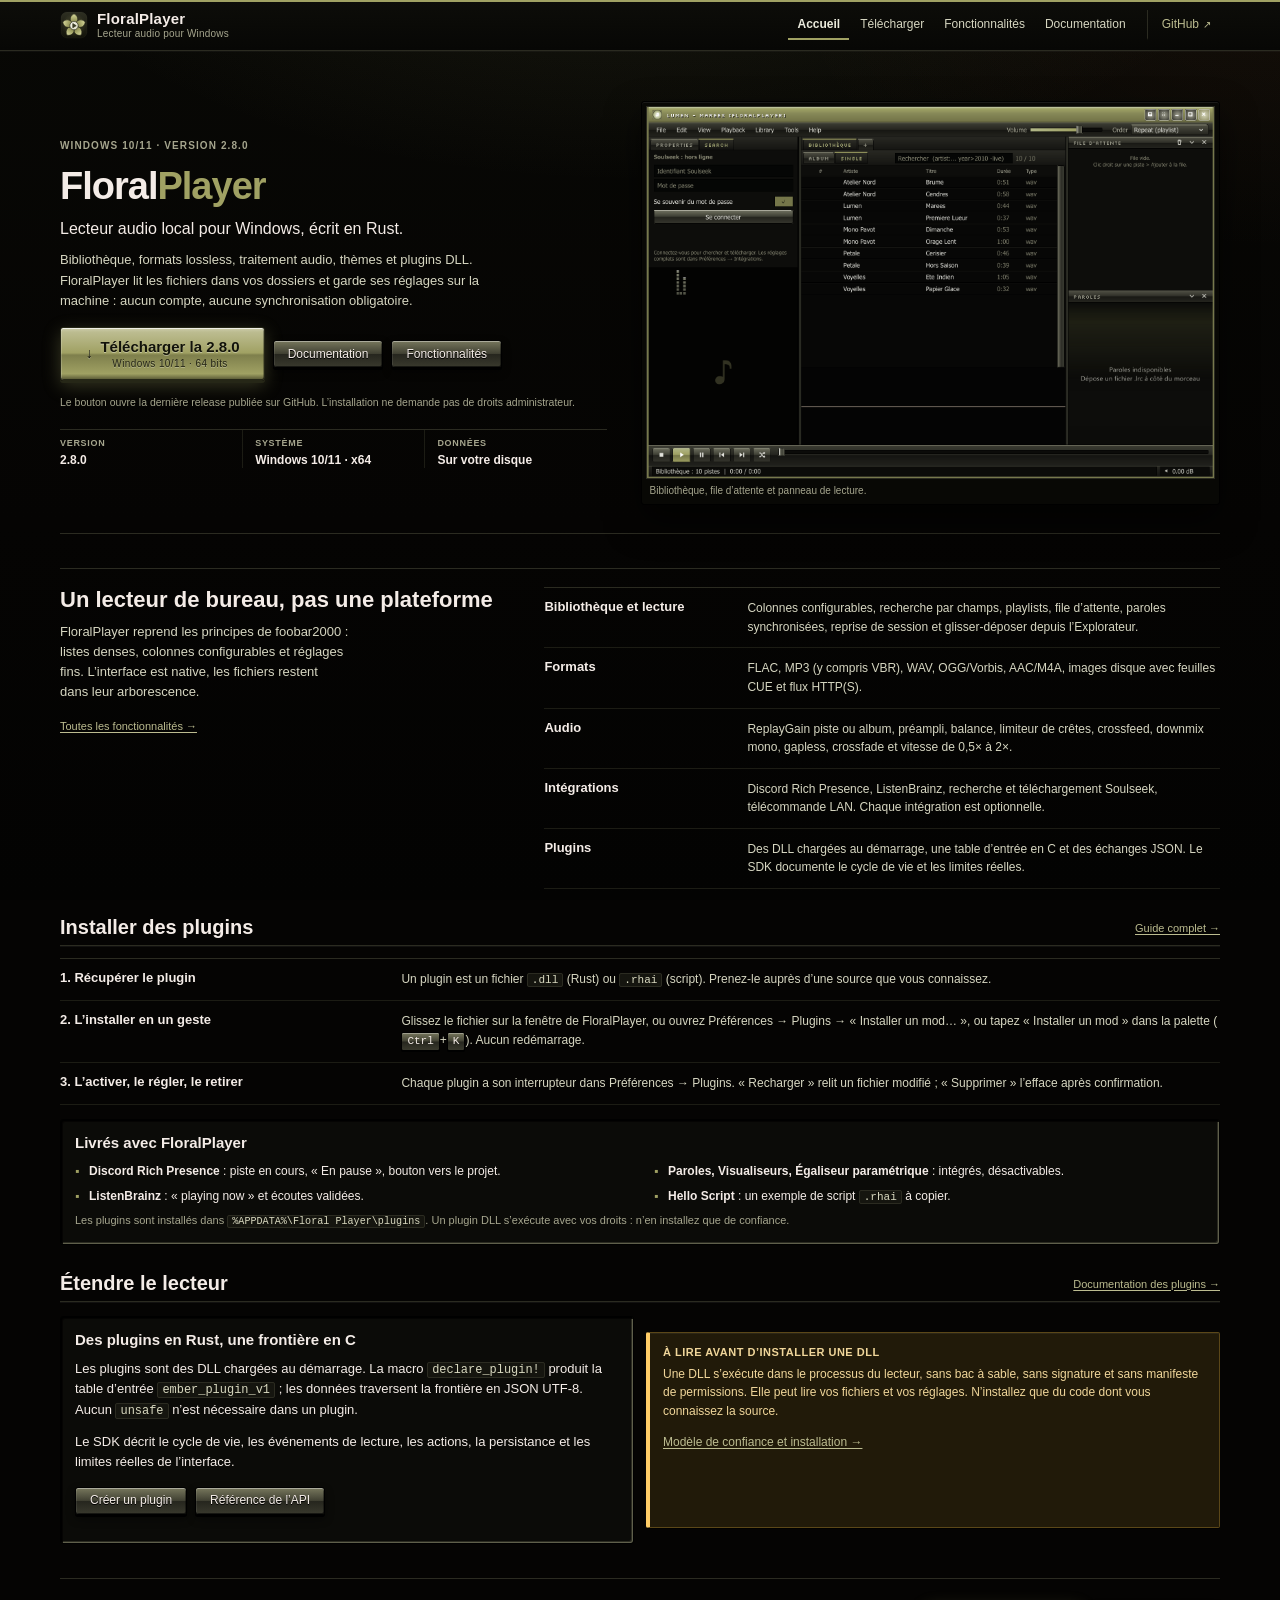
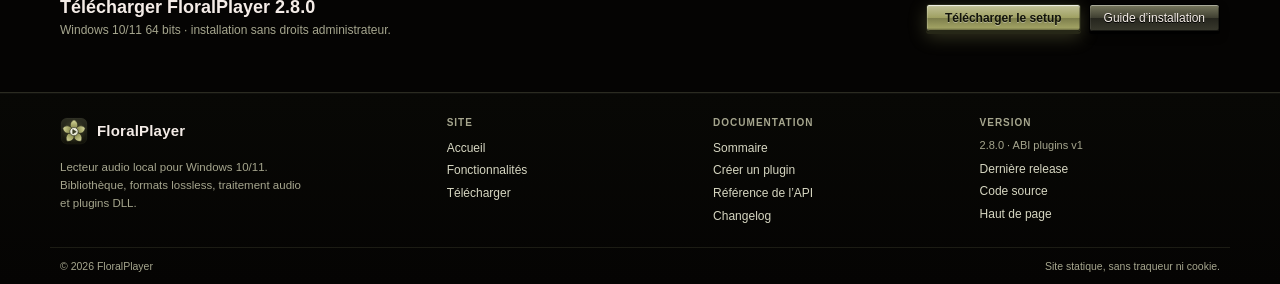
<file: index.html>
<!doctype html>
<html lang="fr">
<head>
  <meta charset="utf-8">
  <meta name="viewport" content="width=device-width, initial-scale=1">
  <title>FloralPlayer — lecteur audio local pour Windows</title>
  <meta name="description" content="FloralPlayer est un lecteur audio local pour Windows : bibliothèque, formats lossless, DSP, playlists, thèmes et plugins DLL. Aucun compte, aucun nuage.">
  <link rel="icon" href="assets/favicon.svg" type="image/svg+xml">
  <link rel="stylesheet" href="css/style.css">
  <script src="js/config.js" defer></script>
  <script src="js/layout.js" defer></script>
</head>
<body data-page="home">
  <a class="skip-link" href="#main">Aller au contenu</a>
  <div id="site-header"></div>

  <main id="main" class="wrap">
    <section class="hero" aria-labelledby="hero-title">
      <div class="hero__text">
        <p class="hero__kicker">Windows 10/11 · version <span data-version>2.8.0</span></p>
        <h1 id="hero-title">Floral<span class="accent">Player</span></h1>
        <p class="hero__tagline">Lecteur audio local pour Windows, écrit en Rust.</p>
        <p class="hero__desc">
          Bibliothèque, formats lossless, traitement audio, thèmes et plugins DLL.
          FloralPlayer lit les fichiers dans vos dossiers et garde ses réglages sur la machine :
          aucun compte, aucune synchronisation obligatoire.
        </p>

        <div class="button-row">
          <a class="button button--primary button--large" data-download-link href="https://github.com/melyrobaz/melyrobaz.github.io/releases/download/v2.8.0/FloralPlayer-2.8.0-Setup.exe">
            <span class="button__icon" aria-hidden="true">↓</span>
            <span>
              Télécharger la <span data-version>2.8.0</span>
              <span class="button__sub">Windows 10/11 · 64 bits</span>
            </span>
          </a>
          <a class="button" href="docs/index.html">Documentation</a>
          <a class="button" href="features.html">Fonctionnalités</a>
        </div>

        <p class="hero__note">
          Le bouton ouvre la dernière release publiée sur GitHub. L’installation ne demande
          pas de droits administrateur.
        </p>

        <dl class="facts">
          <div>
            <dt>Version</dt>
            <dd><span data-version>2.8.0</span></dd>
          </div>
          <div>
            <dt>Système</dt>
            <dd>Windows 10/11 · x64</dd>
          </div>
          <div>
            <dt>Données</dt>
            <dd>Sur votre disque</dd>
          </div>
        </dl>
      </div>

      <div class="hero__media">
        <figure class="shot">
          <div class="shot__canvas">
            <img src="assets/capture-sombre.png" width="1650" height="1080" alt="Capture de FloralPlayer : bibliothèque en liste, file d’attente, paroles et contrôles de lecture, thème sombre vert olive." decoding="async">
          </div>
          <figcaption>Bibliothèque, file d’attente et panneau de lecture.</figcaption>
        </figure>
      </div>
    </section>

    <section class="section section--split" aria-labelledby="why-title">
      <div class="section-intro">
        <h2 id="why-title">Un lecteur de bureau, pas une plateforme</h2>
        <p>
          FloralPlayer reprend les principes de foobar2000 : listes denses, colonnes
          configurables et réglages fins. L’interface est native, les fichiers restent
          dans leur arborescence.
        </p>
        <a class="section-head__link" href="features.html">Toutes les fonctionnalités →</a>
      </div>

      <ul class="ledger">
        <li>
          <h3>Bibliothèque et lecture</h3>
          <p>Colonnes configurables, recherche par champs, playlists, file d’attente, paroles synchronisées, reprise de session et glisser-déposer depuis l’Explorateur.</p>
        </li>
        <li>
          <h3>Formats</h3>
          <p>FLAC, MP3 (y compris VBR), WAV, OGG/Vorbis, AAC/M4A, images disque avec feuilles CUE et flux HTTP(S).</p>
        </li>
        <li>
          <h3>Audio</h3>
          <p>ReplayGain piste ou album, préampli, balance, limiteur de crêtes, crossfeed, downmix mono, gapless, crossfade et vitesse de 0,5× à 2×.</p>
        </li>
        <li>
          <h3>Intégrations</h3>
          <p>Discord Rich Presence, ListenBrainz, recherche et téléchargement Soulseek, télécommande LAN. Chaque intégration est optionnelle.</p>
        </li>
        <li>
          <h3>Plugins</h3>
          <p>Des DLL chargées au démarrage, une table d’entrée en C et des échanges JSON. Le SDK documente le cycle de vie et les limites réelles.</p>
        </li>
      </ul>
    </section>

    <section class="section" aria-labelledby="plugins-title" id="plugins">
      <div class="section-head">
        <h2 id="plugins-title">Installer des plugins</h2>
        <a class="section-head__link" href="docs/mods.html">Guide complet →</a>
      </div>

      <ul class="ledger">
        <li>
          <h3>1. Récupérer le plugin</h3>
          <p>Un plugin est un fichier <code>.dll</code> (Rust) ou <code>.rhai</code> (script). Prenez-le auprès d’une source que vous connaissez.</p>
        </li>
        <li>
          <h3>2. L’installer en un geste</h3>
          <p>Glissez le fichier sur la fenêtre de FloralPlayer, ou ouvrez Préférences → Plugins → « Installer un mod… », ou tapez « Installer un mod » dans la palette (<kbd>Ctrl</kbd>+<kbd>K</kbd>). Aucun redémarrage.</p>
        </li>
        <li>
          <h3>3. L’activer, le régler, le retirer</h3>
          <p>Chaque plugin a son interrupteur dans Préférences → Plugins. « Recharger » relit un fichier modifié ; « Supprimer » l’efface après confirmation.</p>
        </li>
      </ul>

      <div class="panel panel--paper" style="margin-top:14px">
        <h3>Livrés avec FloralPlayer</h3>
        <ul class="feature-list">
          <li><strong>Discord Rich Presence</strong> : piste en cours, « En pause », bouton vers le projet.</li>
          <li><strong>ListenBrainz</strong> : « playing now » et écoutes validées.</li>
          <li><strong>Paroles, Visualiseurs, Égaliseur paramétrique</strong> : intégrés, désactivables.</li>
          <li><strong>Hello Script</strong> : un exemple de script <code>.rhai</code> à copier.</li>
        </ul>
        <p class="small muted">
          Les plugins sont installés dans <code>%APPDATA%\Floral Player\plugins</code>. Un plugin DLL
          s’exécute avec vos droits : n’en installez que de confiance.
        </p>
      </div>
    </section>

    <section class="section" aria-labelledby="dev-title">
      <div class="section-head">
        <h2 id="dev-title">Étendre le lecteur</h2>
        <a class="section-head__link" href="docs/index.html">Documentation des plugins →</a>
      </div>

      <div class="split">
        <div class="panel panel--paper">
          <h3>Des plugins en Rust, une frontière en C</h3>
          <p>
            Les plugins sont des DLL chargées au démarrage. La macro <code>declare_plugin!</code>
            produit la table d’entrée <code>ember_plugin_v1</code> ; les données traversent la
            frontière en JSON UTF-8. Aucun <code>unsafe</code> n’est nécessaire dans un plugin.
          </p>
          <p>
            Le SDK décrit le cycle de vie, les événements de lecture, les actions, la persistance
            et les limites réelles de l’interface.
          </p>
          <div class="button-row">
            <a class="button" href="docs/getting-started.html">Créer un plugin</a>
            <a class="button" href="docs/plugin-api.html">Référence de l’API</a>
          </div>
        </div>

        <div class="callout callout--warn">
          <p class="callout__title">À lire avant d’installer une DLL</p>
          <p>
            Une DLL s’exécute dans le processus du lecteur, sans bac à sable, sans signature et
            sans manifeste de permissions. Elle peut lire vos fichiers et vos réglages. N’installez
            que du code dont vous connaissez la source.
          </p>
          <p><a href="docs/plugin-structure.html#confiance">Modèle de confiance et installation →</a></p>
        </div>
      </div>
    </section>

    <div class="cta-band">
      <div>
        <h2>Télécharger FloralPlayer <span data-version>2.8.0</span></h2>
        <p>Windows 10/11 64 bits · installation sans droits administrateur.</p>
      </div>
      <div class="button-row m-0">
        <a class="button button--primary" data-download-link href="https://github.com/melyrobaz/melyrobaz.github.io/releases/download/v2.8.0/FloralPlayer-2.8.0-Setup.exe">Télécharger le setup</a>
        <a class="button" href="download.html">Guide d’installation</a>
      </div>
    </div>
  </main>

  <div id="site-footer"></div>
</body>
</html>
</file>
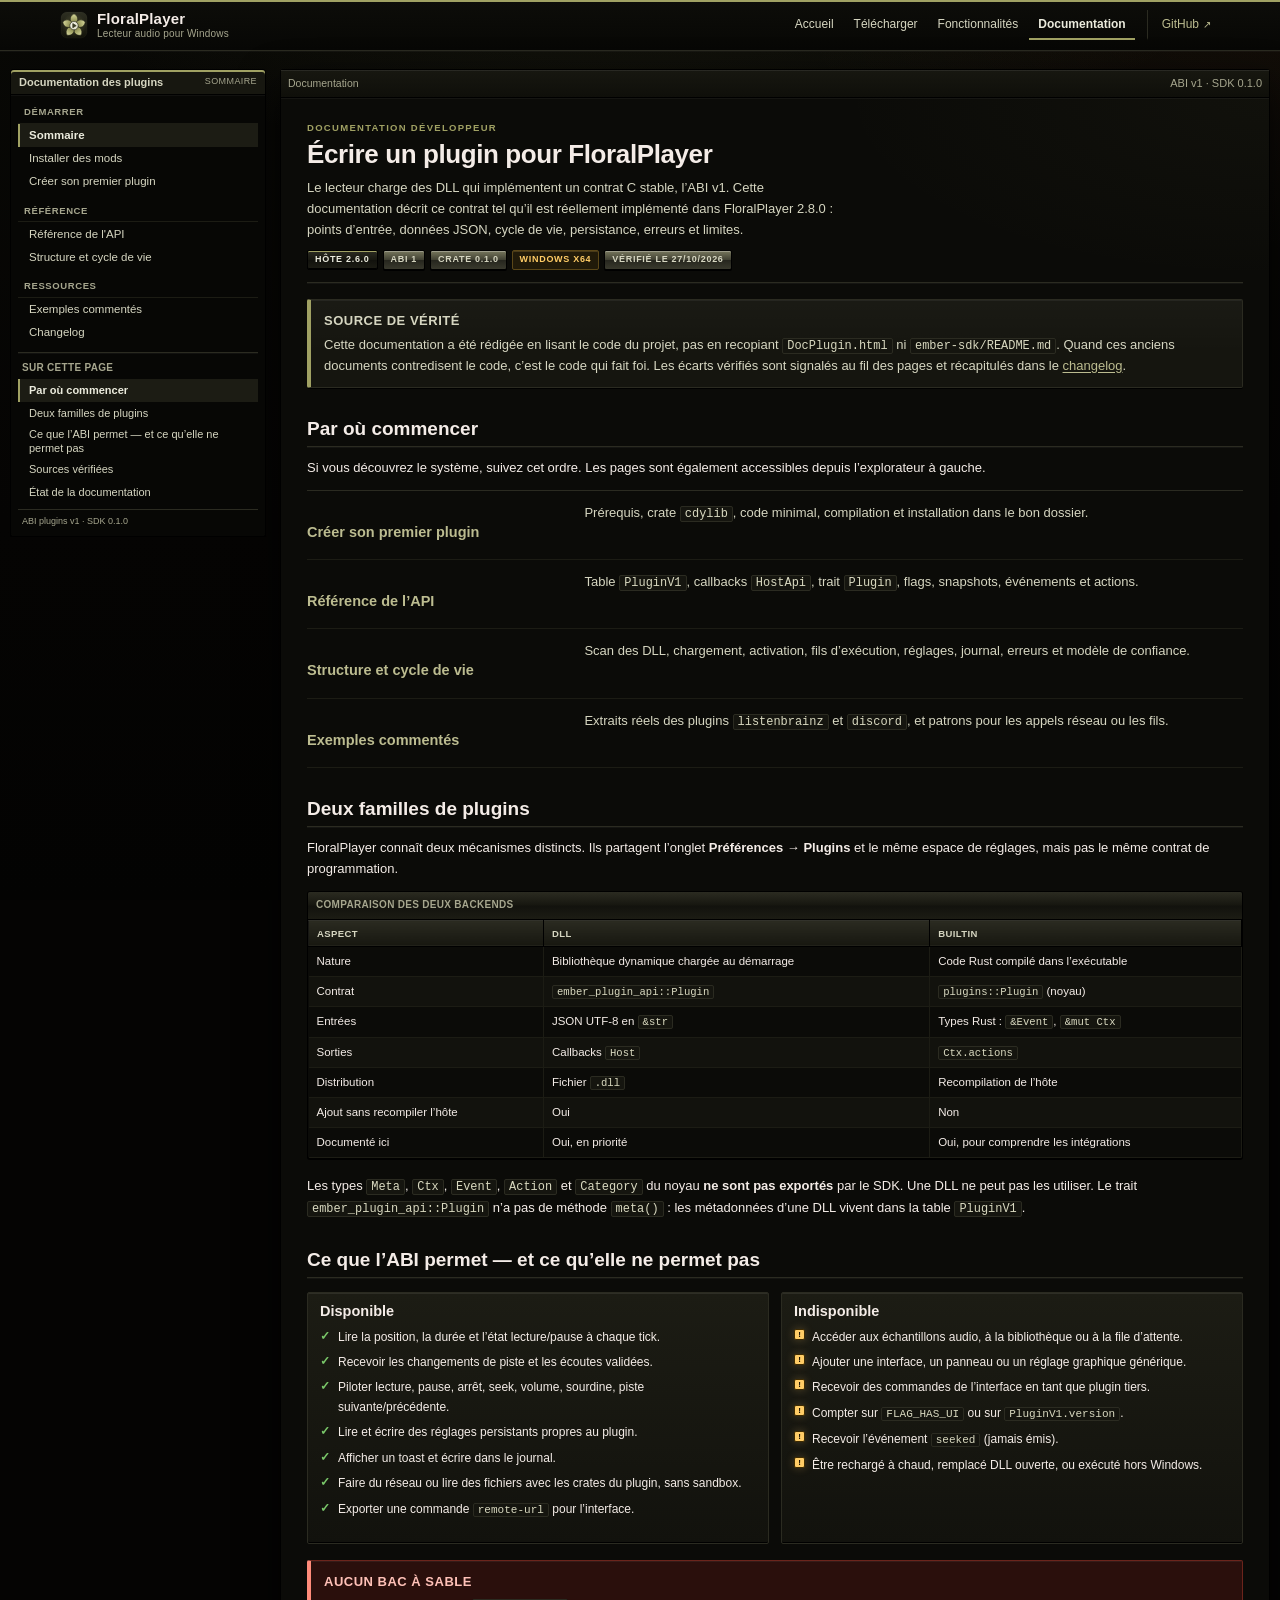
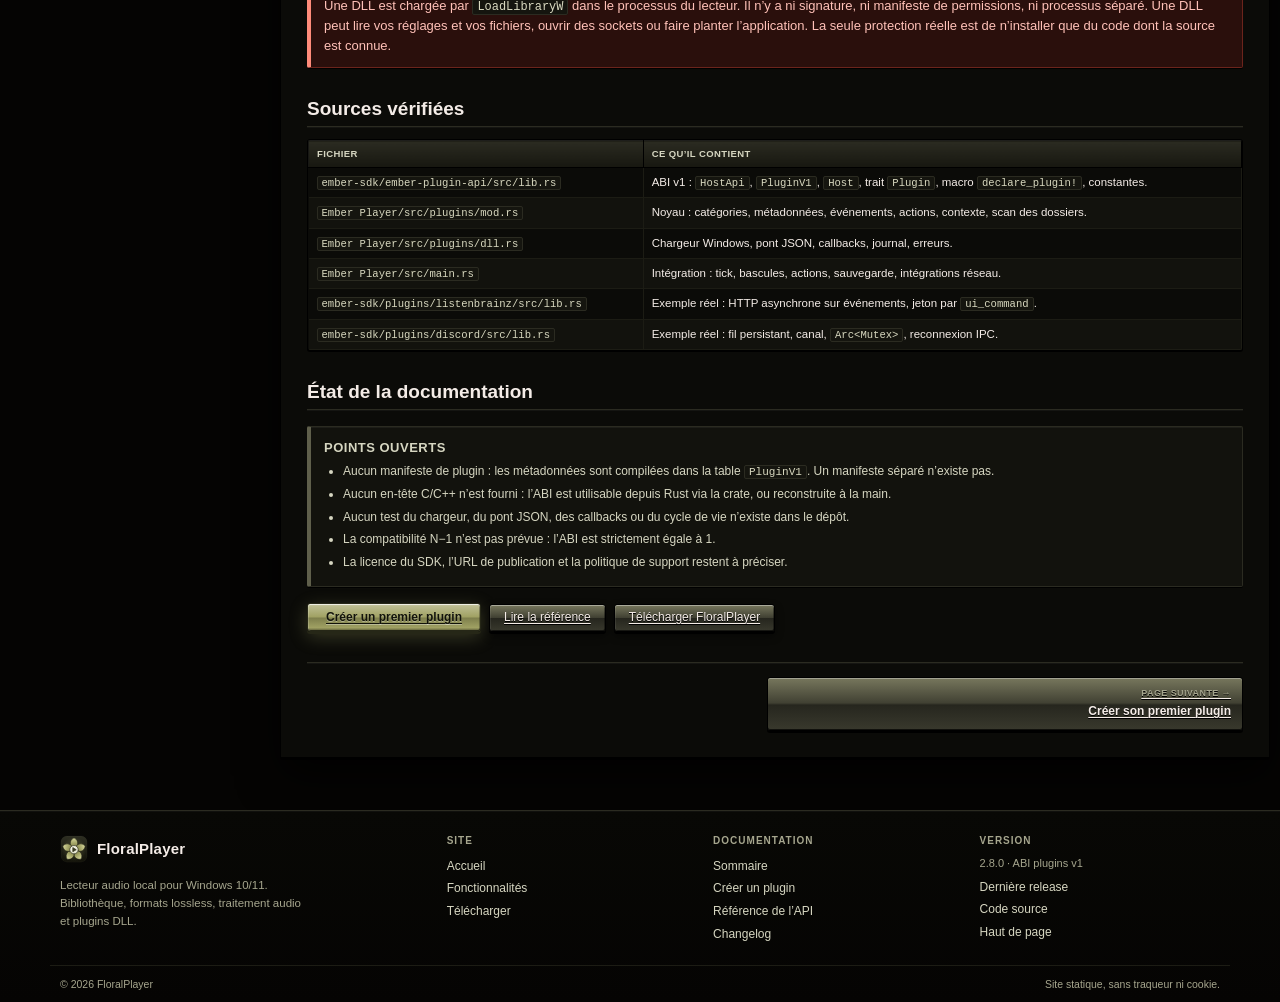
<file: docs/index.html>
<!doctype html>
<html lang="fr">
<head>
  <meta charset="utf-8">
  <meta name="viewport" content="width=device-width, initial-scale=1">
  <title>Documentation des plugins — FloralPlayer</title>
  <meta name="description" content="Documentation du système de plugins DLL de FloralPlayer 2.6.0 : ABI v1, cycle de vie, API, installation et limites réelles.">
  <link rel="icon" href="../assets/favicon.svg" type="image/svg+xml">
  <link rel="stylesheet" href="../css/style.css">
  <script src="../js/config.js" defer></script>
  <script src="../js/layout.js" defer></script>
  <script src="../js/docs.js" defer></script>
</head>
<body data-page="docs" data-doc="index">
  <a class="skip-link" href="#main">Aller au contenu</a>
  <div id="site-header"></div>

  <main id="main" class="wrap wrap--docs">
    <div class="docs-layout">
      <aside class="docs-sidebar" data-docs-sidebar>
        <noscript>
          <div class="panel">
            <h3>Sommaire</h3>
            <ul>
              <li><a href="index.html">Sommaire</a></li>
              <li><a href="getting-started.html">Créer son premier plugin</a></li>
              <li><a href="plugin-api.html">Référence de l’API</a></li>
              <li><a href="plugin-structure.html">Structure et cycle de vie</a></li>
              <li><a href="examples.html">Exemples commentés</a></li>
              <li><a href="changelog.html">Changelog</a></li>
            </ul>
          </div>
        </noscript>
      </aside>

      <article class="doc-window">
        <div class="doc-toolbar">
          <nav class="breadcrumb" data-doc-breadcrumb aria-label="Fil d’Ariane"></nav>
          <span class="small muted doc-toolbar__note">ABI v1 · SDK 0.1.0</span>
        </div>

        <div class="doc-content">
          <span class="doc-kicker">Documentation développeur</span>
          <h1 class="doc-title">Écrire un plugin pour FloralPlayer</h1>
          <p class="doc-lede">
            Le lecteur charge des DLL qui implémentent un contrat C stable, l’ABI v1.
            Cette documentation décrit ce contrat tel qu’il est réellement implémenté dans
            FloralPlayer <span data-version>2.8.0</span> : points d’entrée, données JSON,
            cycle de vie, persistance, erreurs et limites.
          </p>

          <div class="doc-meta">
            <span class="badge badge--blue">Hôte 2.6.0</span>
            <span class="badge">ABI 1</span>
            <span class="badge">Crate 0.1.0</span>
            <span class="badge badge--warn">Windows x64</span>
            <span class="badge">Vérifié le 27/10/2026</span>
          </div>

          <div class="callout">
            <p class="callout__title">Source de vérité</p>
            <p>
              Cette documentation a été rédigée en lisant le code du projet, pas en recopiant
              <code>DocPlugin.html</code> ni <code>ember-sdk/README.md</code>. Quand ces anciens
              documents contredisent le code, c’est le code qui fait foi.
              Les écarts vérifiés sont signalés au fil des pages et récapitulés dans le
              <a href="changelog.html">changelog</a>.
            </p>
          </div>

          <h2 id="parcours">Par où commencer</h2>
          <p>
            Si vous découvrez le système, suivez cet ordre. Les pages sont également accessibles
            depuis l’explorateur à gauche.
          </p>

          <ul class="ledger ledger--docs">
            <li>
              <h3><a href="getting-started.html">Créer son premier plugin</a></h3>
              <p>Prérequis, crate <code>cdylib</code>, code minimal, compilation et installation dans le bon dossier.</p>
            </li>
            <li>
              <h3><a href="plugin-api.html">Référence de l’API</a></h3>
              <p>Table <code>PluginV1</code>, callbacks <code>HostApi</code>, trait <code>Plugin</code>, flags, snapshots, événements et actions.</p>
            </li>
            <li>
              <h3><a href="plugin-structure.html">Structure et cycle de vie</a></h3>
              <p>Scan des DLL, chargement, activation, fils d’exécution, réglages, journal, erreurs et modèle de confiance.</p>
            </li>
            <li>
              <h3><a href="examples.html">Exemples commentés</a></h3>
              <p>Extraits réels des plugins <code>listenbrainz</code> et <code>discord</code>, et patrons pour les appels réseau ou les fils.</p>
            </li>
          </ul>

          <h2 id="familles">Deux familles de plugins</h2>
          <p>
            FloralPlayer connaît deux mécanismes distincts. Ils partagent l’onglet
            <strong>Préférences → Plugins</strong> et le même espace de réglages, mais pas le même
            contrat de programmation.
          </p>

          <div class="table-wrap">
            <table>
              <caption>Comparaison des deux backends</caption>
              <thead>
                <tr><th scope="col">Aspect</th><th scope="col">DLL</th><th scope="col">Builtin</th></tr>
              </thead>
              <tbody>
                <tr><td>Nature</td><td>Bibliothèque dynamique chargée au démarrage</td><td>Code Rust compilé dans l’exécutable</td></tr>
                <tr><td>Contrat</td><td><code>ember_plugin_api::Plugin</code></td><td><code>plugins::Plugin</code> (noyau)</td></tr>
                <tr><td>Entrées</td><td>JSON UTF-8 en <code>&amp;str</code></td><td>Types Rust : <code>&amp;Event</code>, <code>&amp;mut Ctx</code></td></tr>
                <tr><td>Sorties</td><td>Callbacks <code>Host</code></td><td><code>Ctx.actions</code></td></tr>
                <tr><td>Distribution</td><td>Fichier <code>.dll</code></td><td>Recompilation de l’hôte</td></tr>
                <tr><td>Ajout sans recompiler l’hôte</td><td>Oui</td><td>Non</td></tr>
                <tr><td>Documenté ici</td><td>Oui, en priorité</td><td>Oui, pour comprendre les intégrations</td></tr>
              </tbody>
            </table>
          </div>

          <p>
            Les types <code>Meta</code>, <code>Ctx</code>, <code>Event</code>, <code>Action</code> et
            <code>Category</code> du noyau <strong>ne sont pas exportés</strong> par le SDK. Une DLL
            ne peut pas les utiliser. Le trait <code>ember_plugin_api::Plugin</code> n’a pas de
            méthode <code>meta()</code> : les métadonnées d’une DLL vivent dans la table
            <code>PluginV1</code>.
          </p>

          <h2 id="capacites">Ce que l’ABI permet — et ce qu’elle ne permet pas</h2>
          <div class="split">
            <div class="note-box">
              <h3>Disponible</h3>
              <ul class="tick-list">
                <li>Lire la position, la durée et l’état lecture/pause à chaque tick.</li>
                <li>Recevoir les changements de piste et les écoutes validées.</li>
                <li>Piloter lecture, pause, arrêt, seek, volume, sourdine, piste suivante/précédente.</li>
                <li>Lire et écrire des réglages persistants propres au plugin.</li>
                <li>Afficher un toast et écrire dans le journal.</li>
                <li>Faire du réseau ou lire des fichiers avec les crates du plugin, sans sandbox.</li>
                <li>Exporter une commande <code>remote-url</code> pour l’interface.</li>
              </ul>
            </div>
            <div class="note-box">
              <h3>Indisponible</h3>
              <ul class="warn-list">
                <li>Accéder aux échantillons audio, à la bibliothèque ou à la file d’attente.</li>
                <li>Ajouter une interface, un panneau ou un réglage graphique générique.</li>
                <li>Recevoir des commandes de l’interface en tant que plugin tiers.</li>
                <li>Compter sur <code>FLAG_HAS_UI</code> ou sur <code>PluginV1.version</code>.</li>
                <li>Recevoir l’événement <code>seeked</code> (jamais émis).</li>
                <li>Être rechargé à chaud, remplacé DLL ouverte, ou exécuté hors Windows.</li>
              </ul>
            </div>
          </div>

          <div class="callout callout--danger">
            <p class="callout__title">Aucun bac à sable</p>
            <p>
              Une DLL est chargée par <code>LoadLibraryW</code> dans le processus du lecteur.
              Il n’y a ni signature, ni manifeste de permissions, ni processus séparé. Une DLL
              peut lire vos réglages et vos fichiers, ouvrir des sockets ou faire planter
              l’application. La seule protection réelle est de n’installer que du code dont la
              source est connue.
            </p>
          </div>

          <h2 id="sources">Sources vérifiées</h2>
          <div class="table-wrap">
            <table>
              <thead>
                <tr><th scope="col">Fichier</th><th scope="col">Ce qu’il contient</th></tr>
              </thead>
              <tbody>
                <tr><td><code>ember-sdk/ember-plugin-api/src/lib.rs</code></td><td>ABI v1 : <code>HostApi</code>, <code>PluginV1</code>, <code>Host</code>, trait <code>Plugin</code>, macro <code>declare_plugin!</code>, constantes.</td></tr>
                <tr><td><code>Ember Player/src/plugins/mod.rs</code></td><td>Noyau : catégories, métadonnées, événements, actions, contexte, scan des dossiers.</td></tr>
                <tr><td><code>Ember Player/src/plugins/dll.rs</code></td><td>Chargeur Windows, pont JSON, callbacks, journal, erreurs.</td></tr>
                <tr><td><code>Ember Player/src/main.rs</code></td><td>Intégration : tick, bascules, actions, sauvegarde, intégrations réseau.</td></tr>
                <tr><td><code>ember-sdk/plugins/listenbrainz/src/lib.rs</code></td><td>Exemple réel : HTTP asynchrone sur événements, jeton par <code>ui_command</code>.</td></tr>
                <tr><td><code>ember-sdk/plugins/discord/src/lib.rs</code></td><td>Exemple réel : fil persistant, canal, <code>Arc&lt;Mutex&gt;</code>, reconnexion IPC.</td></tr>
              </tbody>
            </table>
          </div>

          <h2 id="etat">État de la documentation</h2>
          <div class="callout callout--flat">
            <p class="callout__title">Points ouverts</p>
            <ul>
              <li>Aucun manifeste de plugin : les métadonnées sont compilées dans la table <code>PluginV1</code>. Un manifeste séparé n’existe pas.</li>
              <li>Aucun en-tête C/C++ n’est fourni : l’ABI est utilisable depuis Rust via la crate, ou reconstruite à la main.</li>
              <li>Aucun test du chargeur, du pont JSON, des callbacks ou du cycle de vie n’existe dans le dépôt.</li>
              <li>La compatibilité N−1 n’est pas prévue : l’ABI est strictement égale à 1.</li>
              <li>La licence du SDK, l’URL de publication et la politique de support restent à préciser.</li>
            </ul>
          </div>

          <div class="button-row">
            <a class="button button--primary" href="getting-started.html">Créer un premier plugin</a>
            <a class="button" href="plugin-api.html">Lire la référence</a>
            <a class="button" href="../download.html">Télécharger FloralPlayer</a>
          </div>

          <nav class="doc-pager" data-doc-pager aria-label="Pages de documentation"></nav>
        </div>
      </article>
    </div>
  </main>

  <div id="site-footer"></div>
</body>
</html>
</file>
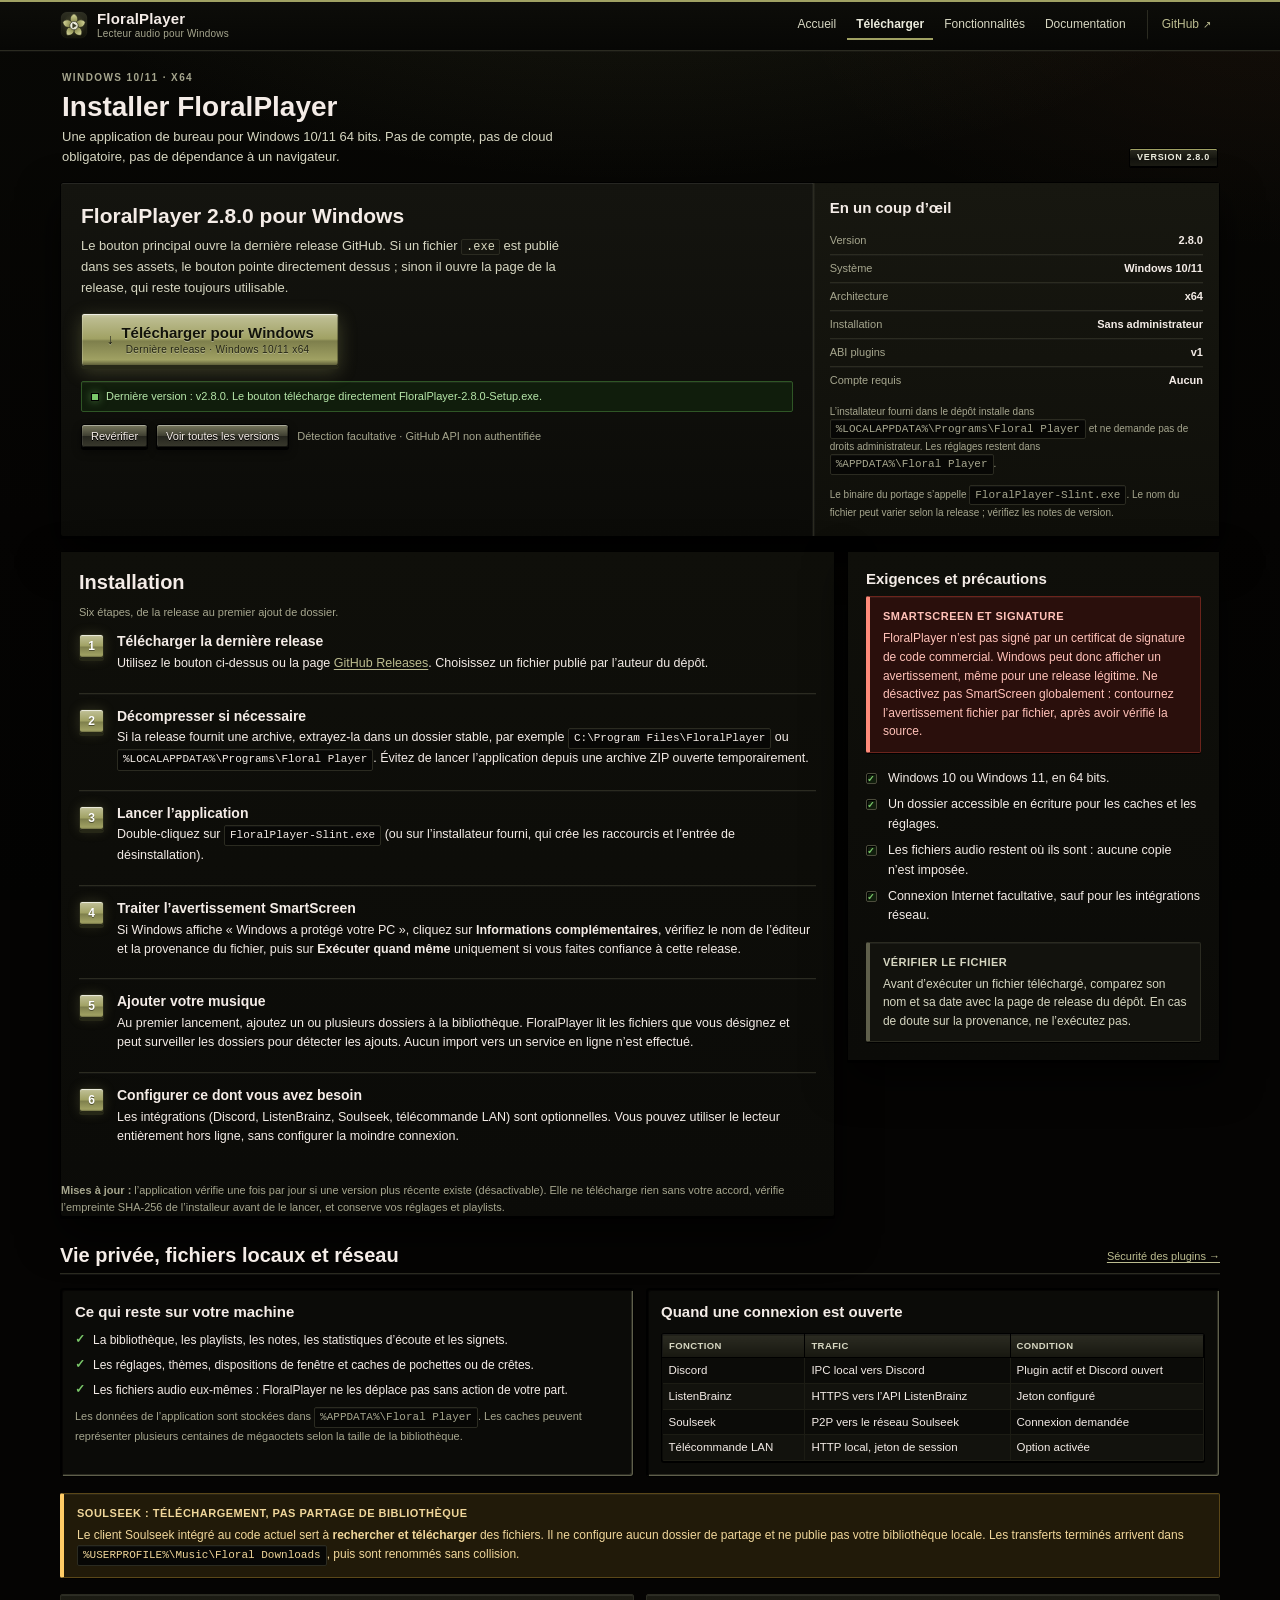
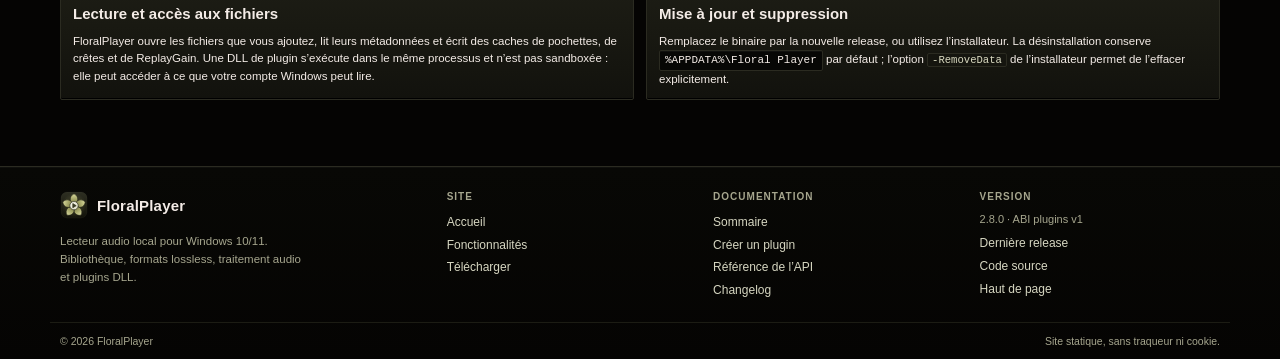
<file: download.html>
<!doctype html>
<html lang="fr">
<head>
  <meta charset="utf-8">
  <meta name="viewport" content="width=device-width, initial-scale=1">
  <title>Télécharger FloralPlayer — Windows 10/11 x64</title>
  <meta name="description" content="Télécharger FloralPlayer pour Windows 10/11 64 bits : installation, avertissement SmartScreen, exigences système, vie privée et intégration Soulseek.">
  <link rel="icon" href="assets/favicon.svg" type="image/svg+xml">
  <link rel="stylesheet" href="css/style.css">
  <script src="js/config.js" defer></script>
  <script src="js/layout.js" defer></script>
  <script src="js/download.js" defer></script>
</head>
<body data-page="download">
  <a class="skip-link" href="#main">Aller au contenu</a>
  <div id="site-header"></div>

  <main id="main" class="wrap">
    <div class="page-head">
      <div>
        <span class="eyebrow">Windows 10/11 · x64</span>
        <h1>Installer FloralPlayer</h1>
        <p>Une application de bureau pour Windows 10/11 64 bits. Pas de compte, pas de cloud obligatoire, pas de dépendance à un navigateur.</p>
      </div>
      <span class="badge badge--blue">Version <span data-version>2.8.0</span></span>
    </div>

    <section class="window" aria-labelledby="download-title">
      <div class="download-top">
        <div class="download-main">
          <h2 id="download-title">FloralPlayer <span data-version>2.8.0</span> pour Windows</h2>
          <p class="lede">
            Le bouton principal ouvre la dernière release GitHub. Si un fichier <code>.exe</code>
            est publié dans ses assets, le bouton pointe directement dessus ; sinon il ouvre la
            page de la release, qui reste toujours utilisable.
          </p>

          <div class="button-row">
            <a class="button button--primary button--large" data-download-link href="https://github.com/melyrobaz/melyrobaz.github.io/releases/download/v2.8.0/FloralPlayer-2.8.0-Setup.exe">
              <span class="button__icon" aria-hidden="true">↓</span>
              <span>
                Télécharger pour Windows
                <span class="button__sub">Dernière release · Windows 10/11 x64</span>
              </span>
            </a>
          </div>

          <p class="release-status" data-release-status role="status" aria-live="polite" aria-busy="true">
            Recherche de la dernière version sur GitHub…
          </p>

          <div class="release-actions">
            <button class="button button--small" type="button" data-release-retry>Revérifier</button>
            <a class="button button--small" data-release-link href="https://github.com/melyrobaz/melyrobaz.github.io/releases/latest">Voir toutes les versions</a>
            <span class="small muted">Détection facultative · GitHub API non authentifiée</span>
          </div>

          <noscript>
            <div class="callout callout--warn mt-sm">
              <p class="callout__title">JavaScript désactivé</p>
              <p>
                La détection automatique de version ne fonctionne pas. Utilisez directement
                <a href="https://github.com/melyrobaz/melyrobaz.github.io/releases/latest">la page des releases GitHub</a>.
              </p>
            </div>
          </noscript>
        </div>

        <aside class="download-side" aria-labelledby="side-title">
          <h3 id="side-title">En un coup d’œil</h3>
          <ul class="download-facts">
            <li><span class="term">Version</span><span class="value"><span data-version>2.8.0</span></span></li>
            <li><span class="term">Système</span><span class="value">Windows 10/11</span></li>
            <li><span class="term">Architecture</span><span class="value">x64</span></li>
            <li><span class="term">Installation</span><span class="value">Sans administrateur</span></li>
            <li><span class="term">ABI plugins</span><span class="value">v<span data-abi-version>1</span></span></li>
            <li><span class="term">Compte requis</span><span class="value">Aucun</span></li>
          </ul>
          <p class="side-note">
            L’installateur fourni dans le dépôt installe dans <span class="path">%LOCALAPPDATA%\Programs\Floral Player</span>
            et ne demande pas de droits administrateur. Les réglages restent dans
            <span class="path">%APPDATA%\Floral Player</span>.
          </p>
          <p class="side-note">
            Le binaire du portage s’appelle <span class="path">FloralPlayer-Slint.exe</span>.
            Le nom du fichier peut varier selon la release ; vérifiez les notes de version.
          </p>
        </aside>
      </div>
    </section>

    <div class="download-grid">
      <section class="window" aria-labelledby="install-title">
        <div class="window__body">
          <h2 id="install-title">Installation</h2>
          <p class="small muted">Six étapes, de la release au premier ajout de dossier.</p>
          <ol class="steps">
            <li>
              <h3>Télécharger la dernière release</h3>
              <p>
                Utilisez le bouton ci-dessus ou la page
                <a data-release-link href="https://github.com/melyrobaz/melyrobaz.github.io/releases/latest">GitHub Releases</a>.
                Choisissez un fichier publié par l’auteur du dépôt.
              </p>
            </li>
            <li>
              <h3>Décompresser si nécessaire</h3>
              <p>
                Si la release fournit une archive, extrayez-la dans un dossier stable, par exemple
                <span class="path">C:\Program Files\FloralPlayer</span> ou
                <span class="path">%LOCALAPPDATA%\Programs\Floral Player</span>.
                Évitez de lancer l’application depuis une archive ZIP ouverte temporairement.
              </p>
            </li>
            <li>
              <h3>Lancer l’application</h3>
              <p>
                Double-cliquez sur <span class="path">FloralPlayer-Slint.exe</span> (ou sur
                l’installateur fourni, qui crée les raccourcis et l’entrée de désinstallation).
              </p>
            </li>
            <li>
              <h3>Traiter l’avertissement SmartScreen</h3>
              <p>
                Si Windows affiche « Windows a protégé votre PC », cliquez sur
                <strong>Informations complémentaires</strong>, vérifiez le nom de l’éditeur et la
                provenance du fichier, puis sur <strong>Exécuter quand même</strong> uniquement si
                vous faites confiance à cette release.
              </p>
            </li>
            <li>
              <h3>Ajouter votre musique</h3>
              <p>
                Au premier lancement, ajoutez un ou plusieurs dossiers à la bibliothèque.
                FloralPlayer lit les fichiers que vous désignez et peut surveiller les dossiers
                pour détecter les ajouts. Aucun import vers un service en ligne n’est effectué.
              </p>
            </li>
            <li>
              <h3>Configurer ce dont vous avez besoin</h3>
              <p>
                Les intégrations (Discord, ListenBrainz, Soulseek, télécommande LAN) sont
                optionnelles. Vous pouvez utiliser le lecteur entièrement hors ligne, sans
                configurer la moindre connexion.
              </p>
            </li>
          </ol>
        </div>
          <p class="small muted" style="margin-top:12px">
            <strong>Mises à jour :</strong> l’application vérifie une fois par jour si une version plus récente existe
            (désactivable). Elle ne télécharge rien sans votre accord, vérifie l’empreinte SHA-256 de l’installeur
            avant de le lancer, et conserve vos réglages et playlists.
          </p>
      </section>

      <aside class="window" aria-labelledby="before-title">
        <div class="window__body">
          <h2 id="before-title" class="h2-compact">Exigences et précautions</h2>

          <div class="callout callout--danger mt-0">
            <p class="callout__title">SmartScreen et signature</p>
            <p>
              FloralPlayer n’est pas signé par un certificat de signature de code commercial.
              Windows peut donc afficher un avertissement, même pour une release légitime.
              Ne désactivez pas SmartScreen globalement : contournez l’avertissement fichier
              par fichier, après avoir vérifié la source.
            </p>
          </div>

          <ul class="checklist checklist--done">
            <li>Windows 10 ou Windows 11, en 64 bits.</li>
            <li>Un dossier accessible en écriture pour les caches et les réglages.</li>
            <li>Les fichiers audio restent où ils sont : aucune copie n’est imposée.</li>
            <li>Connexion Internet facultative, sauf pour les intégrations réseau.</li>
          </ul>

          <div class="callout callout--flat mb-0">
            <p class="callout__title">Vérifier le fichier</p>
            <p>
              Avant d’exécuter un fichier téléchargé, comparez son nom et sa date avec la page
              de release du dépôt. En cas de doute sur la provenance, ne l’exécutez pas.
            </p>
          </div>
        </div>
      </aside>
    </div>

    <section class="section" id="vie-privee" aria-labelledby="privacy-title">
      <div class="section-head">
        <h2 id="privacy-title">Vie privée, fichiers locaux et réseau</h2>
        <a class="section-head__link" href="docs/plugin-structure.html#confiance">Sécurité des plugins →</a>
      </div>

      <div class="split">
        <div class="panel panel--paper">
          <h3>Ce qui reste sur votre machine</h3>
          <ul class="tick-list">
            <li>La bibliothèque, les playlists, les notes, les statistiques d’écoute et les signets.</li>
            <li>Les réglages, thèmes, dispositions de fenêtre et caches de pochettes ou de crêtes.</li>
            <li>Les fichiers audio eux-mêmes : FloralPlayer ne les déplace pas sans action de votre part.</li>
          </ul>
          <p class="small muted mt-xs">
            Les données de l’application sont stockées dans
            <span class="path">%APPDATA%\Floral Player</span>. Les caches peuvent représenter
            plusieurs centaines de mégaoctets selon la taille de la bibliothèque.
          </p>
        </div>

        <div class="panel panel--paper">
          <h3>Quand une connexion est ouverte</h3>
          <div class="table-wrap mb-0">
            <table class="table--compact">
              <thead>
                <tr><th scope="col">Fonction</th><th scope="col">Trafic</th><th scope="col">Condition</th></tr>
              </thead>
              <tbody>
                <tr><td>Discord</td><td>IPC local vers Discord</td><td>Plugin actif et Discord ouvert</td></tr>
                <tr><td>ListenBrainz</td><td>HTTPS vers l’API ListenBrainz</td><td>Jeton configuré</td></tr>
                <tr><td>Soulseek</td><td>P2P vers le réseau Soulseek</td><td>Connexion demandée</td></tr>
                <tr><td>Télécommande LAN</td><td>HTTP local, jeton de session</td><td>Option activée</td></tr>
              </tbody>
            </table>
          </div>
        </div>
      </div>

      <div class="callout callout--warn">
        <p class="callout__title">Soulseek : téléchargement, pas partage de bibliothèque</p>
        <p>
          Le client Soulseek intégré au code actuel sert à <strong>rechercher et télécharger</strong>
          des fichiers. Il ne configure aucun dossier de partage et ne publie pas votre
          bibliothèque locale. Les transferts terminés arrivent dans
          <span class="path">%USERPROFILE%\Music\Floral Downloads</span>, puis sont renommés sans
          collision.
        </p>
      </div>

      <div class="split">
        <div class="note-box">
          <h3>Lecture et accès aux fichiers</h3>
          <p>
            FloralPlayer ouvre les fichiers que vous ajoutez, lit leurs métadonnées et écrit des
            caches de pochettes, de crêtes et de ReplayGain. Une DLL de plugin s’exécute dans le
            même processus et n’est pas sandboxée : elle peut accéder à ce que votre compte
            Windows peut lire.
          </p>
        </div>
        <div class="note-box">
          <h3>Mise à jour et suppression</h3>
          <p>
            Remplacez le binaire par la nouvelle release, ou utilisez l’installateur. La
            désinstallation conserve <span class="path">%APPDATA%\Floral Player</span> par défaut ;
            l’option <code>-RemoveData</code> de l’installateur permet de l’effacer explicitement.
          </p>
        </div>
      </div>
    </section>
  </main>

  <div id="site-footer"></div>
</body>
</html>
</file>
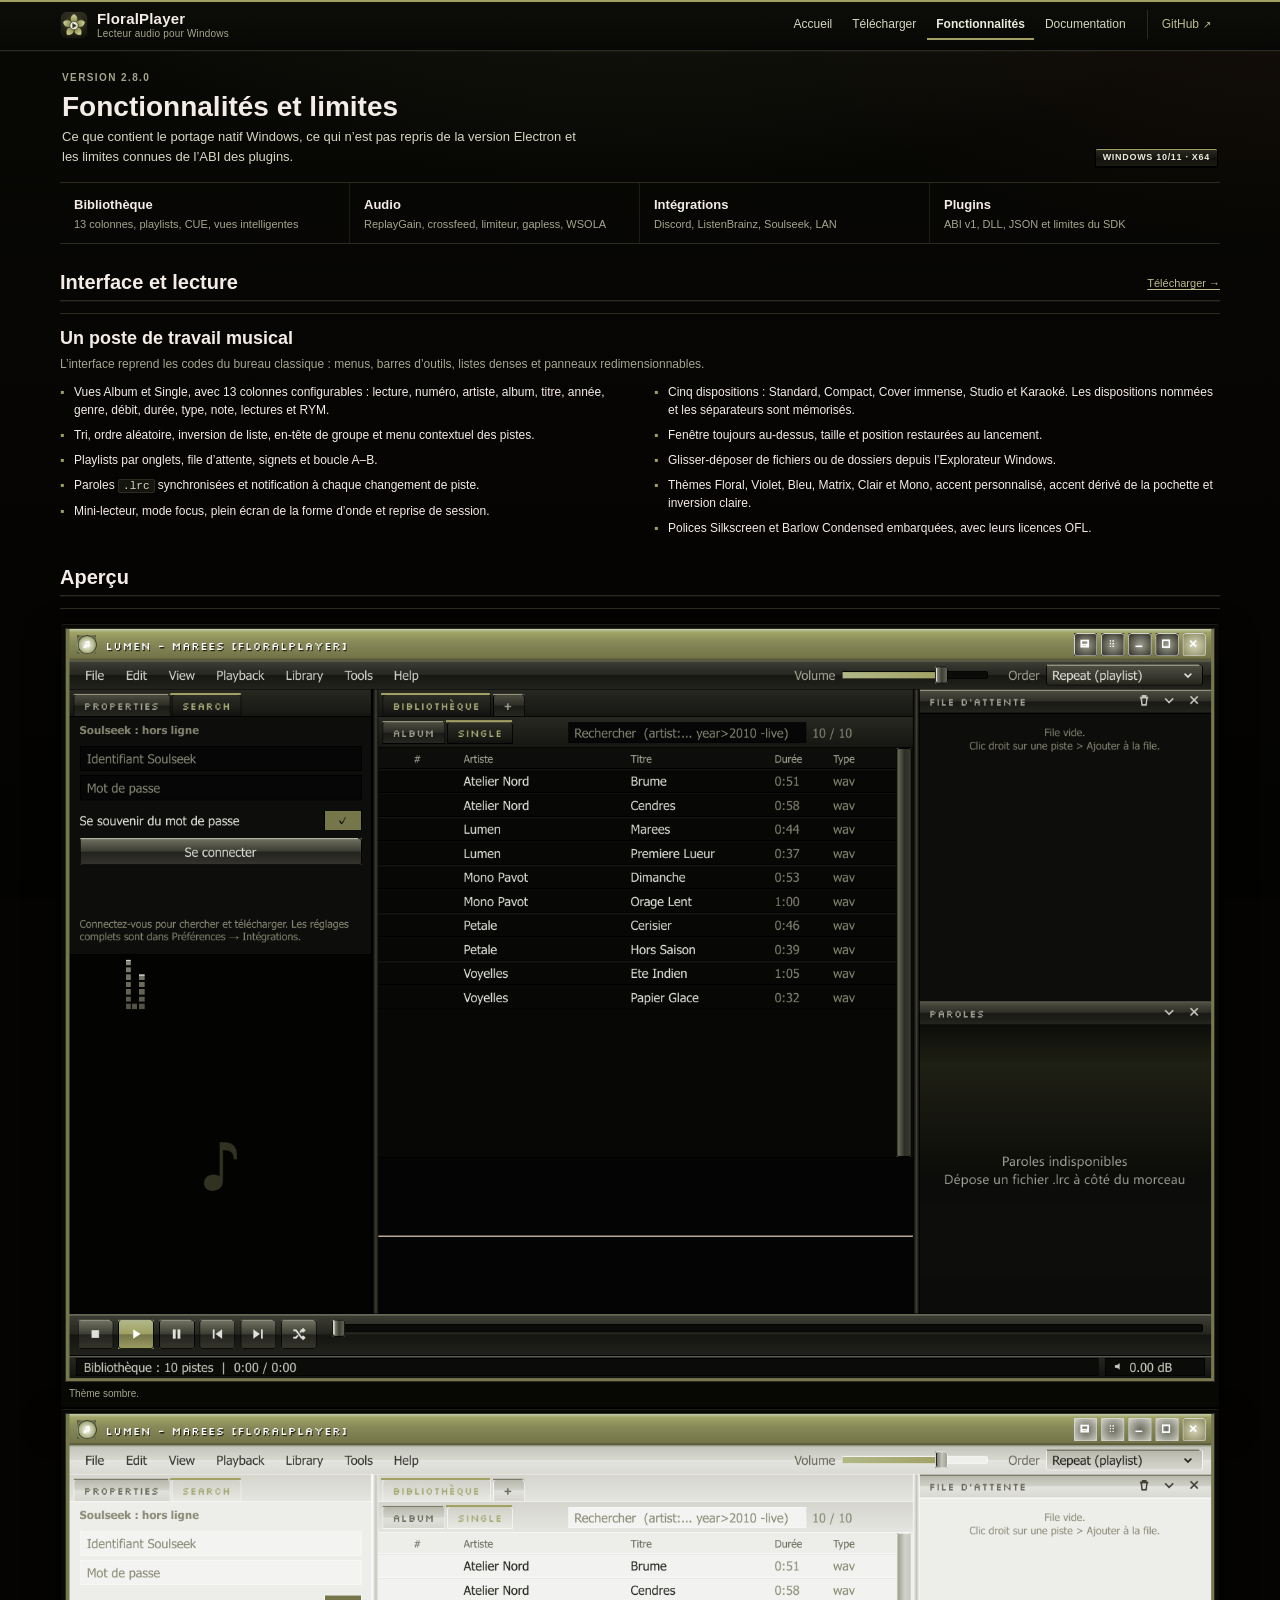
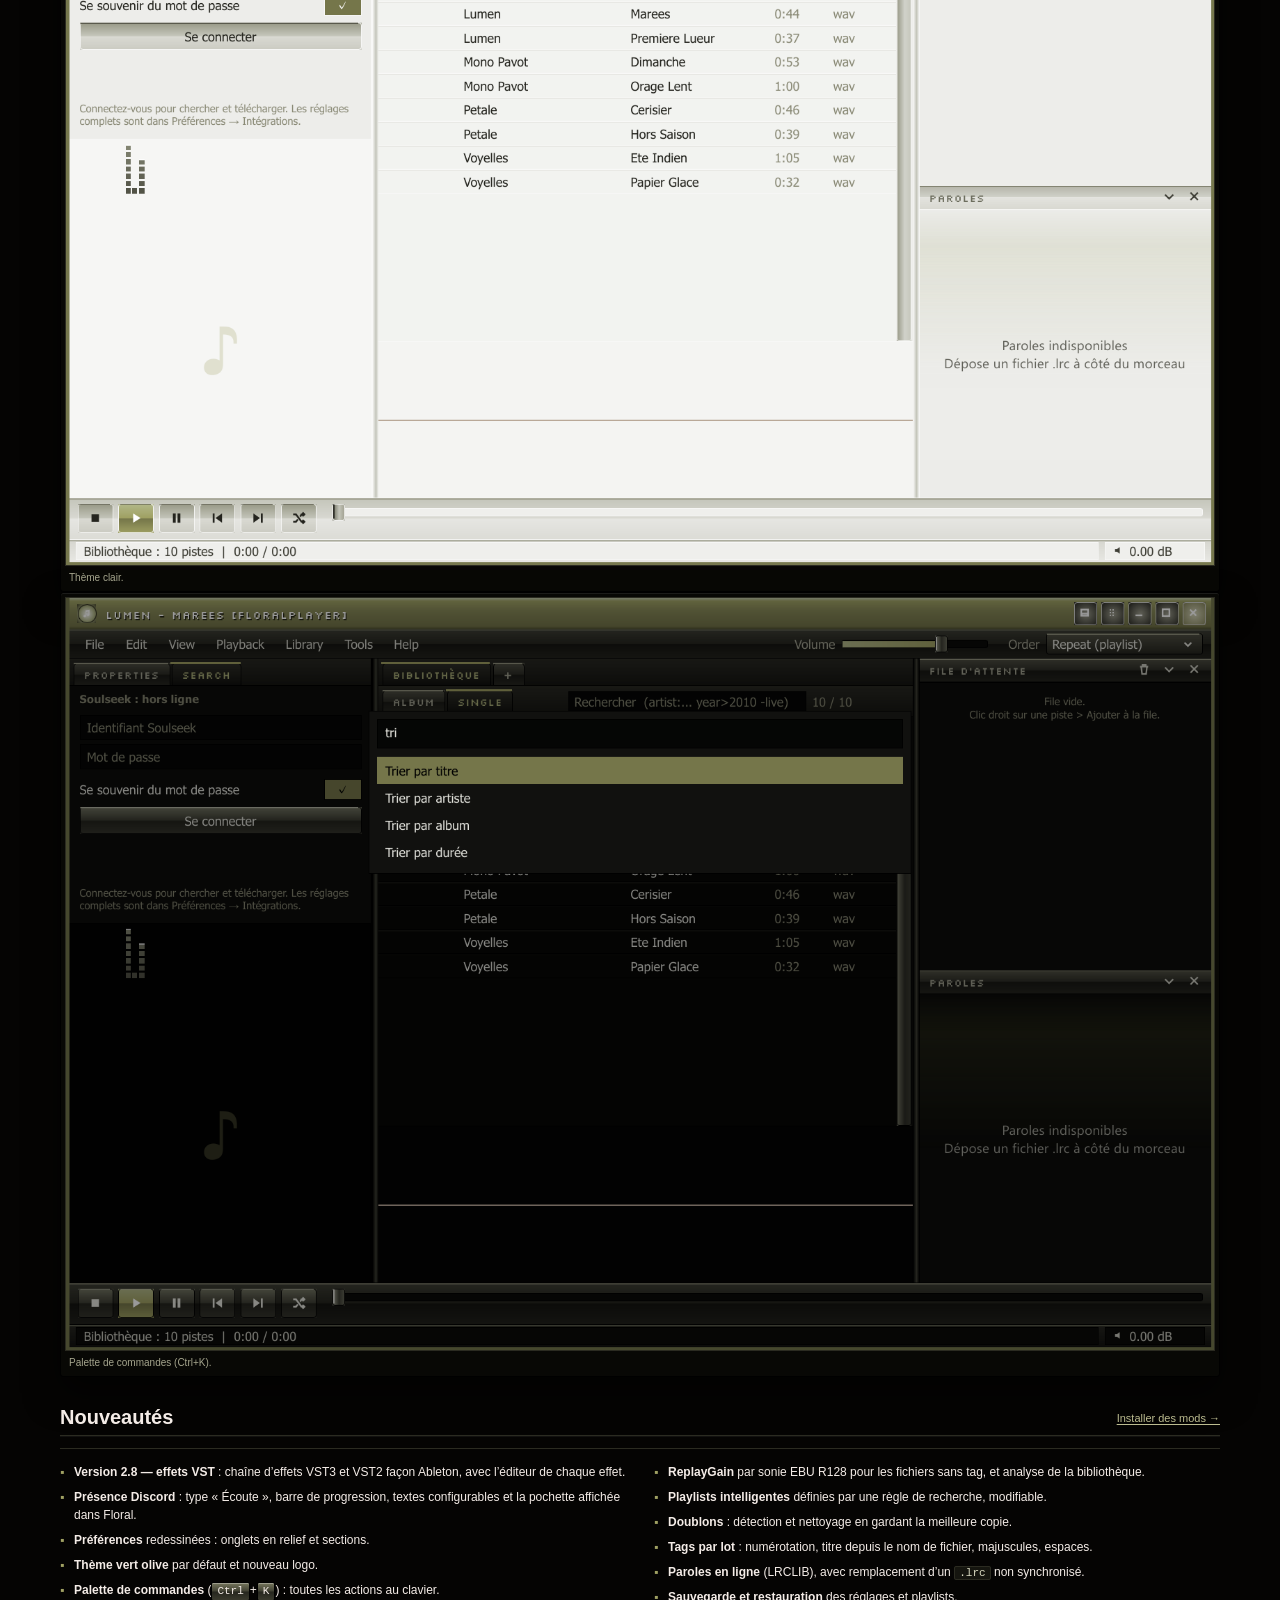
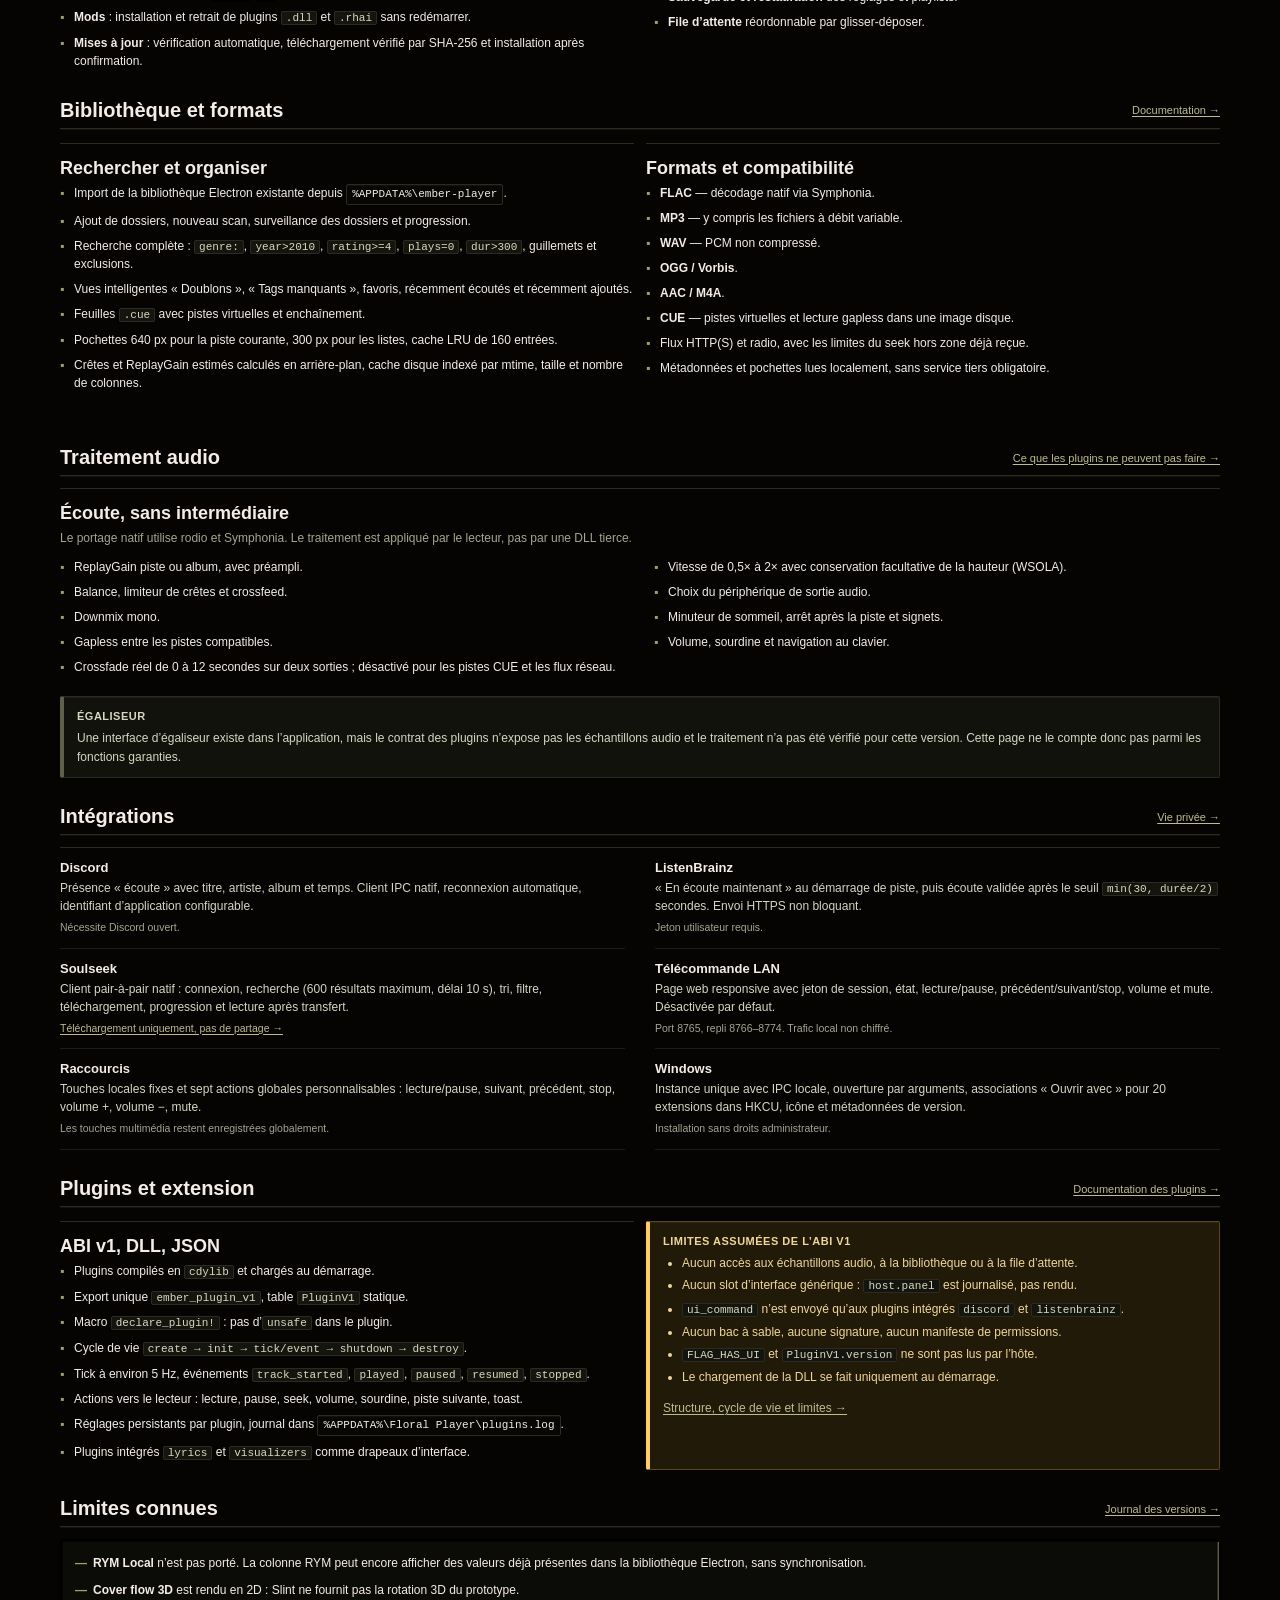
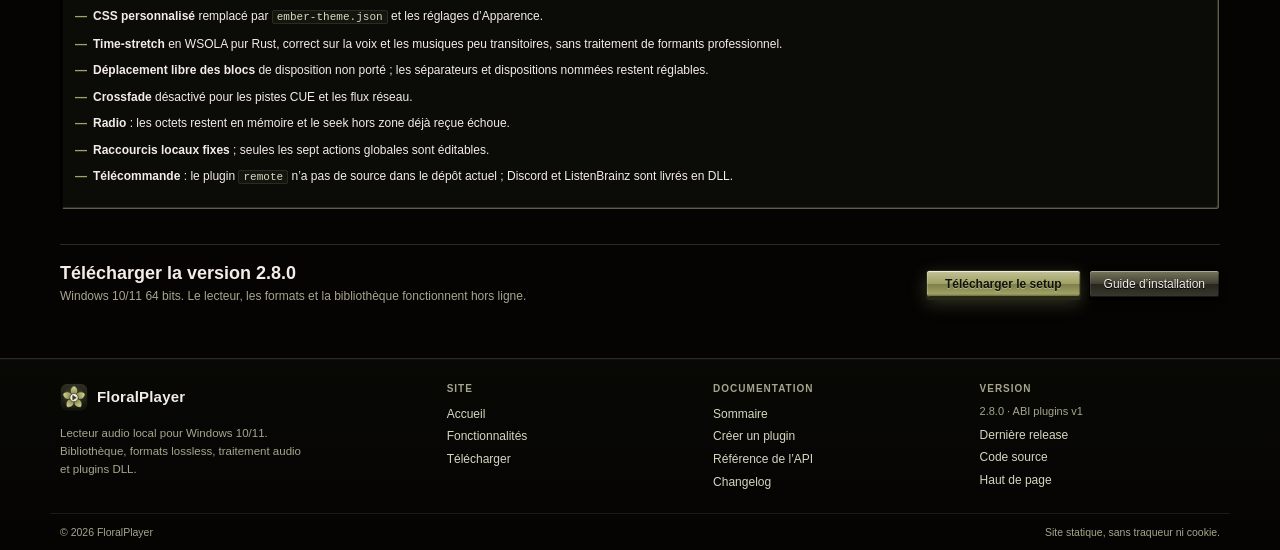
<file: features.html>
<!doctype html>
<html lang="fr">
<head>
  <meta charset="utf-8">
  <meta name="viewport" content="width=device-width, initial-scale=1">
  <title>Fonctionnalités — FloralPlayer</title>
  <meta name="description" content="Bibliothèque, formats lossless, traitement audio, thèmes, intégrations Discord, ListenBrainz et Soulseek, télécommande LAN et plugins DLL de FloralPlayer.">
  <link rel="icon" href="assets/favicon.svg" type="image/svg+xml">
  <link rel="stylesheet" href="css/style.css">
  <script src="js/config.js" defer></script>
  <script src="js/layout.js" defer></script>
</head>
<body data-page="features">
  <a class="skip-link" href="#main">Aller au contenu</a>
  <div id="site-header"></div>

  <main id="main" class="wrap">
    <div class="page-head">
      <div>
        <span class="eyebrow">Version <span data-version>2.8.0</span></span>
        <h1>Fonctionnalités et limites</h1>
        <p>Ce que contient le portage natif Windows, ce qui n’est pas repris de la version Electron et les limites connues de l’ABI des plugins.</p>
      </div>
      <span class="badge badge--blue">Windows 10/11 · x64</span>
    </div>

    <nav class="summary-row" aria-label="Sections de la page">
      <a href="#bibliotheque">
        <strong>Bibliothèque</strong>
        <span>13 colonnes, playlists, CUE, vues intelligentes</span>
      </a>
      <a href="#audio">
        <strong>Audio</strong>
        <span>ReplayGain, crossfeed, limiteur, gapless, WSOLA</span>
      </a>
      <a href="#integrations">
        <strong>Intégrations</strong>
        <span>Discord, ListenBrainz, Soulseek, LAN</span>
      </a>
      <a href="#plugins">
        <strong>Plugins</strong>
        <span>ABI v1, DLL, JSON et limites du SDK</span>
      </a>
    </nav>

    <section class="section" aria-labelledby="interface-title">
      <div class="section-head">
        <h2 id="interface-title">Interface et lecture</h2>
        <a class="section-head__link" href="download.html">Télécharger →</a>
      </div>

      <div class="feature-block">
        <h2>Un poste de travail musical</h2>
        <p class="feature-block__intro">L’interface reprend les codes du bureau classique : menus, barres d’outils, listes denses et panneaux redimensionnables.</p>
        <ul class="feature-list">
          <li>Vues Album et Single, avec 13 colonnes configurables : lecture, numéro, artiste, album, titre, année, genre, débit, durée, type, note, lectures et RYM.</li>
          <li>Tri, ordre aléatoire, inversion de liste, en-tête de groupe et menu contextuel des pistes.</li>
          <li>Playlists par onglets, file d’attente, signets et boucle A–B.</li>
          <li>Paroles <code>.lrc</code> synchronisées et notification à chaque changement de piste.</li>
          <li>Mini-lecteur, mode focus, plein écran de la forme d’onde et reprise de session.</li>
          <li>Cinq dispositions : Standard, Compact, Cover immense, Studio et Karaoké. Les dispositions nommées et les séparateurs sont mémorisés.</li>
          <li>Fenêtre toujours au-dessus, taille et position restaurées au lancement.</li>
          <li>Glisser-déposer de fichiers ou de dossiers depuis l’Explorateur Windows.</li>
          <li>Thèmes Floral, Violet, Bleu, Matrix, Clair et Mono, accent personnalisé, accent dérivé de la pochette et inversion claire.</li>
          <li>Polices Silkscreen et Barlow Condensed embarquées, avec leurs licences OFL.</li>
        </ul>
      </div>
    </section>

    <section class="section" aria-labelledby="apercu-title" id="apercu">
      <div class="section-head">
        <h2 id="apercu-title">Aperçu</h2>
      </div>
      <div class="feature-block">
        <figure class="shot"><div class="shot__canvas"><img src="assets/capture-sombre.png" width="1650" height="1080" alt="Thème sombre : liste des pistes, file d’attente et paroles." loading="lazy" decoding="async"></div><figcaption>Thème sombre.</figcaption></figure>
        <figure class="shot"><div class="shot__canvas"><img src="assets/capture-clair.png" width="1650" height="1080" alt="Thème clair avec l’accent vert olive." loading="lazy" decoding="async"></div><figcaption>Thème clair.</figcaption></figure>
        <figure class="shot"><div class="shot__canvas"><img src="assets/capture-palette.png" width="1650" height="1080" alt="Palette de commandes ouverte avec Ctrl+K." loading="lazy" decoding="async"></div><figcaption>Palette de commandes (Ctrl+K).</figcaption></figure>
      </div>
    </section>

    <section class="section" aria-labelledby="nouveautes-title" id="nouveautes">
      <div class="section-head">
        <h2 id="nouveautes-title">Nouveautés</h2>
        <a class="section-head__link" href="docs/mods.html">Installer des mods →</a>
      </div>
      <div class="feature-block">
        <ul class="feature-list">
          <li><strong>Version 2.8 — effets VST</strong> : chaîne d’effets VST3 et VST2 façon Ableton, avec l’éditeur de chaque effet.</li>
          <li><strong>Présence Discord</strong> : type « Écoute », barre de progression, textes configurables et la pochette affichée dans Floral.</li>
          <li><strong>Préférences</strong> redessinées : onglets en relief et sections.</li>
          <li><strong>Thème vert olive</strong> par défaut et nouveau logo.</li>
          <li><strong>Palette de commandes</strong> (<kbd>Ctrl</kbd>+<kbd>K</kbd>) : toutes les actions au clavier.</li>
          <li><strong>Mods</strong> : installation et retrait de plugins <code>.dll</code> et <code>.rhai</code> sans redémarrer.</li>
          <li><strong>Mises à jour</strong> : vérification automatique, téléchargement vérifié par SHA-256 et installation après confirmation.</li>
          <li><strong>ReplayGain</strong> par sonie EBU R128 pour les fichiers sans tag, et analyse de la bibliothèque.</li>
          <li><strong>Playlists intelligentes</strong> définies par une règle de recherche, modifiable.</li>
          <li><strong>Doublons</strong> : détection et nettoyage en gardant la meilleure copie.</li>
          <li><strong>Tags par lot</strong> : numérotation, titre depuis le nom de fichier, majuscules, espaces.</li>
          <li><strong>Paroles en ligne</strong> (LRCLIB), avec remplacement d’un <code>.lrc</code> non synchronisé.</li>
          <li><strong>Sauvegarde et restauration</strong> des réglages et playlists.</li>
          <li><strong>File d’attente</strong> réordonnable par glisser-déposer.</li>
        </ul>
      </div>
    </section>

<section class="section" aria-labelledby="bibliotheque-title" id="bibliotheque">
      <div class="section-head">
        <h2 id="bibliotheque-title">Bibliothèque et formats</h2>
        <a class="section-head__link" href="docs/index.html">Documentation →</a>
      </div>

      <div class="split">
        <div class="feature-block">
          <h2>Rechercher et organiser</h2>
          <ul class="feature-list feature-list--single">
            <li>Import de la bibliothèque Electron existante depuis <span class="path">%APPDATA%\ember-player</span>.</li>
            <li>Ajout de dossiers, nouveau scan, surveillance des dossiers et progression.</li>
            <li>Recherche complète : <code>genre:</code>, <code>year&gt;2010</code>, <code>rating&gt;=4</code>, <code>plays=0</code>, <code>dur&gt;300</code>, guillemets et exclusions.</li>
            <li>Vues intelligentes « Doublons », « Tags manquants », favoris, récemment écoutés et récemment ajoutés.</li>
            <li>Feuilles <code>.cue</code> avec pistes virtuelles et enchaînement.</li>
            <li>Pochettes 640 px pour la piste courante, 300 px pour les listes, cache LRU de 160 entrées.</li>
            <li>Crêtes et ReplayGain estimés calculés en arrière-plan, cache disque indexé par mtime, taille et nombre de colonnes.</li>
          </ul>
        </div>

        <div class="feature-block">
          <h2>Formats et compatibilité</h2>
          <ul class="feature-list feature-list--single">
            <li><strong>FLAC</strong> — décodage natif via Symphonia.</li>
            <li><strong>MP3</strong> — y compris les fichiers à débit variable.</li>
            <li><strong>WAV</strong> — PCM non compressé.</li>
            <li><strong>OGG / Vorbis</strong>.</li>
            <li><strong>AAC / M4A</strong>.</li>
            <li><strong>CUE</strong> — pistes virtuelles et lecture gapless dans une image disque.</li>
            <li>Flux HTTP(S) et radio, avec les limites du seek hors zone déjà reçue.</li>
            <li>Métadonnées et pochettes lues localement, sans service tiers obligatoire.</li>
          </ul>
        </div>
      </div>
    </section>

    <section class="section" aria-labelledby="audio-title" id="audio">
      <div class="section-head">
        <h2 id="audio-title">Traitement audio</h2>
        <a class="section-head__link" href="docs/plugin-api.html#limites">Ce que les plugins ne peuvent pas faire →</a>
      </div>

      <div class="feature-block">
        <h2>Écoute, sans intermédiaire</h2>
        <p class="feature-block__intro">Le portage natif utilise rodio et Symphonia. Le traitement est appliqué par le lecteur, pas par une DLL tierce.</p>
        <ul class="feature-list">
          <li>ReplayGain piste ou album, avec préampli.</li>
          <li>Balance, limiteur de crêtes et crossfeed.</li>
          <li>Downmix mono.</li>
          <li>Gapless entre les pistes compatibles.</li>
          <li>Crossfade réel de 0 à 12 secondes sur deux sorties ; désactivé pour les pistes CUE et les flux réseau.</li>
          <li>Vitesse de 0,5× à 2× avec conservation facultative de la hauteur (WSOLA).</li>
          <li>Choix du périphérique de sortie audio.</li>
          <li>Minuteur de sommeil, arrêt après la piste et signets.</li>
          <li>Volume, sourdine et navigation au clavier.</li>
        </ul>
      </div>

      <div class="callout callout--flat">
        <p class="callout__title">Égaliseur</p>
        <p>
          Une interface d’égaliseur existe dans l’application, mais le contrat des plugins
          n’expose pas les échantillons audio et le traitement n’a pas été vérifié pour cette
          version. Cette page ne le compte donc pas parmi les fonctions garanties.
        </p>
      </div>
    </section>

    <section class="section" aria-labelledby="integrations-title" id="integrations">
      <div class="section-head">
        <h2 id="integrations-title">Intégrations</h2>
        <a class="section-head__link" href="download.html#vie-privee">Vie privée →</a>
      </div>

      <div class="entry-grid">
        <article class="entry">
          <h3>Discord</h3>
          <p>Présence « écoute » avec titre, artiste, album et temps. Client IPC natif, reconnexion automatique, identifiant d’application configurable.</p>
          <p class="entry__foot">Nécessite Discord ouvert.</p>
        </article>
        <article class="entry">
          <h3>ListenBrainz</h3>
          <p>« En écoute maintenant » au démarrage de piste, puis écoute validée après le seuil <code>min(30, durée/2)</code> secondes. Envoi HTTPS non bloquant.</p>
          <p class="entry__foot">Jeton utilisateur requis.</p>
        </article>
        <article class="entry">
          <h3>Soulseek</h3>
          <p>Client pair-à-pair natif : connexion, recherche (600 résultats maximum, délai 10 s), tri, filtre, téléchargement, progression et lecture après transfert.</p>
          <p class="entry__foot"><a href="download.html#vie-privee">Téléchargement uniquement, pas de partage →</a></p>
        </article>
        <article class="entry">
          <h3>Télécommande LAN</h3>
          <p>Page web responsive avec jeton de session, état, lecture/pause, précédent/suivant/stop, volume et mute. Désactivée par défaut.</p>
          <p class="entry__foot">Port 8765, repli 8766–8774. Trafic local non chiffré.</p>
        </article>
        <article class="entry">
          <h3>Raccourcis</h3>
          <p>Touches locales fixes et sept actions globales personnalisables : lecture/pause, suivant, précédent, stop, volume +, volume −, mute.</p>
          <p class="entry__foot">Les touches multimédia restent enregistrées globalement.</p>
        </article>
        <article class="entry">
          <h3>Windows</h3>
          <p>Instance unique avec IPC locale, ouverture par arguments, associations « Ouvrir avec » pour 20 extensions dans HKCU, icône et métadonnées de version.</p>
          <p class="entry__foot">Installation sans droits administrateur.</p>
        </article>
      </div>
    </section>

    <section class="section" aria-labelledby="plugins-title" id="plugins">
      <div class="section-head">
        <h2 id="plugins-title">Plugins et extension</h2>
        <a class="section-head__link" href="docs/index.html">Documentation des plugins →</a>
      </div>

      <div class="split">
        <div class="feature-block mb-0">
          <h2>ABI v1, DLL, JSON</h2>
          <ul class="feature-list feature-list--single">
            <li>Plugins compilés en <code>cdylib</code> et chargés au démarrage.</li>
            <li>Export unique <code>ember_plugin_v1</code>, table <code>PluginV1</code> statique.</li>
            <li>Macro <code>declare_plugin!</code> : pas d’<code>unsafe</code> dans le plugin.</li>
            <li>Cycle de vie <code>create → init → tick/event → shutdown → destroy</code>.</li>
            <li>Tick à environ 5 Hz, événements <code>track_started</code>, <code>played</code>, <code>paused</code>, <code>resumed</code>, <code>stopped</code>.</li>
            <li>Actions vers le lecteur : lecture, pause, seek, volume, sourdine, piste suivante, toast.</li>
            <li>Réglages persistants par plugin, journal dans <span class="path">%APPDATA%\Floral Player\plugins.log</span>.</li>
            <li>Plugins intégrés <code>lyrics</code> et <code>visualizers</code> comme drapeaux d’interface.</li>
          </ul>
        </div>

        <div class="callout callout--warn m-0">
          <p class="callout__title">Limites assumées de l’ABI v1</p>
          <ul>
            <li>Aucun accès aux échantillons audio, à la bibliothèque ou à la file d’attente.</li>
            <li>Aucun slot d’interface générique : <code>host.panel</code> est journalisé, pas rendu.</li>
            <li><code>ui_command</code> n’est envoyé qu’aux plugins intégrés <code>discord</code> et <code>listenbrainz</code>.</li>
            <li>Aucun bac à sable, aucune signature, aucun manifeste de permissions.</li>
            <li><code>FLAG_HAS_UI</code> et <code>PluginV1.version</code> ne sont pas lus par l’hôte.</li>
            <li>Le chargement de la DLL se fait uniquement au démarrage.</li>
          </ul>
          <p><a href="docs/plugin-structure.html">Structure, cycle de vie et limites →</a></p>
        </div>
      </div>
    </section>

    <section class="section" aria-labelledby="limites-title" id="limites">
      <div class="section-head">
        <h2 id="limites-title">Limites connues</h2>
        <a class="section-head__link" href="docs/changelog.html">Journal des versions →</a>
      </div>

      <div class="panel panel--paper">
        <ul class="limit-list">
          <li><strong>RYM Local</strong> n’est pas porté. La colonne RYM peut encore afficher des valeurs déjà présentes dans la bibliothèque Electron, sans synchronisation.</li>
          <li><strong>Cover flow 3D</strong> est rendu en 2D : Slint ne fournit pas la rotation 3D du prototype.</li>
          <li><strong>CSS personnalisé</strong> remplacé par <code>ember-theme.json</code> et les réglages d’Apparence.</li>
          <li><strong>Time-stretch</strong> en WSOLA pur Rust, correct sur la voix et les musiques peu transitoires, sans traitement de formants professionnel.</li>
          <li><strong>Déplacement libre des blocs</strong> de disposition non porté ; les séparateurs et dispositions nommées restent réglables.</li>
                    <li><strong>Crossfade</strong> désactivé pour les pistes CUE et les flux réseau.</li>
          <li><strong>Radio</strong> : les octets restent en mémoire et le seek hors zone déjà reçue échoue.</li>
          <li><strong>Raccourcis locaux fixes</strong> ; seules les sept actions globales sont éditables.</li>
          <li><strong>Télécommande</strong> : le plugin <code>remote</code> n’a pas de source dans le dépôt actuel ; Discord et ListenBrainz sont livrés en DLL.</li>
        </ul>
      </div>
    </section>

    <div class="cta-band">
      <div>
        <h2>Télécharger la version <span data-version>2.8.0</span></h2>
        <p>Windows 10/11 64 bits. Le lecteur, les formats et la bibliothèque fonctionnent hors ligne.</p>
      </div>
      <div class="button-row m-0">
        <a class="button button--primary" data-download-link href="https://github.com/melyrobaz/melyrobaz.github.io/releases/download/v2.8.0/FloralPlayer-2.8.0-Setup.exe">Télécharger le setup</a>
        <a class="button" href="download.html">Guide d’installation</a>
      </div>
    </div>
  </main>

  <div id="site-footer"></div>
</body>
</html>
</file>
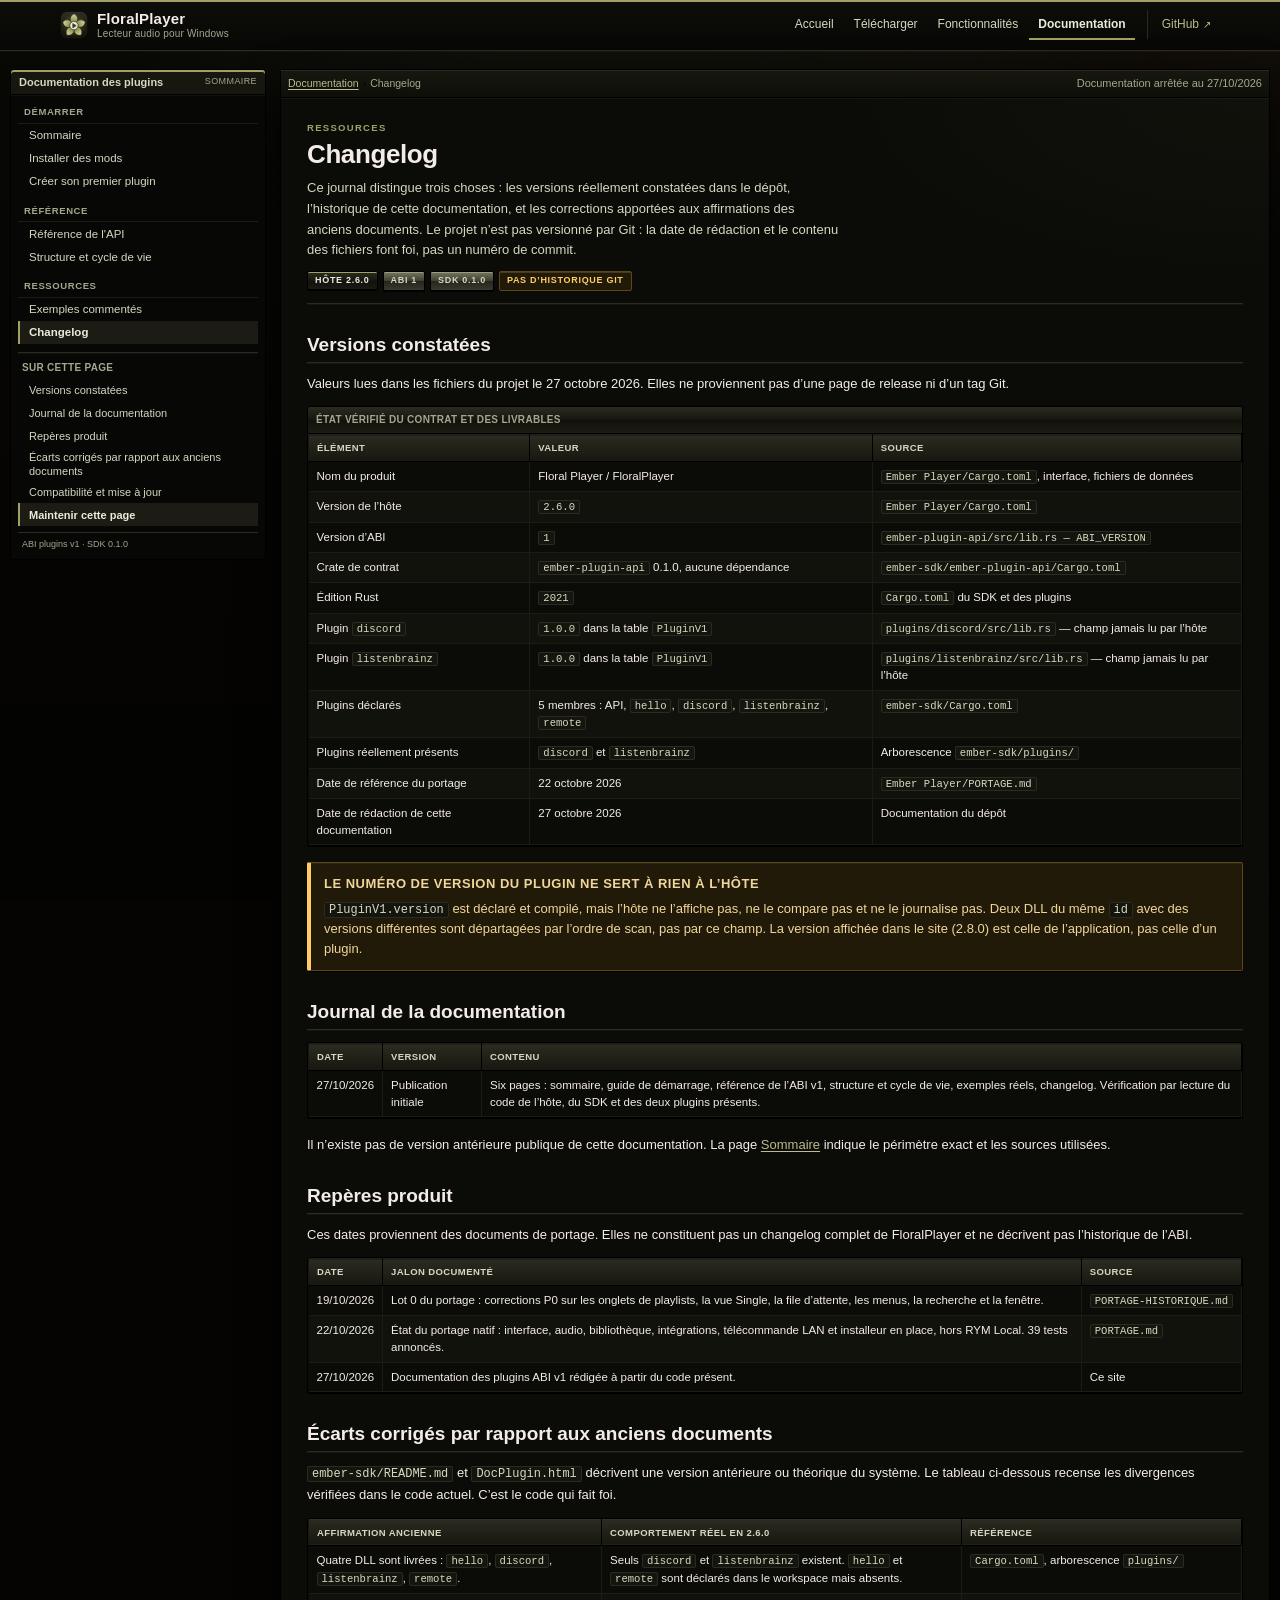
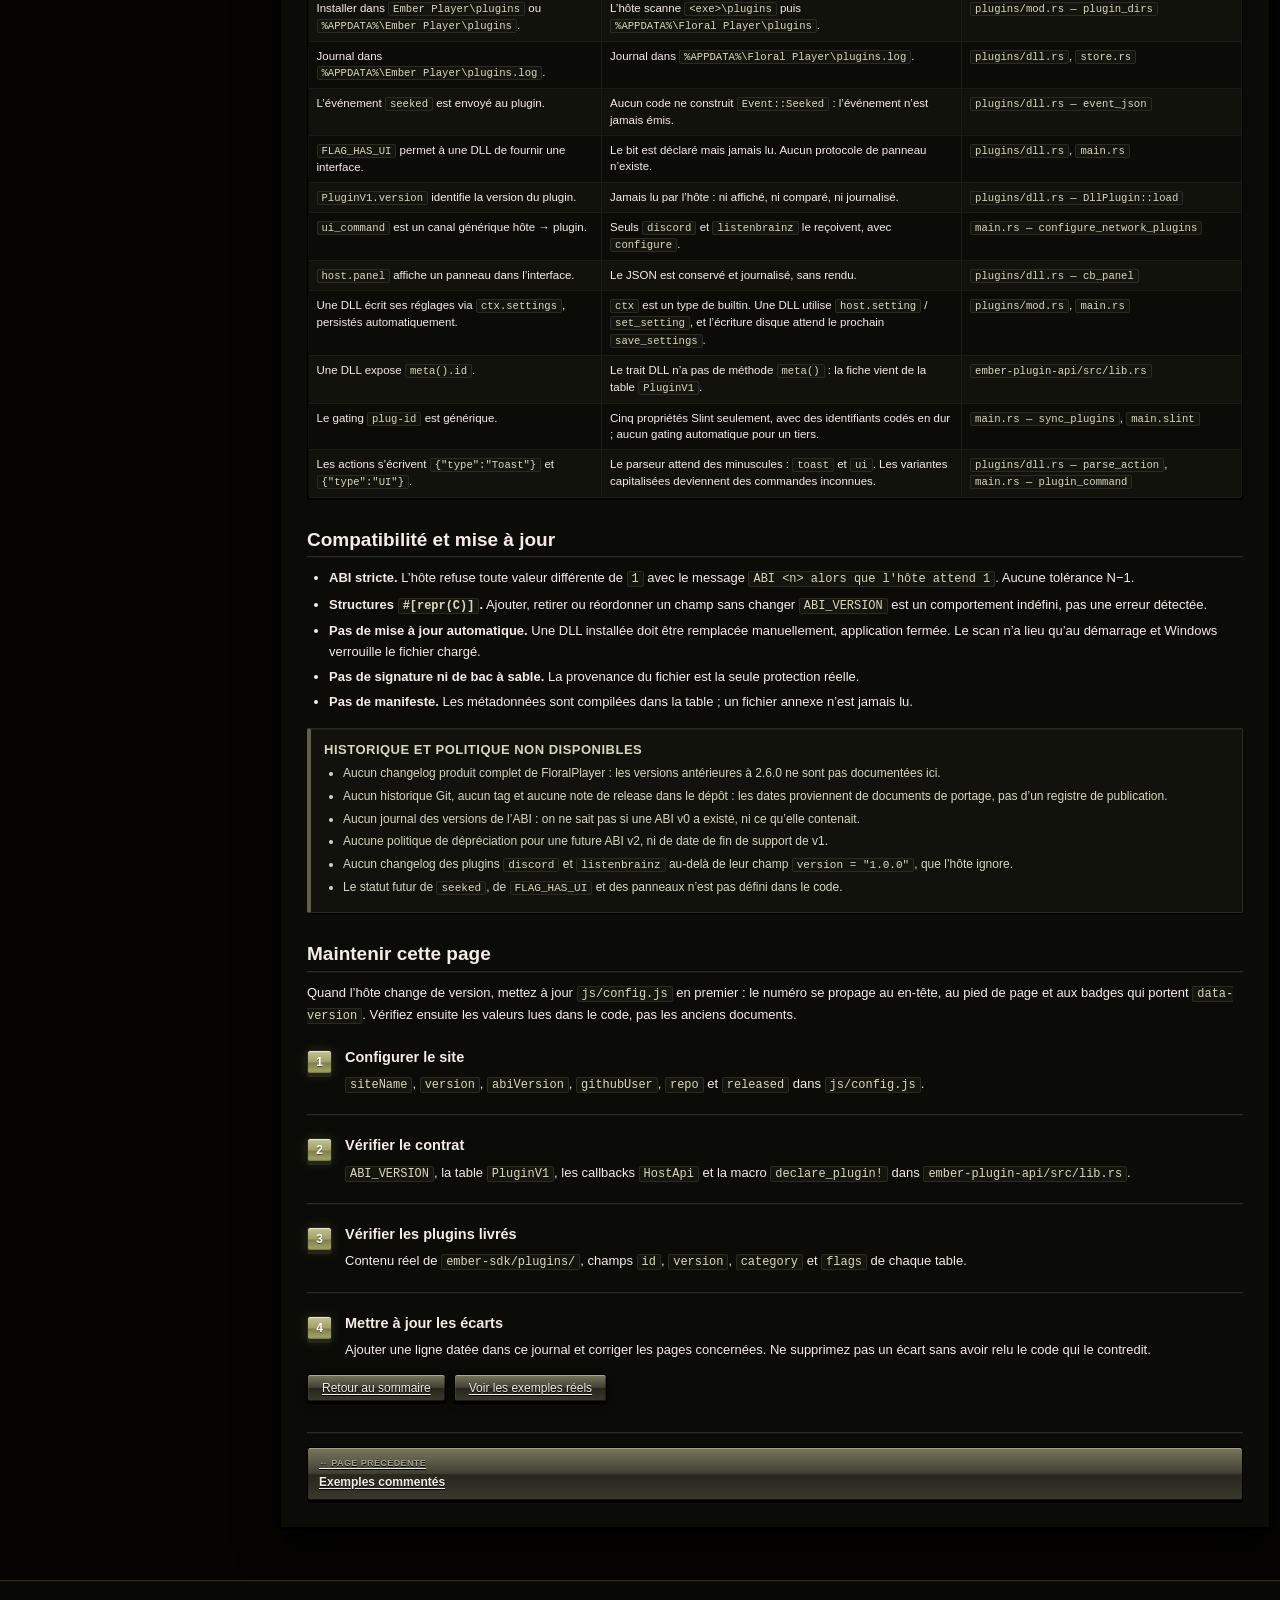
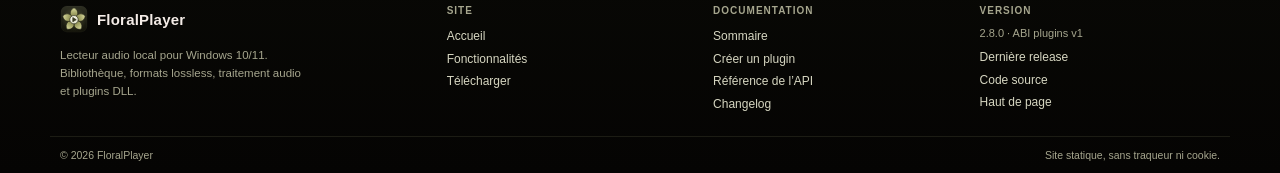
<file: docs/changelog.html>
<!doctype html>
<html lang="fr">
<head>
  <meta charset="utf-8">
  <meta name="viewport" content="width=device-width, initial-scale=1">
  <title>Changelog — plugins FloralPlayer</title>
  <meta name="description" content="Versions constatées de FloralPlayer, de l’ABI v1 et du SDK, journal de la documentation et écarts corrigés par rapport aux anciens documents.">
  <link rel="icon" href="../assets/favicon.svg" type="image/svg+xml">
  <link rel="stylesheet" href="../css/style.css">
  <script src="../js/config.js" defer></script>
  <script src="../js/layout.js" defer></script>
  <script src="../js/docs.js" defer></script>
</head>
<body data-page="docs" data-doc="changelog">
  <a class="skip-link" href="#main">Aller au contenu</a>
  <div id="site-header"></div>

  <main id="main" class="wrap wrap--docs">
    <div class="docs-layout">
      <aside class="docs-sidebar" data-docs-sidebar>
        <noscript>
          <div class="panel">
            <h3>Sommaire</h3>
            <ul>
              <li><a href="index.html">Sommaire</a></li>
              <li><a href="getting-started.html">Créer son premier plugin</a></li>
              <li><a href="plugin-api.html">Référence de l’API</a></li>
              <li><a href="plugin-structure.html">Structure et cycle de vie</a></li>
              <li><a href="examples.html">Exemples commentés</a></li>
              <li><a href="changelog.html">Changelog</a></li>
            </ul>
          </div>
        </noscript>
      </aside>

      <article class="doc-window">
        <div class="doc-toolbar">
          <nav class="breadcrumb" data-doc-breadcrumb aria-label="Fil d’Ariane"></nav>
          <span class="small muted doc-toolbar__note">Documentation arrêtée au 27/10/2026</span>
        </div>

        <div class="doc-content">
          <span class="doc-kicker">Ressources</span>
          <h1 class="doc-title">Changelog</h1>
          <p class="doc-lede">
            Ce journal distingue trois choses : les versions réellement constatées dans le dépôt,
            l’historique de cette documentation, et les corrections apportées aux affirmations des
            anciens documents. Le projet n’est pas versionné par Git : la date de rédaction et le
            contenu des fichiers font foi, pas un numéro de commit.
          </p>

          <div class="doc-meta">
            <span class="badge badge--blue">Hôte 2.6.0</span>
            <span class="badge">ABI 1</span>
            <span class="badge">SDK 0.1.0</span>
            <span class="badge badge--warn">Pas d’historique Git</span>
          </div>

          <h2 id="versions">Versions constatées</h2>
          <p>
            Valeurs lues dans les fichiers du projet le 27 octobre 2026. Elles ne proviennent pas
            d’une page de release ni d’un tag Git.
          </p>

          <div class="table-wrap">
            <table>
              <caption>État vérifié du contrat et des livrables</caption>
              <thead>
                <tr><th scope="col">Élément</th><th scope="col">Valeur</th><th scope="col">Source</th></tr>
              </thead>
              <tbody>
                <tr>
                  <td>Nom du produit</td>
                  <td>Floral Player / FloralPlayer</td>
                  <td><code>Ember Player/Cargo.toml</code>, interface, fichiers de données</td>
                </tr>
                <tr>
                  <td>Version de l’hôte</td>
                  <td><code>2.6.0</code></td>
                  <td><code>Ember Player/Cargo.toml</code></td>
                </tr>
                <tr>
                  <td>Version d’ABI</td>
                  <td><code>1</code></td>
                  <td><code>ember-plugin-api/src/lib.rs — ABI_VERSION</code></td>
                </tr>
                <tr>
                  <td>Crate de contrat</td>
                  <td><code>ember-plugin-api</code> 0.1.0, aucune dépendance</td>
                  <td><code>ember-sdk/ember-plugin-api/Cargo.toml</code></td>
                </tr>
                <tr>
                  <td>Édition Rust</td>
                  <td><code>2021</code></td>
                  <td><code>Cargo.toml</code> du SDK et des plugins</td>
                </tr>
                <tr>
                  <td>Plugin <code>discord</code></td>
                  <td><code>1.0.0</code> dans la table <code>PluginV1</code></td>
                  <td><code>plugins/discord/src/lib.rs</code> — champ jamais lu par l’hôte</td>
                </tr>
                <tr>
                  <td>Plugin <code>listenbrainz</code></td>
                  <td><code>1.0.0</code> dans la table <code>PluginV1</code></td>
                  <td><code>plugins/listenbrainz/src/lib.rs</code> — champ jamais lu par l’hôte</td>
                </tr>
                <tr>
                  <td>Plugins déclarés</td>
                  <td>5 membres : API, <code>hello</code>, <code>discord</code>, <code>listenbrainz</code>, <code>remote</code></td>
                  <td><code>ember-sdk/Cargo.toml</code></td>
                </tr>
                <tr>
                  <td>Plugins réellement présents</td>
                  <td><code>discord</code> et <code>listenbrainz</code></td>
                  <td>Arborescence <code>ember-sdk/plugins/</code></td>
                </tr>
                <tr>
                  <td>Date de référence du portage</td>
                  <td>22 octobre 2026</td>
                  <td><code>Ember Player/PORTAGE.md</code></td>
                </tr>
                <tr>
                  <td>Date de rédaction de cette documentation</td>
                  <td>27 octobre 2026</td>
                  <td>Documentation du dépôt</td>
                </tr>
              </tbody>
            </table>
          </div>

          <div class="callout callout--warn">
            <p class="callout__title">Le numéro de version du plugin ne sert à rien à l’hôte</p>
            <p>
              <code>PluginV1.version</code> est déclaré et compilé, mais l’hôte ne l’affiche pas, ne
              le compare pas et ne le journalise pas. Deux DLL du même <code>id</code> avec des
              versions différentes sont départagées par l’ordre de scan, pas par ce champ. La
              version affichée dans le site (<span data-version>2.8.0</span>) est celle de
              l’application, pas celle d’un plugin.
            </p>
          </div>

          <h2 id="journal-documentation">Journal de la documentation</h2>
          <div class="table-wrap">
            <table>
              <thead>
                <tr><th scope="col">Date</th><th scope="col">Version</th><th scope="col">Contenu</th></tr>
              </thead>
              <tbody>
                <tr>
                  <td>27/10/2026</td>
                  <td>Publication initiale</td>
                  <td>
                    Six pages : sommaire, guide de démarrage, référence de l’ABI v1, structure et
                    cycle de vie, exemples réels, changelog. Vérification par lecture du code de
                    l’hôte, du SDK et des deux plugins présents.
                  </td>
                </tr>
              </tbody>
            </table>
          </div>

          <p>
            Il n’existe pas de version antérieure publique de cette documentation. La page
            <a href="index.html">Sommaire</a> indique le périmètre exact et les sources utilisées.
          </p>

          <h2 id="reperes">Repères produit</h2>
          <p>
            Ces dates proviennent des documents de portage. Elles ne constituent pas un changelog
            complet de FloralPlayer et ne décrivent pas l’historique de l’ABI.
          </p>

          <div class="table-wrap">
            <table>
              <thead>
                <tr><th scope="col">Date</th><th scope="col">Jalon documenté</th><th scope="col">Source</th></tr>
              </thead>
              <tbody>
                <tr>
                  <td>19/10/2026</td>
                  <td>Lot 0 du portage : corrections P0 sur les onglets de playlists, la vue Single, la file d’attente, les menus, la recherche et la fenêtre.</td>
                  <td><code>PORTAGE-HISTORIQUE.md</code></td>
                </tr>
                <tr>
                  <td>22/10/2026</td>
                  <td>État du portage natif : interface, audio, bibliothèque, intégrations, télécommande LAN et installeur en place, hors RYM Local. 39 tests annoncés.</td>
                  <td><code>PORTAGE.md</code></td>
                </tr>
                <tr>
                  <td>27/10/2026</td>
                  <td>Documentation des plugins ABI v1 rédigée à partir du code présent.</td>
                  <td>Ce site</td>
                </tr>
              </tbody>
            </table>
          </div>

          <h2 id="ecarts">Écarts corrigés par rapport aux anciens documents</h2>
          <p>
            <code>ember-sdk/README.md</code> et <code>DocPlugin.html</code> décrivent une version
            antérieure ou théorique du système. Le tableau ci-dessous recense les divergences
            vérifiées dans le code actuel. C’est le code qui fait foi.
          </p>

          <div class="table-wrap">
            <table>
              <thead>
                <tr><th scope="col">Affirmation ancienne</th><th scope="col">Comportement réel en 2.6.0</th><th scope="col">Référence</th></tr>
              </thead>
              <tbody>
                <tr>
                  <td>Quatre DLL sont livrées : <code>hello</code>, <code>discord</code>, <code>listenbrainz</code>, <code>remote</code>.</td>
                  <td>Seuls <code>discord</code> et <code>listenbrainz</code> existent. <code>hello</code> et <code>remote</code> sont déclarés dans le workspace mais absents.</td>
                  <td><code>Cargo.toml</code>, arborescence <code>plugins/</code></td>
                </tr>
                <tr>
                  <td>Installer dans <code>Ember Player\plugins</code> ou <code>%APPDATA%\Ember Player\plugins</code>.</td>
                  <td>L’hôte scanne <code>&lt;exe&gt;\plugins</code> puis <code>%APPDATA%\Floral Player\plugins</code>.</td>
                  <td><code>plugins/mod.rs — plugin_dirs</code></td>
                </tr>
                <tr>
                  <td>Journal dans <code>%APPDATA%\Ember Player\plugins.log</code>.</td>
                  <td>Journal dans <code>%APPDATA%\Floral Player\plugins.log</code>.</td>
                  <td><code>plugins/dll.rs</code>, <code>store.rs</code></td>
                </tr>
                <tr>
                  <td>L’événement <code>seeked</code> est envoyé au plugin.</td>
                  <td>Aucun code ne construit <code>Event::Seeked</code> : l’événement n’est jamais émis.</td>
                  <td><code>plugins/dll.rs — event_json</code></td>
                </tr>
                <tr>
                  <td><code>FLAG_HAS_UI</code> permet à une DLL de fournir une interface.</td>
                  <td>Le bit est déclaré mais jamais lu. Aucun protocole de panneau n’existe.</td>
                  <td><code>plugins/dll.rs</code>, <code>main.rs</code></td>
                </tr>
                <tr>
                  <td><code>PluginV1.version</code> identifie la version du plugin.</td>
                  <td>Jamais lu par l’hôte : ni affiché, ni comparé, ni journalisé.</td>
                  <td><code>plugins/dll.rs — DllPlugin::load</code></td>
                </tr>
                <tr>
                  <td><code>ui_command</code> est un canal générique hôte → plugin.</td>
                  <td>Seuls <code>discord</code> et <code>listenbrainz</code> le reçoivent, avec <code>configure</code>.</td>
                  <td><code>main.rs — configure_network_plugins</code></td>
                </tr>
                <tr>
                  <td><code>host.panel</code> affiche un panneau dans l’interface.</td>
                  <td>Le JSON est conservé et journalisé, sans rendu.</td>
                  <td><code>plugins/dll.rs — cb_panel</code></td>
                </tr>
                <tr>
                  <td>Une DLL écrit ses réglages via <code>ctx.settings</code>, persistés automatiquement.</td>
                  <td><code>ctx</code> est un type de builtin. Une DLL utilise <code>host.setting</code> / <code>set_setting</code>, et l’écriture disque attend le prochain <code>save_settings</code>.</td>
                  <td><code>plugins/mod.rs</code>, <code>main.rs</code></td>
                </tr>
                <tr>
                  <td>Une DLL expose <code>meta().id</code>.</td>
                  <td>Le trait DLL n’a pas de méthode <code>meta()</code> : la fiche vient de la table <code>PluginV1</code>.</td>
                  <td><code>ember-plugin-api/src/lib.rs</code></td>
                </tr>
                <tr>
                  <td>Le gating <code>plug-id</code> est générique.</td>
                  <td>Cinq propriétés Slint seulement, avec des identifiants codés en dur ; aucun gating automatique pour un tiers.</td>
                  <td><code>main.rs — sync_plugins</code>, <code>main.slint</code></td>
                </tr>
                <tr>
                  <td>Les actions s’écrivent <code>{"type":"Toast"}</code> et <code>{"type":"UI"}</code>.</td>
                  <td>Le parseur attend des minuscules : <code>toast</code> et <code>ui</code>. Les variantes capitalisées deviennent des commandes inconnues.</td>
                  <td><code>plugins/dll.rs — parse_action</code>, <code>main.rs — plugin_command</code></td>
                </tr>
              </tbody>
            </table>
          </div>

          <h2 id="compatibilite">Compatibilité et mise à jour</h2>
          <ul>
            <li><strong>ABI stricte.</strong> L’hôte refuse toute valeur différente de <code>1</code> avec le message <code>ABI &lt;n&gt; alors que l'hôte attend 1</code>. Aucune tolérance N−1.</li>
            <li><strong>Structures <code>#[repr(C)]</code>.</strong> Ajouter, retirer ou réordonner un champ sans changer <code>ABI_VERSION</code> est un comportement indéfini, pas une erreur détectée.</li>
            <li><strong>Pas de mise à jour automatique.</strong> Une DLL installée doit être remplacée manuellement, application fermée. Le scan n’a lieu qu’au démarrage et Windows verrouille le fichier chargé.</li>
            <li><strong>Pas de signature ni de bac à sable.</strong> La provenance du fichier est la seule protection réelle.</li>
            <li><strong>Pas de manifeste.</strong> Les métadonnées sont compilées dans la table ; un fichier annexe n’est jamais lu.</li>
          </ul>

          <div class="callout callout--flat">
            <p class="callout__title">Historique et politique non disponibles</p>
            <ul>
              <li>Aucun changelog produit complet de FloralPlayer : les versions antérieures à 2.6.0 ne sont pas documentées ici.</li>
              <li>Aucun historique Git, aucun tag et aucune note de release dans le dépôt : les dates proviennent de documents de portage, pas d’un registre de publication.</li>
              <li>Aucun journal des versions de l’ABI : on ne sait pas si une ABI v0 a existé, ni ce qu’elle contenait.</li>
              <li>Aucune politique de dépréciation pour une future ABI v2, ni de date de fin de support de v1.</li>
              <li>Aucun changelog des plugins <code>discord</code> et <code>listenbrainz</code> au-delà de leur champ <code>version = "1.0.0"</code>, que l’hôte ignore.</li>
              <li>Le statut futur de <code>seeked</code>, de <code>FLAG_HAS_UI</code> et des panneaux n’est pas défini dans le code.</li>
            </ul>
          </div>

          <h2 id="maintenir">Maintenir cette page</h2>
          <p>
            Quand l’hôte change de version, mettez à jour <code>js/config.js</code> en premier : le
            numéro se propage au en-tête, au pied de page et aux badges qui portent
            <code>data-version</code>. Vérifiez ensuite les valeurs lues dans le code, pas les
            anciens documents.
          </p>

          <ol class="steps">
            <li>
              <h3>Configurer le site</h3>
              <p>
                <code>siteName</code>, <code>version</code>, <code>abiVersion</code>,
                <code>githubUser</code>, <code>repo</code> et <code>released</code> dans
                <code>js/config.js</code>.
              </p>
            </li>
            <li>
              <h3>Vérifier le contrat</h3>
              <p>
                <code>ABI_VERSION</code>, la table <code>PluginV1</code>, les callbacks
                <code>HostApi</code> et la macro <code>declare_plugin!</code> dans
                <code>ember-plugin-api/src/lib.rs</code>.
              </p>
            </li>
            <li>
              <h3>Vérifier les plugins livrés</h3>
              <p>
                Contenu réel de <code>ember-sdk/plugins/</code>, champs <code>id</code>,
                <code>version</code>, <code>category</code> et <code>flags</code> de chaque table.
              </p>
            </li>
            <li>
              <h3>Mettre à jour les écarts</h3>
              <p>
                Ajouter une ligne datée dans ce journal et corriger les pages concernées. Ne
                supprimez pas un écart sans avoir relu le code qui le contredit.
              </p>
            </li>
          </ol>

          <div class="button-row">
            <a class="button" href="index.html">Retour au sommaire</a>
            <a class="button" href="examples.html">Voir les exemples réels</a>
          </div>

          <nav class="doc-pager" data-doc-pager aria-label="Pages de documentation"></nav>
        </div>
      </article>
    </div>
  </main>

  <div id="site-footer"></div>
</body>
</html>
</file>
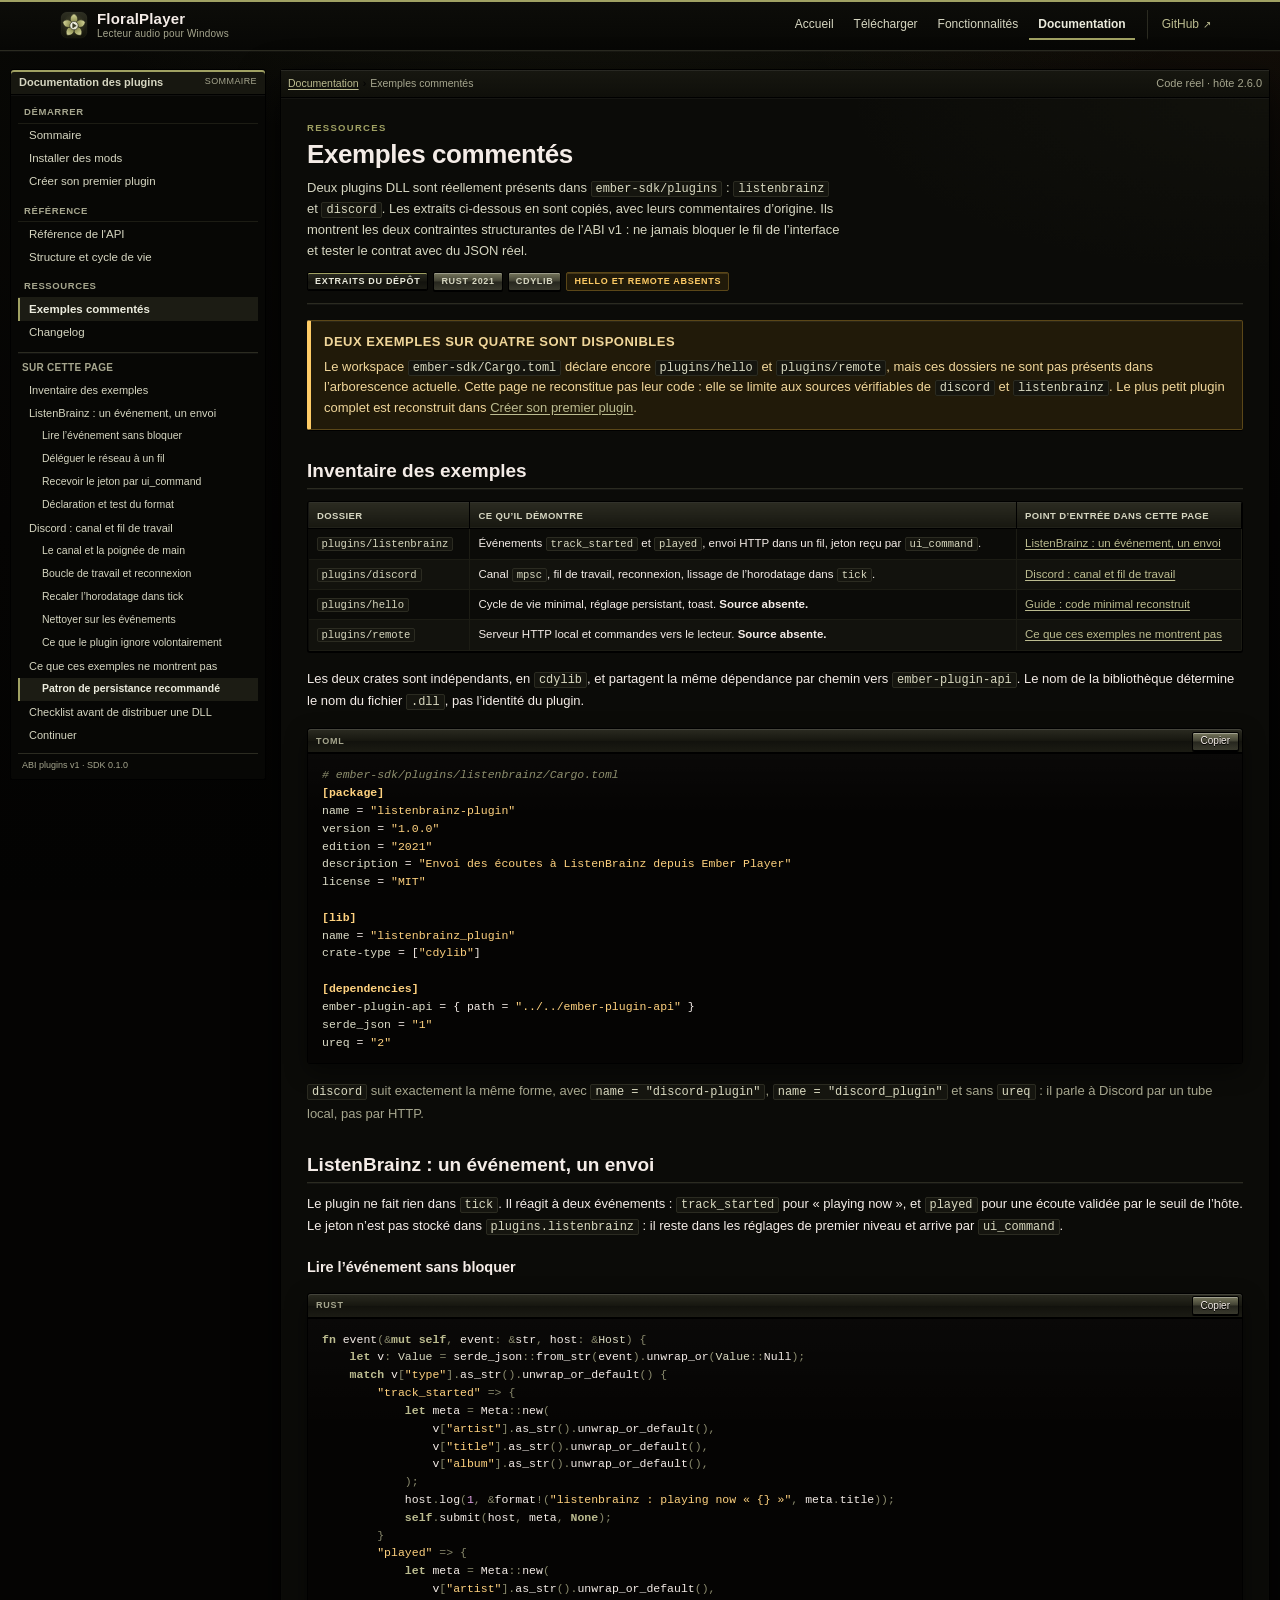
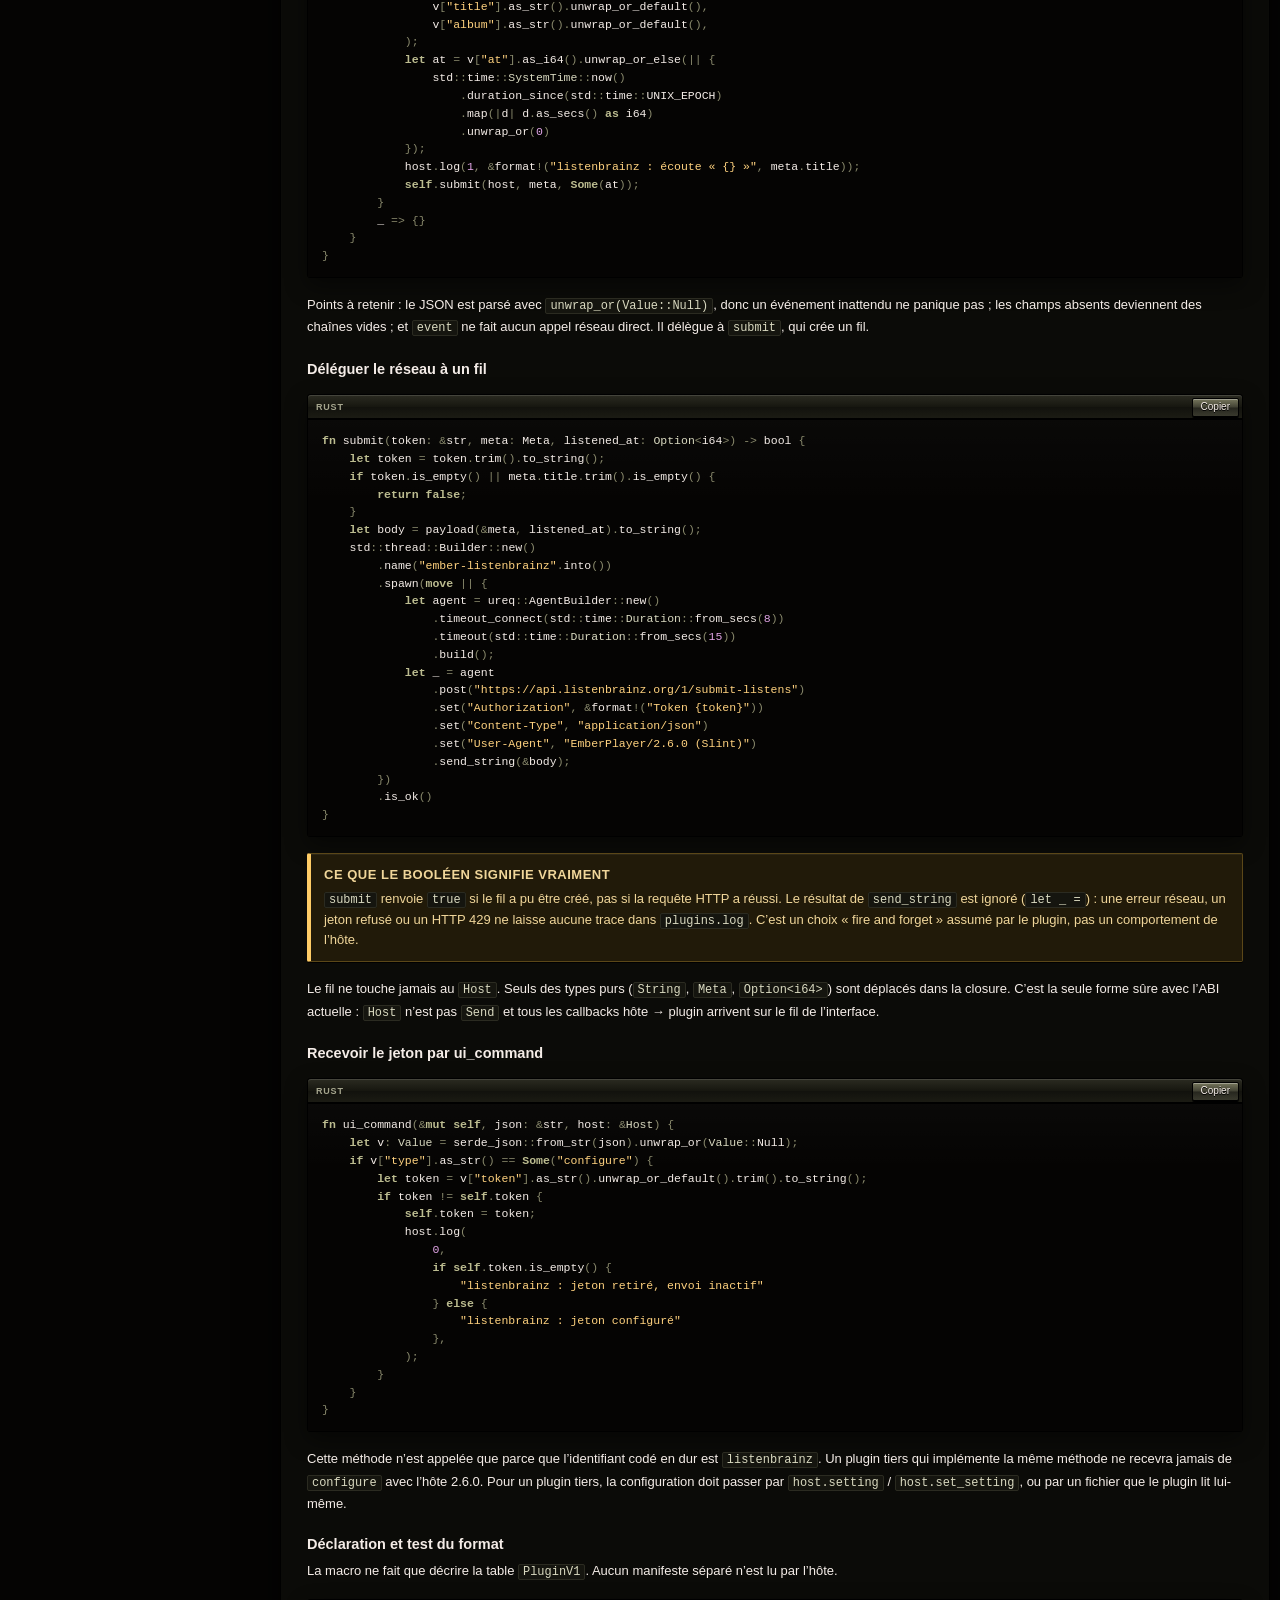
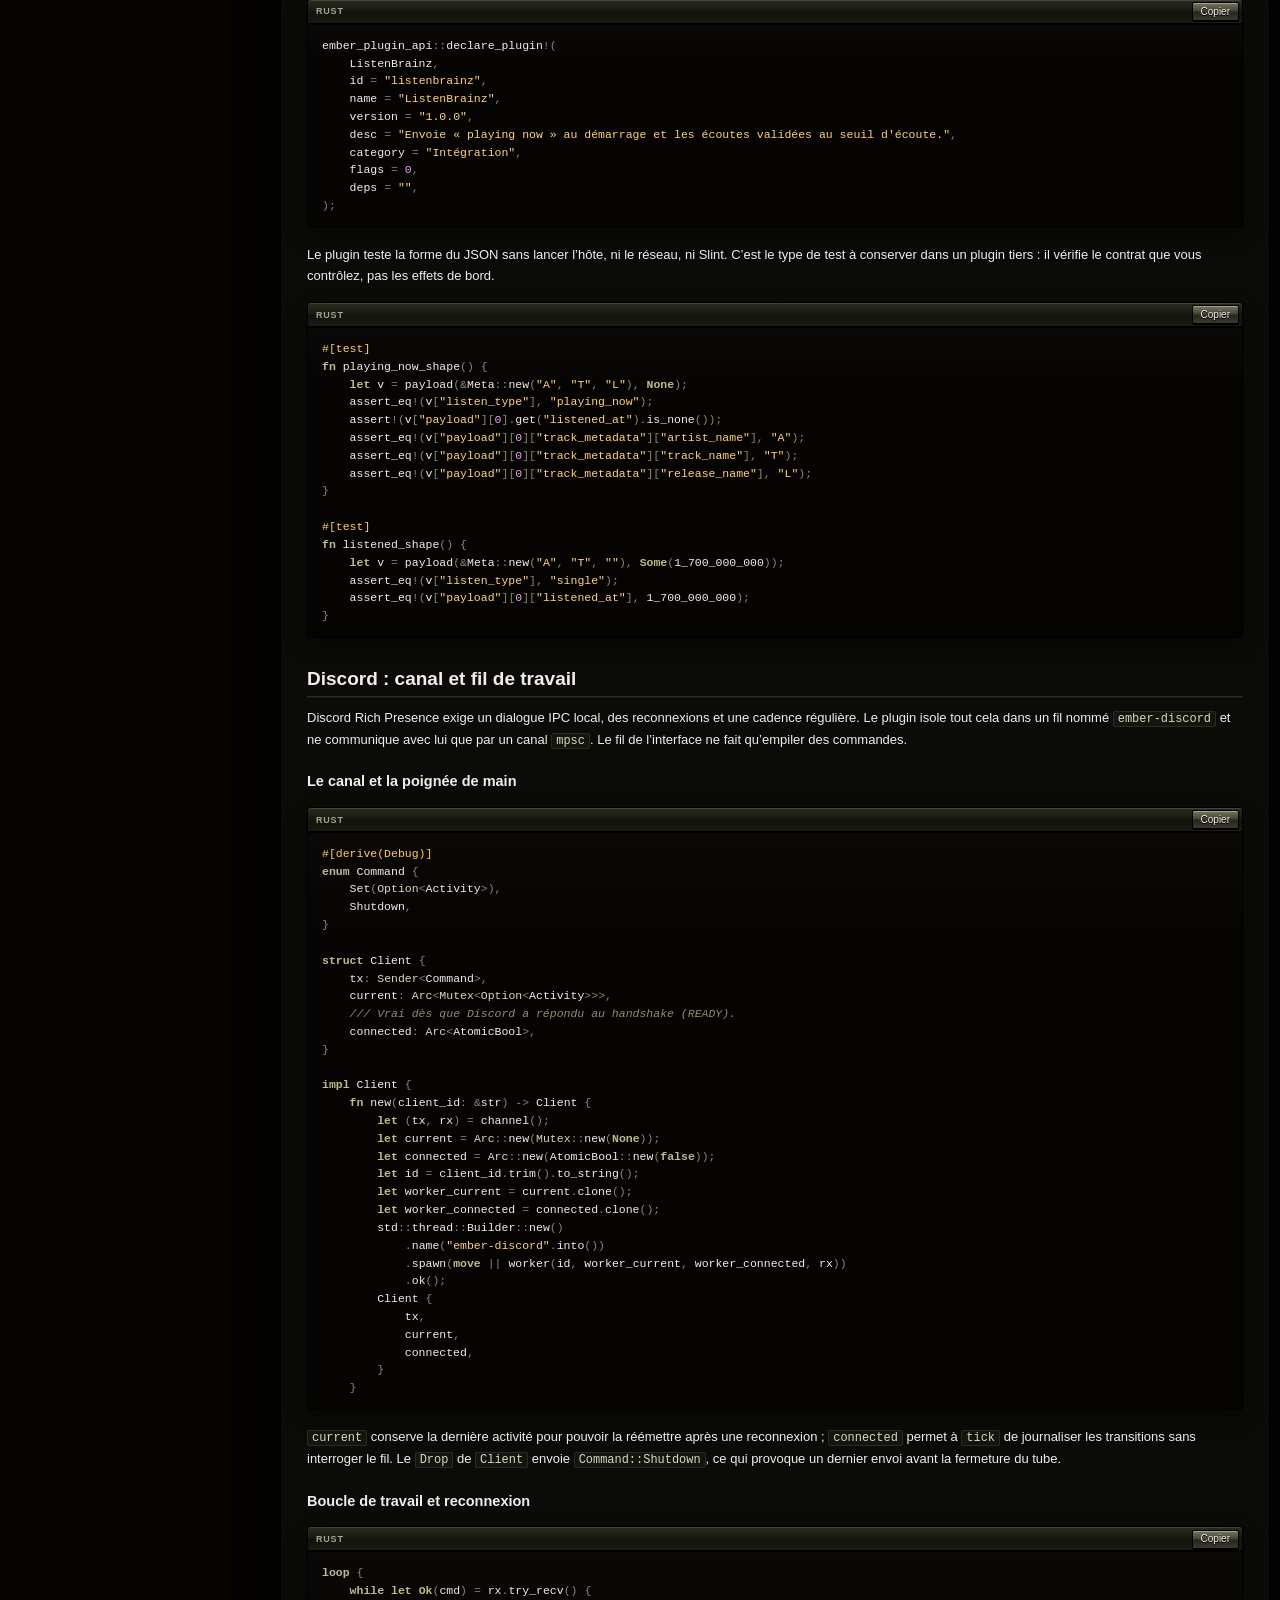
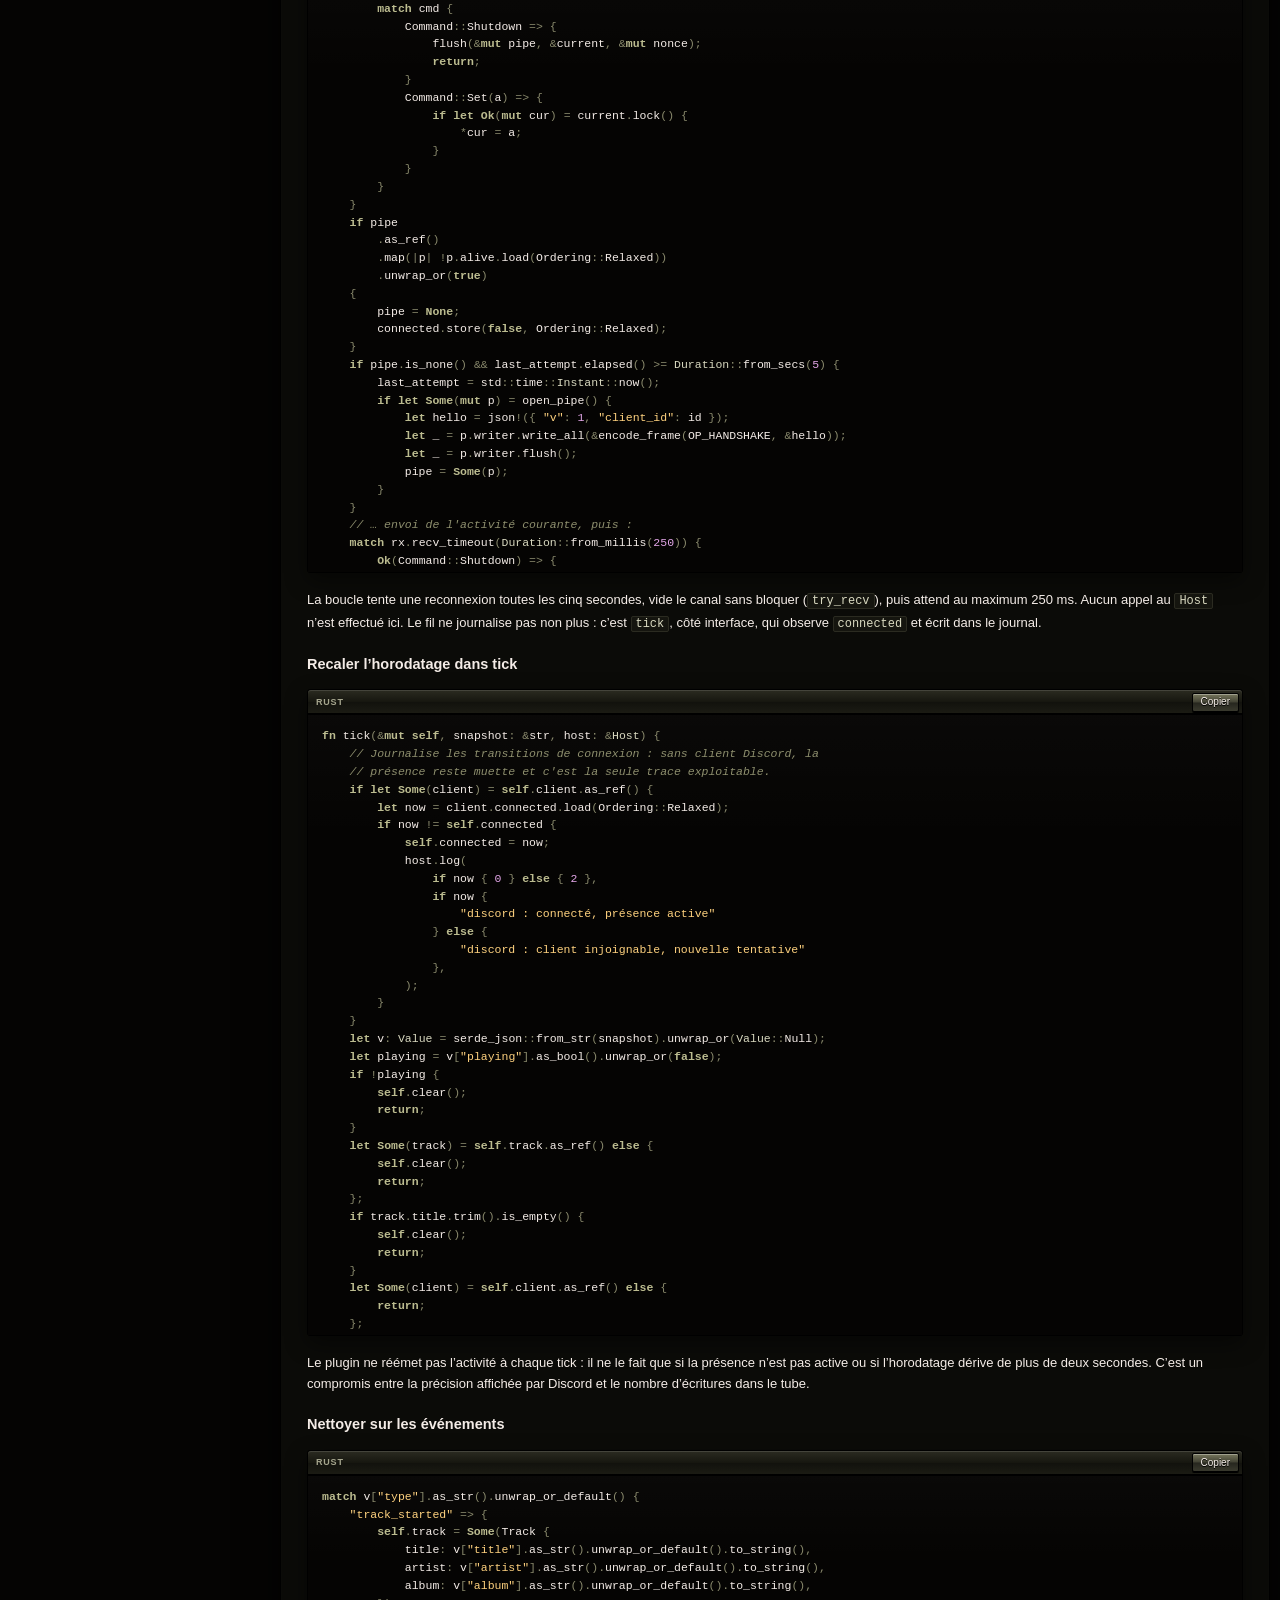
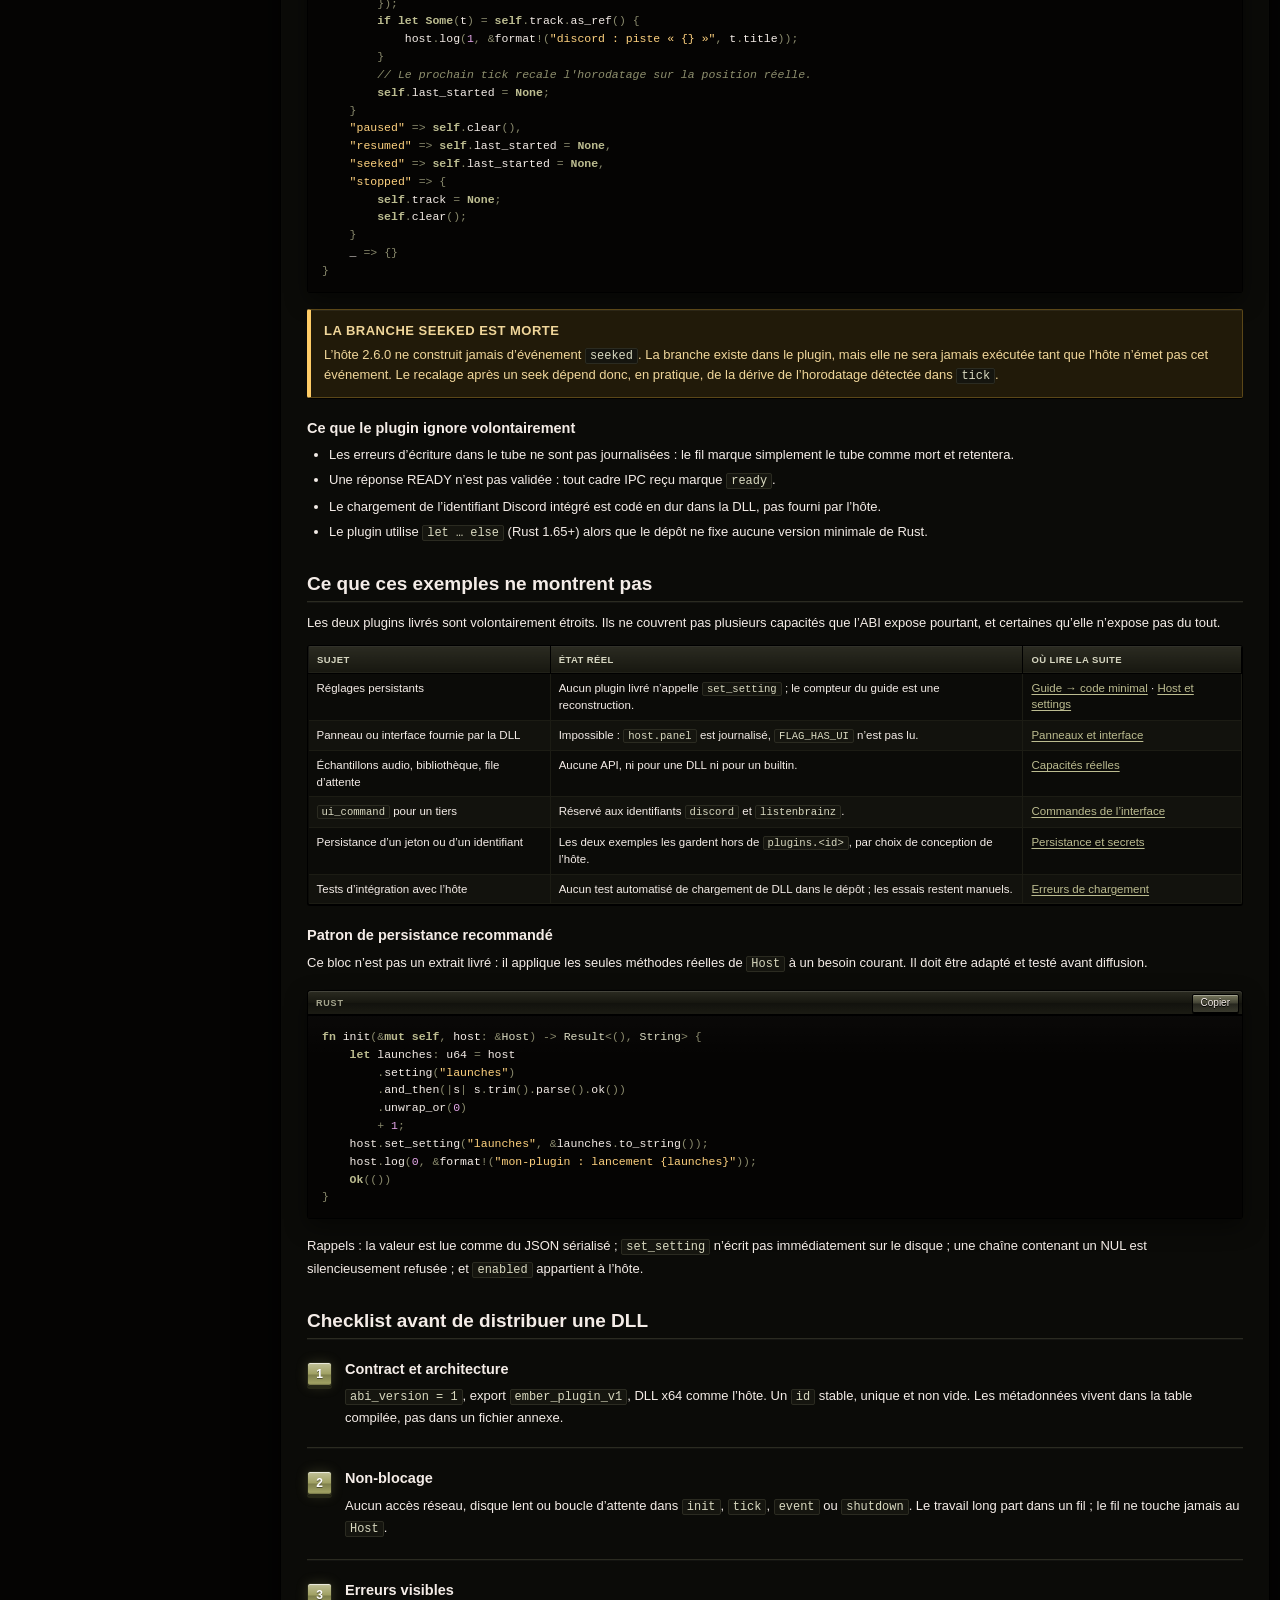
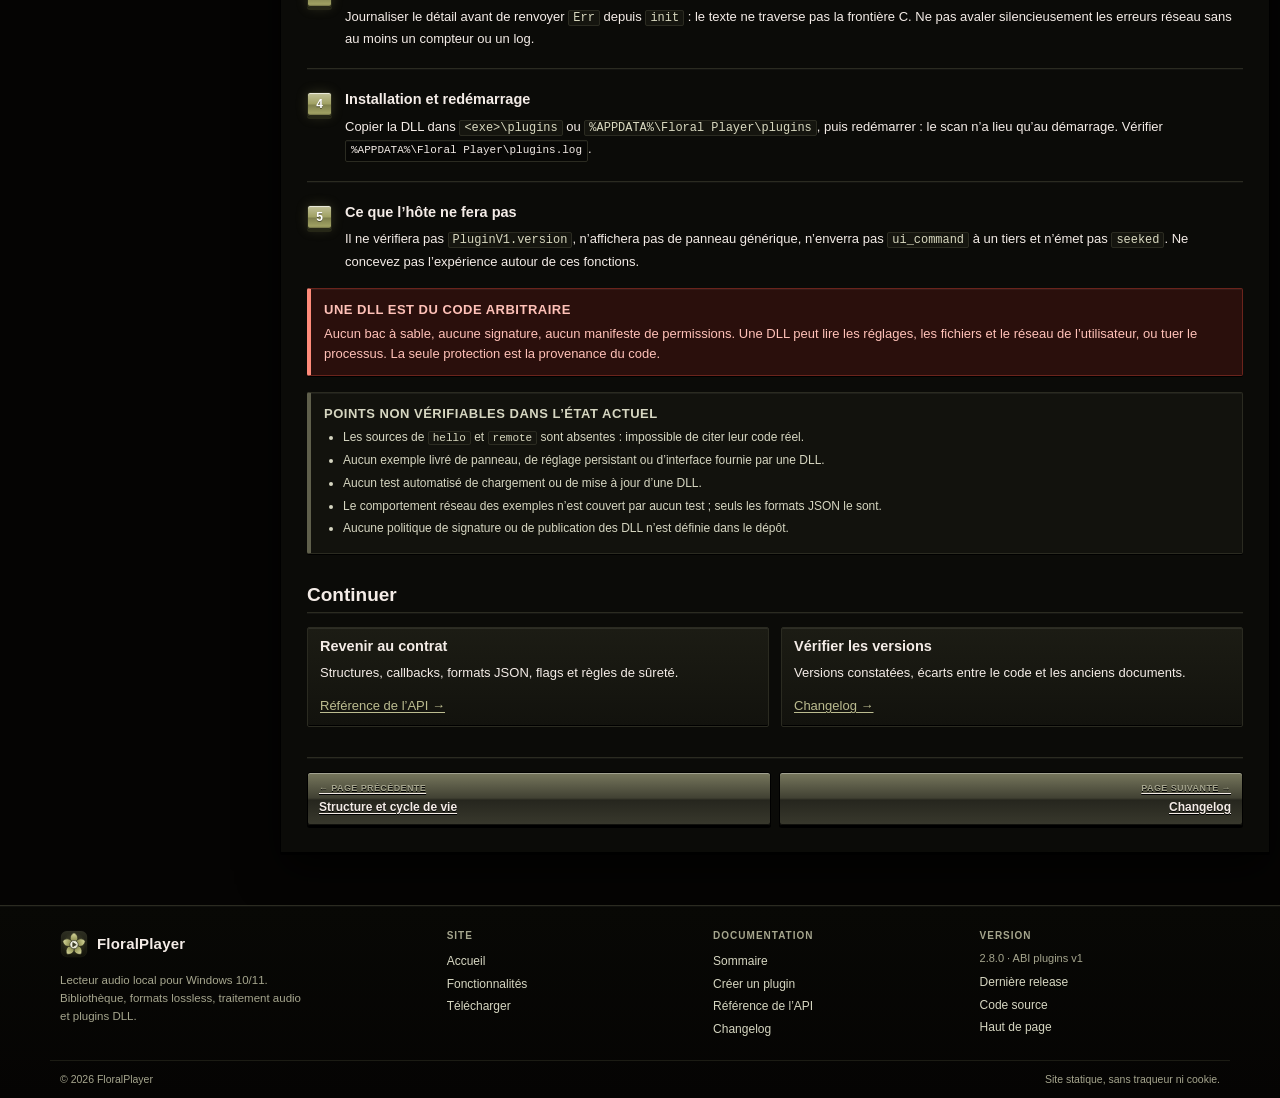
<file: docs/examples.html>
<!doctype html>
<html lang="fr">
<head>
  <meta charset="utf-8">
  <meta name="viewport" content="width=device-width, initial-scale=1">
  <title>Exemples commentés — plugins FloralPlayer</title>
  <meta name="description" content="Extraits réels des plugins DLL discord et listenbrainz de FloralPlayer : fils, canaux, réseau, événements, tick et tests.">
  <link rel="icon" href="../assets/favicon.svg" type="image/svg+xml">
  <link rel="stylesheet" href="../css/style.css">
  <script src="../js/config.js" defer></script>
  <script src="../js/layout.js" defer></script>
  <script src="../js/docs.js" defer></script>
</head>
<body data-page="docs" data-doc="examples">
  <a class="skip-link" href="#main">Aller au contenu</a>
  <div id="site-header"></div>

  <main id="main" class="wrap wrap--docs">
    <div class="docs-layout">
      <aside class="docs-sidebar" data-docs-sidebar>
        <noscript>
          <div class="panel">
            <h3>Sommaire</h3>
            <ul>
              <li><a href="index.html">Sommaire</a></li>
              <li><a href="getting-started.html">Créer son premier plugin</a></li>
              <li><a href="plugin-api.html">Référence de l’API</a></li>
              <li><a href="plugin-structure.html">Structure et cycle de vie</a></li>
              <li><a href="examples.html">Exemples commentés</a></li>
              <li><a href="changelog.html">Changelog</a></li>
            </ul>
          </div>
        </noscript>
      </aside>

      <article class="doc-window">
        <div class="doc-toolbar">
          <nav class="breadcrumb" data-doc-breadcrumb aria-label="Fil d’Ariane"></nav>
          <span class="small muted doc-toolbar__note">Code réel · hôte 2.6.0</span>
        </div>

        <div class="doc-content">
          <span class="doc-kicker">Ressources</span>
          <h1 class="doc-title">Exemples commentés</h1>
          <p class="doc-lede">
            Deux plugins DLL sont réellement présents dans <code>ember-sdk/plugins</code> :
            <code>listenbrainz</code> et <code>discord</code>. Les extraits ci-dessous en sont
            copiés, avec leurs commentaires d’origine. Ils montrent les deux contraintes
            structurantes de l’ABI v1 : ne jamais bloquer le fil de l’interface et tester le
            contrat avec du JSON réel.
          </p>

          <div class="doc-meta">
            <span class="badge badge--blue">Extraits du dépôt</span>
            <span class="badge">Rust 2021</span>
            <span class="badge">cdylib</span>
            <span class="badge badge--warn">hello et remote absents</span>
          </div>

          <div class="callout callout--warn">
            <p class="callout__title">Deux exemples sur quatre sont disponibles</p>
            <p>
              Le workspace <code>ember-sdk/Cargo.toml</code> déclare encore
              <code>plugins/hello</code> et <code>plugins/remote</code>, mais ces dossiers ne sont
              pas présents dans l’arborescence actuelle. Cette page ne reconstitue pas leur code :
              elle se limite aux sources vérifiables de <code>discord</code> et
              <code>listenbrainz</code>. Le plus petit plugin complet est reconstruit dans
              <a href="getting-started.html">Créer son premier plugin</a>.
            </p>
          </div>

          <h2 id="inventaire">Inventaire des exemples</h2>
          <div class="table-wrap">
            <table>
              <thead>
                <tr><th scope="col">Dossier</th><th scope="col">Ce qu’il démontre</th><th scope="col">Point d’entrée dans cette page</th></tr>
              </thead>
              <tbody>
                <tr>
                  <td><code>plugins/listenbrainz</code></td>
                  <td>Événements <code>track_started</code> et <code>played</code>, envoi HTTP dans un fil, jeton reçu par <code>ui_command</code>.</td>
                  <td><a href="#listenbrainz">ListenBrainz : un événement, un envoi</a></td>
                </tr>
                <tr>
                  <td><code>plugins/discord</code></td>
                  <td>Canal <code>mpsc</code>, fil de travail, reconnexion, lissage de l’horodatage dans <code>tick</code>.</td>
                  <td><a href="#discord">Discord : canal et fil de travail</a></td>
                </tr>
                <tr>
                  <td><code>plugins/hello</code></td>
                  <td>Cycle de vie minimal, réglage persistant, toast. <strong>Source absente.</strong></td>
                  <td><a href="getting-started.html#code">Guide : code minimal reconstruit</a></td>
                </tr>
                <tr>
                  <td><code>plugins/remote</code></td>
                  <td>Serveur HTTP local et commandes vers le lecteur. <strong>Source absente.</strong></td>
                  <td><a href="#absences">Ce que ces exemples ne montrent pas</a></td>
                </tr>
              </tbody>
            </table>
          </div>

          <p>
            Les deux crates sont indépendants, en <code>cdylib</code>, et partagent la même
            dépendance par chemin vers <code>ember-plugin-api</code>. Le nom de la bibliothèque
            détermine le nom du fichier <code>.dll</code>, pas l’identité du plugin.
          </p>

          <pre data-lang="toml"><code># ember-sdk/plugins/listenbrainz/Cargo.toml
[package]
name = "listenbrainz-plugin"
version = "1.0.0"
edition = "2021"
description = "Envoi des écoutes à ListenBrainz depuis Ember Player"
license = "MIT"

[lib]
name = "listenbrainz_plugin"
crate-type = ["cdylib"]

[dependencies]
ember-plugin-api = { path = "../../ember-plugin-api" }
serde_json = "1"
ureq = "2"</code></pre>

          <p class="small muted">
            <code>discord</code> suit exactement la même forme, avec
            <code>name = "discord-plugin"</code>, <code>name = "discord_plugin"</code> et sans
            <code>ureq</code> : il parle à Discord par un tube local, pas par HTTP.
          </p>

          <h2 id="listenbrainz">ListenBrainz : un événement, un envoi</h2>
          <p>
            Le plugin ne fait rien dans <code>tick</code>. Il réagit à deux événements :
            <code>track_started</code> pour « playing now », et <code>played</code> pour une écoute
            validée par le seuil de l’hôte. Le jeton n’est pas stocké dans
            <code>plugins.listenbrainz</code> : il reste dans les réglages de premier niveau et
            arrive par <code>ui_command</code>.
          </p>

          <h3 id="lb-evenement">Lire l’événement sans bloquer</h3>
          <pre data-lang="rust"><code>fn event(&amp;mut self, event: &amp;str, host: &amp;Host) {
    let v: Value = serde_json::from_str(event).unwrap_or(Value::Null);
    match v["type"].as_str().unwrap_or_default() {
        "track_started" =&gt; {
            let meta = Meta::new(
                v["artist"].as_str().unwrap_or_default(),
                v["title"].as_str().unwrap_or_default(),
                v["album"].as_str().unwrap_or_default(),
            );
            host.log(1, &amp;format!("listenbrainz : playing now « {} »", meta.title));
            self.submit(host, meta, None);
        }
        "played" =&gt; {
            let meta = Meta::new(
                v["artist"].as_str().unwrap_or_default(),
                v["title"].as_str().unwrap_or_default(),
                v["album"].as_str().unwrap_or_default(),
            );
            let at = v["at"].as_i64().unwrap_or_else(|| {
                std::time::SystemTime::now()
                    .duration_since(std::time::UNIX_EPOCH)
                    .map(|d| d.as_secs() as i64)
                    .unwrap_or(0)
            });
            host.log(1, &amp;format!("listenbrainz : écoute « {} »", meta.title));
            self.submit(host, meta, Some(at));
        }
        _ =&gt; {}
    }
}</code></pre>

          <p>
            Points à retenir : le JSON est parsé avec <code>unwrap_or(Value::Null)</code>, donc un
            événement inattendu ne panique pas ; les champs absents deviennent des chaînes vides ;
            et <code>event</code> ne fait aucun appel réseau direct. Il délègue à
            <code>submit</code>, qui crée un fil.
          </p>

          <h3 id="lb-envoi">Déléguer le réseau à un fil</h3>
          <pre data-lang="rust"><code>fn submit(token: &amp;str, meta: Meta, listened_at: Option&lt;i64&gt;) -&gt; bool {
    let token = token.trim().to_string();
    if token.is_empty() || meta.title.trim().is_empty() {
        return false;
    }
    let body = payload(&amp;meta, listened_at).to_string();
    std::thread::Builder::new()
        .name("ember-listenbrainz".into())
        .spawn(move || {
            let agent = ureq::AgentBuilder::new()
                .timeout_connect(std::time::Duration::from_secs(8))
                .timeout(std::time::Duration::from_secs(15))
                .build();
            let _ = agent
                .post("https://api.listenbrainz.org/1/submit-listens")
                .set("Authorization", &amp;format!("Token {token}"))
                .set("Content-Type", "application/json")
                .set("User-Agent", "EmberPlayer/2.6.0 (Slint)")
                .send_string(&amp;body);
        })
        .is_ok()
}</code></pre>

          <div class="callout callout--warn">
            <p class="callout__title">Ce que le booléen signifie vraiment</p>
            <p>
              <code>submit</code> renvoie <code>true</code> si le fil a pu être créé, pas si la
              requête HTTP a réussi. Le résultat de <code>send_string</code> est ignoré
              (<code>let _ =</code>) : une erreur réseau, un jeton refusé ou un HTTP 429 ne laisse
              aucune trace dans <code>plugins.log</code>. C’est un choix « fire and forget »
              assumé par le plugin, pas un comportement de l’hôte.
            </p>
          </div>

          <p>
            Le fil ne touche jamais au <code>Host</code>. Seuls des types purs
            (<code>String</code>, <code>Meta</code>, <code>Option&lt;i64&gt;</code>) sont déplacés
            dans la closure. C’est la seule forme sûre avec l’ABI actuelle : <code>Host</code>
            n’est pas <code>Send</code> et tous les callbacks hôte → plugin arrivent sur le fil de
            l’interface.
          </p>

          <h3 id="lb-jeton">Recevoir le jeton par ui_command</h3>
          <pre data-lang="rust"><code>fn ui_command(&amp;mut self, json: &amp;str, host: &amp;Host) {
    let v: Value = serde_json::from_str(json).unwrap_or(Value::Null);
    if v["type"].as_str() == Some("configure") {
        let token = v["token"].as_str().unwrap_or_default().trim().to_string();
        if token != self.token {
            self.token = token;
            host.log(
                0,
                if self.token.is_empty() {
                    "listenbrainz : jeton retiré, envoi inactif"
                } else {
                    "listenbrainz : jeton configuré"
                },
            );
        }
    }
}</code></pre>

          <p>
            Cette méthode n’est appelée que parce que l’identifiant codé en dur est
            <code>listenbrainz</code>. Un plugin tiers qui implémente la même méthode ne recevra
            jamais de <code>configure</code> avec l’hôte 2.6.0. Pour un plugin tiers, la
            configuration doit passer par <code>host.setting</code> /
            <code>host.set_setting</code>, ou par un fichier que le plugin lit lui-même.
          </p>

          <h3 id="lb-declaration">Déclaration et test du format</h3>
          <p>
            La macro ne fait que décrire la table <code>PluginV1</code>. Aucun manifeste séparé
            n’est lu par l’hôte.
          </p>

          <pre data-lang="rust"><code>ember_plugin_api::declare_plugin!(
    ListenBrainz,
    id = "listenbrainz",
    name = "ListenBrainz",
    version = "1.0.0",
    desc = "Envoie « playing now » au démarrage et les écoutes validées au seuil d'écoute.",
    category = "Intégration",
    flags = 0,
    deps = "",
);</code></pre>

          <p>
            Le plugin teste la forme du JSON sans lancer l’hôte, ni le réseau, ni Slint. C’est le
            type de test à conserver dans un plugin tiers : il vérifie le contrat que vous
            contrôlez, pas les effets de bord.
          </p>

          <pre data-lang="rust"><code>#[test]
fn playing_now_shape() {
    let v = payload(&amp;Meta::new("A", "T", "L"), None);
    assert_eq!(v["listen_type"], "playing_now");
    assert!(v["payload"][0].get("listened_at").is_none());
    assert_eq!(v["payload"][0]["track_metadata"]["artist_name"], "A");
    assert_eq!(v["payload"][0]["track_metadata"]["track_name"], "T");
    assert_eq!(v["payload"][0]["track_metadata"]["release_name"], "L");
}

#[test]
fn listened_shape() {
    let v = payload(&amp;Meta::new("A", "T", ""), Some(1_700_000_000));
    assert_eq!(v["listen_type"], "single");
    assert_eq!(v["payload"][0]["listened_at"], 1_700_000_000);
}</code></pre>

          <h2 id="discord">Discord : canal et fil de travail</h2>
          <p>
            Discord Rich Presence exige un dialogue IPC local, des reconnexions et une cadence
            régulière. Le plugin isole tout cela dans un fil nommé <code>ember-discord</code> et
            ne communique avec lui que par un canal <code>mpsc</code>. Le fil de l’interface ne
            fait qu’empiler des commandes.
          </p>

          <h3 id="discord-client">Le canal et la poignée de main</h3>
          <pre data-lang="rust"><code>#[derive(Debug)]
enum Command {
    Set(Option&lt;Activity&gt;),
    Shutdown,
}

struct Client {
    tx: Sender&lt;Command&gt;,
    current: Arc&lt;Mutex&lt;Option&lt;Activity&gt;&gt;&gt;,
    /// Vrai dès que Discord a répondu au handshake (READY).
    connected: Arc&lt;AtomicBool&gt;,
}

impl Client {
    fn new(client_id: &amp;str) -&gt; Client {
        let (tx, rx) = channel();
        let current = Arc::new(Mutex::new(None));
        let connected = Arc::new(AtomicBool::new(false));
        let id = client_id.trim().to_string();
        let worker_current = current.clone();
        let worker_connected = connected.clone();
        std::thread::Builder::new()
            .name("ember-discord".into())
            .spawn(move || worker(id, worker_current, worker_connected, rx))
            .ok();
        Client {
            tx,
            current,
            connected,
        }
    }</code></pre>

          <p>
            <code>current</code> conserve la dernière activité pour pouvoir la réémettre après une
            reconnexion ; <code>connected</code> permet à <code>tick</code> de journaliser les
            transitions sans interroger le fil. Le <code>Drop</code> de <code>Client</code> envoie
            <code>Command::Shutdown</code>, ce qui provoque un dernier envoi avant la fermeture du
            tube.
          </p>

          <h3 id="discord-worker">Boucle de travail et reconnexion</h3>
          <pre data-lang="rust"><code>loop {
    while let Ok(cmd) = rx.try_recv() {
        match cmd {
            Command::Shutdown =&gt; {
                flush(&amp;mut pipe, &amp;current, &amp;mut nonce);
                return;
            }
            Command::Set(a) =&gt; {
                if let Ok(mut cur) = current.lock() {
                    *cur = a;
                }
            }
        }
    }
    if pipe
        .as_ref()
        .map(|p| !p.alive.load(Ordering::Relaxed))
        .unwrap_or(true)
    {
        pipe = None;
        connected.store(false, Ordering::Relaxed);
    }
    if pipe.is_none() &amp;&amp; last_attempt.elapsed() &gt;= Duration::from_secs(5) {
        last_attempt = std::time::Instant::now();
        if let Some(mut p) = open_pipe() {
            let hello = json!({ "v": 1, "client_id": id });
            let _ = p.writer.write_all(&amp;encode_frame(OP_HANDSHAKE, &amp;hello));
            let _ = p.writer.flush();
            pipe = Some(p);
        }
    }
    // … envoi de l'activité courante, puis :
    match rx.recv_timeout(Duration::from_millis(250)) {
        Ok(Command::Shutdown) =&gt; {
            flush(&amp;mut pipe, &amp;current, &amp;mut nonce);
            return;
        }
        Err(RecvTimeoutError::Disconnected) =&gt; return,
        Ok(Command::Set(a)) =&gt; {
            if let Ok(mut cur) = current.lock() {
                *cur = a;
            }
        }
        Err(RecvTimeoutError::Timeout) =&gt; {}
    }
}</code></pre>

          <p>
            La boucle tente une reconnexion toutes les cinq secondes, vide le canal sans bloquer
            (<code>try_recv</code>), puis attend au maximum 250 ms. Aucun appel au <code>Host</code>
            n’est effectué ici. Le fil ne journalise pas non plus : c’est <code>tick</code>, côté
            interface, qui observe <code>connected</code> et écrit dans le journal.
          </p>

          <h3 id="discord-tick">Recaler l’horodatage dans tick</h3>
          <pre data-lang="rust"><code>fn tick(&amp;mut self, snapshot: &amp;str, host: &amp;Host) {
    // Journalise les transitions de connexion : sans client Discord, la
    // présence reste muette et c'est la seule trace exploitable.
    if let Some(client) = self.client.as_ref() {
        let now = client.connected.load(Ordering::Relaxed);
        if now != self.connected {
            self.connected = now;
            host.log(
                if now { 0 } else { 2 },
                if now {
                    "discord : connecté, présence active"
                } else {
                    "discord : client injoignable, nouvelle tentative"
                },
            );
        }
    }
    let v: Value = serde_json::from_str(snapshot).unwrap_or(Value::Null);
    let playing = v["playing"].as_bool().unwrap_or(false);
    if !playing {
        self.clear();
        return;
    }
    let Some(track) = self.track.as_ref() else {
        self.clear();
        return;
    };
    if track.title.trim().is_empty() {
        self.clear();
        return;
    }
    let Some(client) = self.client.as_ref() else {
        return;
    };
    let pos = v["pos"].as_f64().unwrap_or(0.0).max(0.0);
    let now = std::time::SystemTime::now()
        .duration_since(std::time::UNIX_EPOCH)
        .map(|d| d.as_secs() as i64)
        .unwrap_or(0);
    let started = now - pos as i64;
    let changed = self
        .last_started
        .map(|last| (last - started).abs() &gt; 2)
        .unwrap_or(true);
    if !self.active || changed {
        let album = if track.album.trim().is_empty() {
            "Ember Player"
        } else {
            track.album.as_str()
        };
        client.set_activity(Some(Activity::new(
            &amp;track.title,
            &amp;track.artist,
            album,
            Some(started),
        )));
        self.active = true;
        self.last_started = Some(started);
    }
}</code></pre>

          <p>
            Le plugin ne réémet pas l’activité à chaque tick : il ne le fait que si la présence
            n’est pas active ou si l’horodatage dérive de plus de deux secondes. C’est un compromis
            entre la précision affichée par Discord et le nombre d’écritures dans le tube.
          </p>

          <h3 id="discord-evenements">Nettoyer sur les événements</h3>
          <pre data-lang="rust"><code>match v["type"].as_str().unwrap_or_default() {
    "track_started" =&gt; {
        self.track = Some(Track {
            title: v["title"].as_str().unwrap_or_default().to_string(),
            artist: v["artist"].as_str().unwrap_or_default().to_string(),
            album: v["album"].as_str().unwrap_or_default().to_string(),
        });
        if let Some(t) = self.track.as_ref() {
            host.log(1, &amp;format!("discord : piste « {} »", t.title));
        }
        // Le prochain tick recale l'horodatage sur la position réelle.
        self.last_started = None;
    }
    "paused" =&gt; self.clear(),
    "resumed" =&gt; self.last_started = None,
    "seeked" =&gt; self.last_started = None,
    "stopped" =&gt; {
        self.track = None;
        self.clear();
    }
    _ =&gt; {}
}</code></pre>

          <div class="callout callout--warn">
            <p class="callout__title">La branche seeked est morte</p>
            <p>
              L’hôte 2.6.0 ne construit jamais d’événement <code>seeked</code>. La branche existe
              dans le plugin, mais elle ne sera jamais exécutée tant que l’hôte n’émet pas cet
              événement. Le recalage après un seek dépend donc, en pratique, de la dérive de
              l’horodatage détectée dans <code>tick</code>.
            </p>
          </div>

          <h3 id="discord-erreurs">Ce que le plugin ignore volontairement</h3>
          <ul>
            <li>Les erreurs d’écriture dans le tube ne sont pas journalisées : le fil marque simplement le tube comme mort et retentera.</li>
            <li>Une réponse READY n’est pas validée : tout cadre IPC reçu marque <code>ready</code>.</li>
            <li>Le chargement de l’identifiant Discord intégré est codé en dur dans la DLL, pas fourni par l’hôte.</li>
            <li>Le plugin utilise <code>let … else</code> (Rust 1.65+) alors que le dépôt ne fixe aucune version minimale de Rust.</li>
          </ul>

          <h2 id="absences">Ce que ces exemples ne montrent pas</h2>
          <p>
            Les deux plugins livrés sont volontairement étroits. Ils ne couvrent pas plusieurs
            capacités que l’ABI expose pourtant, et certaines qu’elle n’expose pas du tout.
          </p>

          <div class="table-wrap">
            <table>
              <thead>
                <tr><th scope="col">Sujet</th><th scope="col">État réel</th><th scope="col">Où lire la suite</th></tr>
              </thead>
              <tbody>
                <tr>
                  <td>Réglages persistants</td>
                  <td>Aucun plugin livré n’appelle <code>set_setting</code> ; le compteur du guide est une reconstruction.</td>
                  <td><a href="getting-started.html#code">Guide → code minimal</a> · <a href="plugin-api.html#hostapi">Host et settings</a></td>
                </tr>
                <tr>
                  <td>Panneau ou interface fournie par la DLL</td>
                  <td>Impossible : <code>host.panel</code> est journalisé, <code>FLAG_HAS_UI</code> n’est pas lu.</td>
                  <td><a href="plugin-api.html#panneaux">Panneaux et interface</a></td>
                </tr>
                <tr>
                  <td>Échantillons audio, bibliothèque, file d’attente</td>
                  <td>Aucune API, ni pour une DLL ni pour un builtin.</td>
                  <td><a href="plugin-structure.html#capacites">Capacités réelles</a></td>
                </tr>
                <tr>
                  <td><code>ui_command</code> pour un tiers</td>
                  <td>Réservé aux identifiants <code>discord</code> et <code>listenbrainz</code>.</td>
                  <td><a href="plugin-api.html#uicommand">Commandes de l’interface</a></td>
                </tr>
                <tr>
                  <td>Persistance d’un jeton ou d’un identifiant</td>
                  <td>Les deux exemples les gardent hors de <code>plugins.&lt;id&gt;</code>, par choix de conception de l’hôte.</td>
                  <td><a href="plugin-structure.html#persistance">Persistance et secrets</a></td>
                </tr>
                <tr>
                  <td>Tests d’intégration avec l’hôte</td>
                  <td>Aucun test automatisé de chargement de DLL dans le dépôt ; les essais restent manuels.</td>
                  <td><a href="plugin-structure.html#erreurs">Erreurs de chargement</a></td>
                </tr>
              </tbody>
            </table>
          </div>

          <h3 id="pattern-persistance">Patron de persistance recommandé</h3>
          <p>
            Ce bloc n’est pas un extrait livré : il applique les seules méthodes réelles de
            <code>Host</code> à un besoin courant. Il doit être adapté et testé avant diffusion.
          </p>

          <pre data-lang="rust"><code>fn init(&amp;mut self, host: &amp;Host) -&gt; Result&lt;(), String&gt; {
    let launches: u64 = host
        .setting("launches")
        .and_then(|s| s.trim().parse().ok())
        .unwrap_or(0)
        + 1;
    host.set_setting("launches", &amp;launches.to_string());
    host.log(0, &amp;format!("mon-plugin : lancement {launches}"));
    Ok(())
}</code></pre>

          <p>
            Rappels : la valeur est lue comme du JSON sérialisé ; <code>set_setting</code> n’écrit
            pas immédiatement sur le disque ; une chaîne contenant un NUL est silencieusement
            refusée ; et <code>enabled</code> appartient à l’hôte.
          </p>

          <h2 id="checklist">Checklist avant de distribuer une DLL</h2>
          <ol class="steps">
            <li>
              <h3>Contract et architecture</h3>
              <p>
                <code>abi_version = 1</code>, export <code>ember_plugin_v1</code>, DLL x64 comme
                l’hôte. Un <code>id</code> stable, unique et non vide. Les métadonnées vivent dans
                la table compilée, pas dans un fichier annexe.
              </p>
            </li>
            <li>
              <h3>Non-blocage</h3>
              <p>
                Aucun accès réseau, disque lent ou boucle d’attente dans <code>init</code>,
                <code>tick</code>, <code>event</code> ou <code>shutdown</code>. Le travail long
                part dans un fil ; le fil ne touche jamais au <code>Host</code>.
              </p>
            </li>
            <li>
              <h3>Erreurs visibles</h3>
              <p>
                Journaliser le détail avant de renvoyer <code>Err</code> depuis
                <code>init</code> : le texte ne traverse pas la frontière C. Ne pas avaler
                silencieusement les erreurs réseau sans au moins un compteur ou un log.
              </p>
            </li>
            <li>
              <h3>Installation et redémarrage</h3>
              <p>
                Copier la DLL dans <code>&lt;exe&gt;\plugins</code> ou
                <code>%APPDATA%\Floral Player\plugins</code>, puis redémarrer : le scan n’a lieu
                qu’au démarrage. Vérifier <span class="path">%APPDATA%\Floral Player\plugins.log</span>.
              </p>
            </li>
            <li>
              <h3>Ce que l’hôte ne fera pas</h3>
              <p>
                Il ne vérifiera pas <code>PluginV1.version</code>, n’affichera pas de panneau
                générique, n’enverra pas <code>ui_command</code> à un tiers et n’émet pas
                <code>seeked</code>. Ne concevez pas l’expérience autour de ces fonctions.
              </p>
            </li>
          </ol>

          <div class="callout callout--danger">
            <p class="callout__title">Une DLL est du code arbitraire</p>
            <p>
              Aucun bac à sable, aucune signature, aucun manifeste de permissions. Une DLL peut
              lire les réglages, les fichiers et le réseau de l’utilisateur, ou tuer le processus.
              La seule protection est la provenance du code.
            </p>
          </div>

          <div class="callout callout--flat">
            <p class="callout__title">Points non vérifiables dans l’état actuel</p>
            <ul>
              <li>Les sources de <code>hello</code> et <code>remote</code> sont absentes : impossible de citer leur code réel.</li>
              <li>Aucun exemple livré de panneau, de réglage persistant ou d’interface fournie par une DLL.</li>
              <li>Aucun test automatisé de chargement ou de mise à jour d’une DLL.</li>
              <li>Le comportement réseau des exemples n’est couvert par aucun test ; seuls les formats JSON le sont.</li>
              <li>Aucune politique de signature ou de publication des DLL n’est définie dans le dépôt.</li>
            </ul>
          </div>

          <h2 id="suite">Continuer</h2>
          <div class="split">
            <div class="note-box">
              <h3>Revenir au contrat</h3>
              <p>Structures, callbacks, formats JSON, flags et règles de sûreté.</p>
              <p><a href="plugin-api.html">Référence de l’API →</a></p>
            </div>
            <div class="note-box">
              <h3>Vérifier les versions</h3>
              <p>Versions constatées, écarts entre le code et les anciens documents.</p>
              <p><a href="changelog.html">Changelog →</a></p>
            </div>
          </div>

          <nav class="doc-pager" data-doc-pager aria-label="Pages de documentation"></nav>
        </div>
      </article>
    </div>
  </main>

  <div id="site-footer"></div>
</body>
</html>
</file>
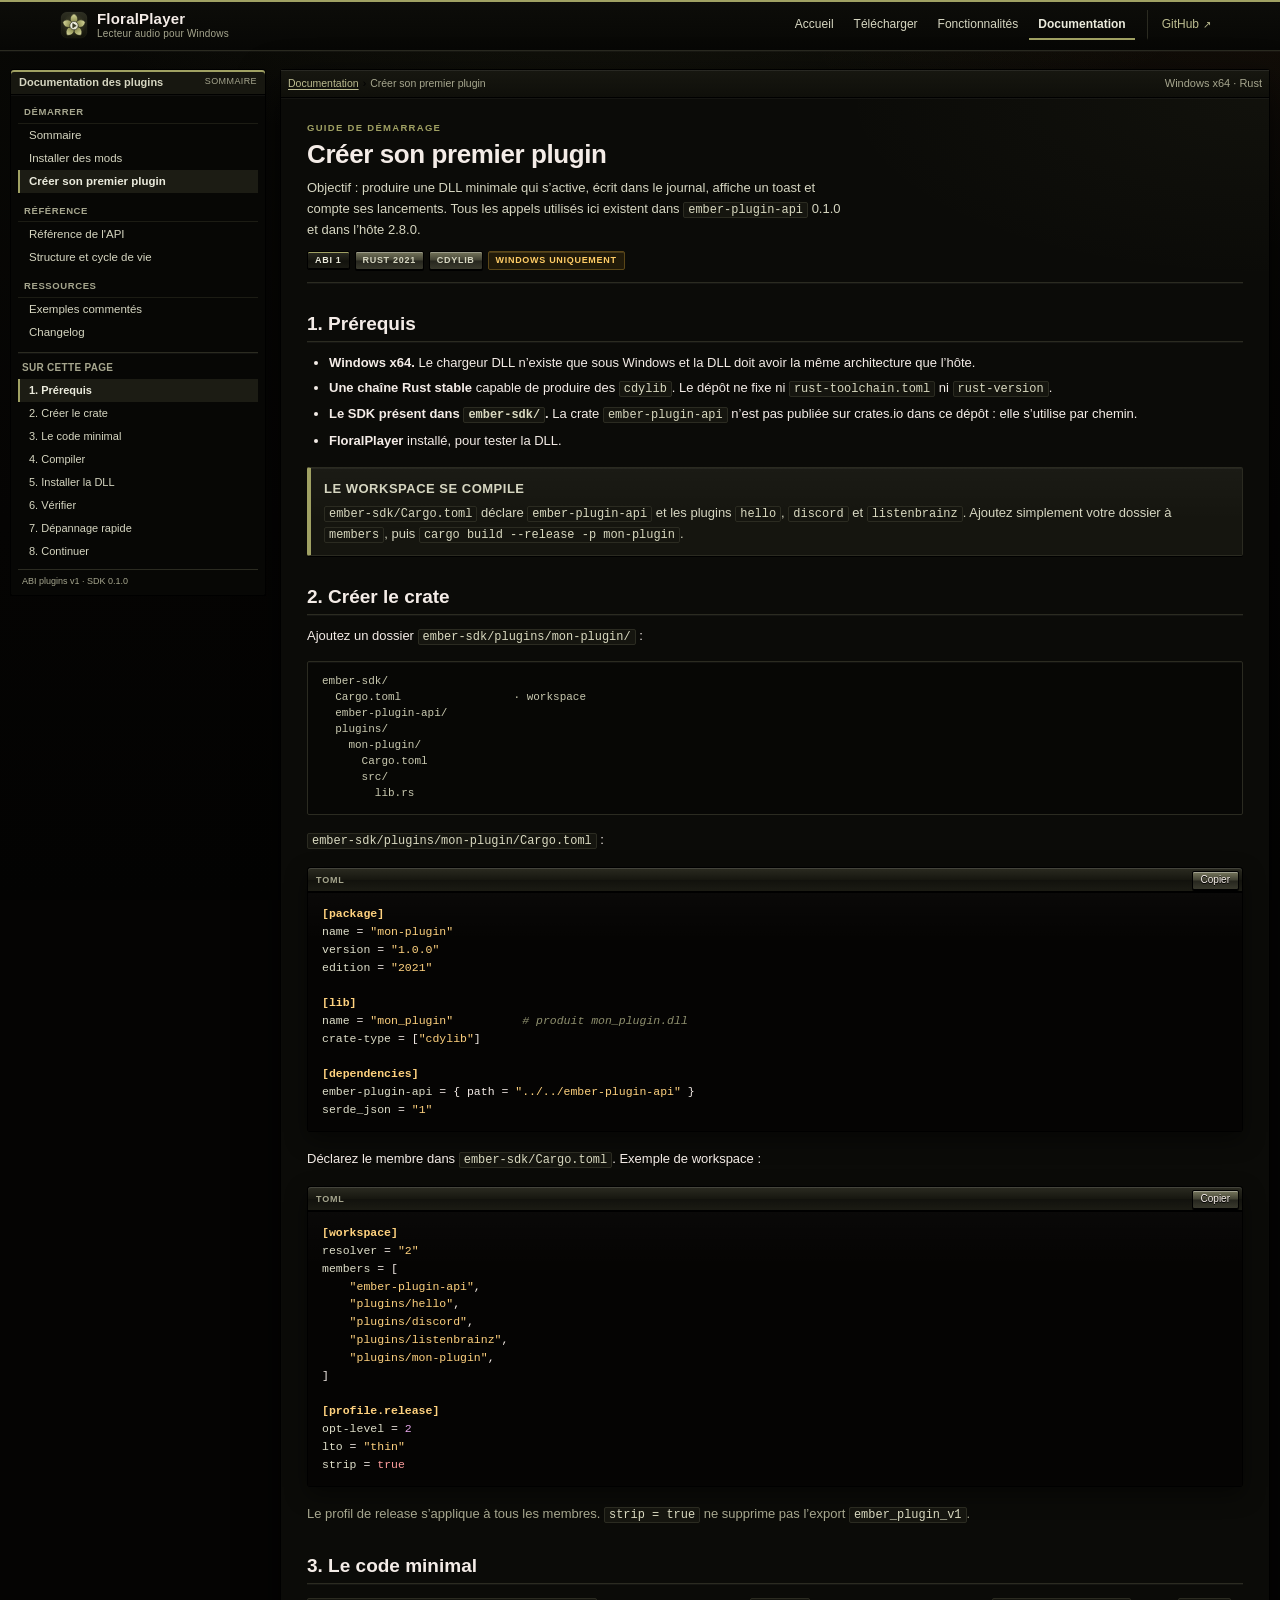
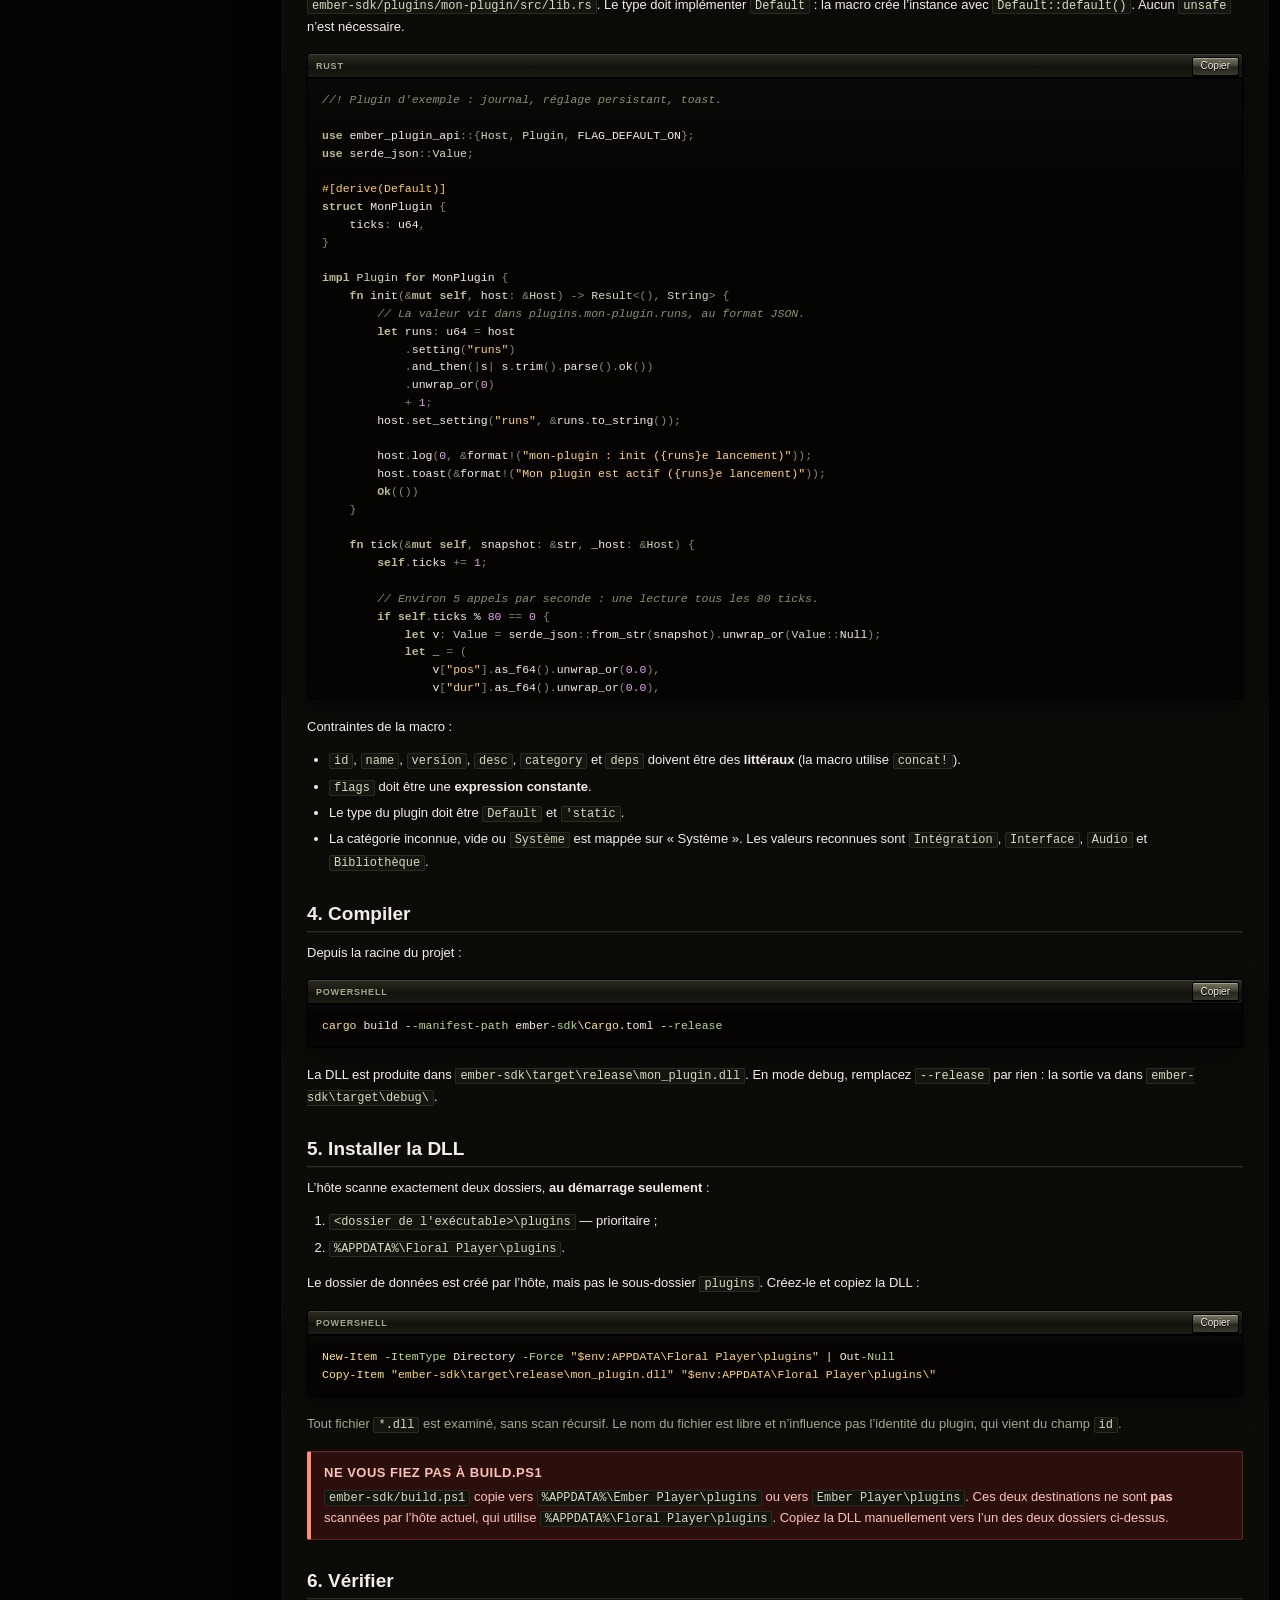
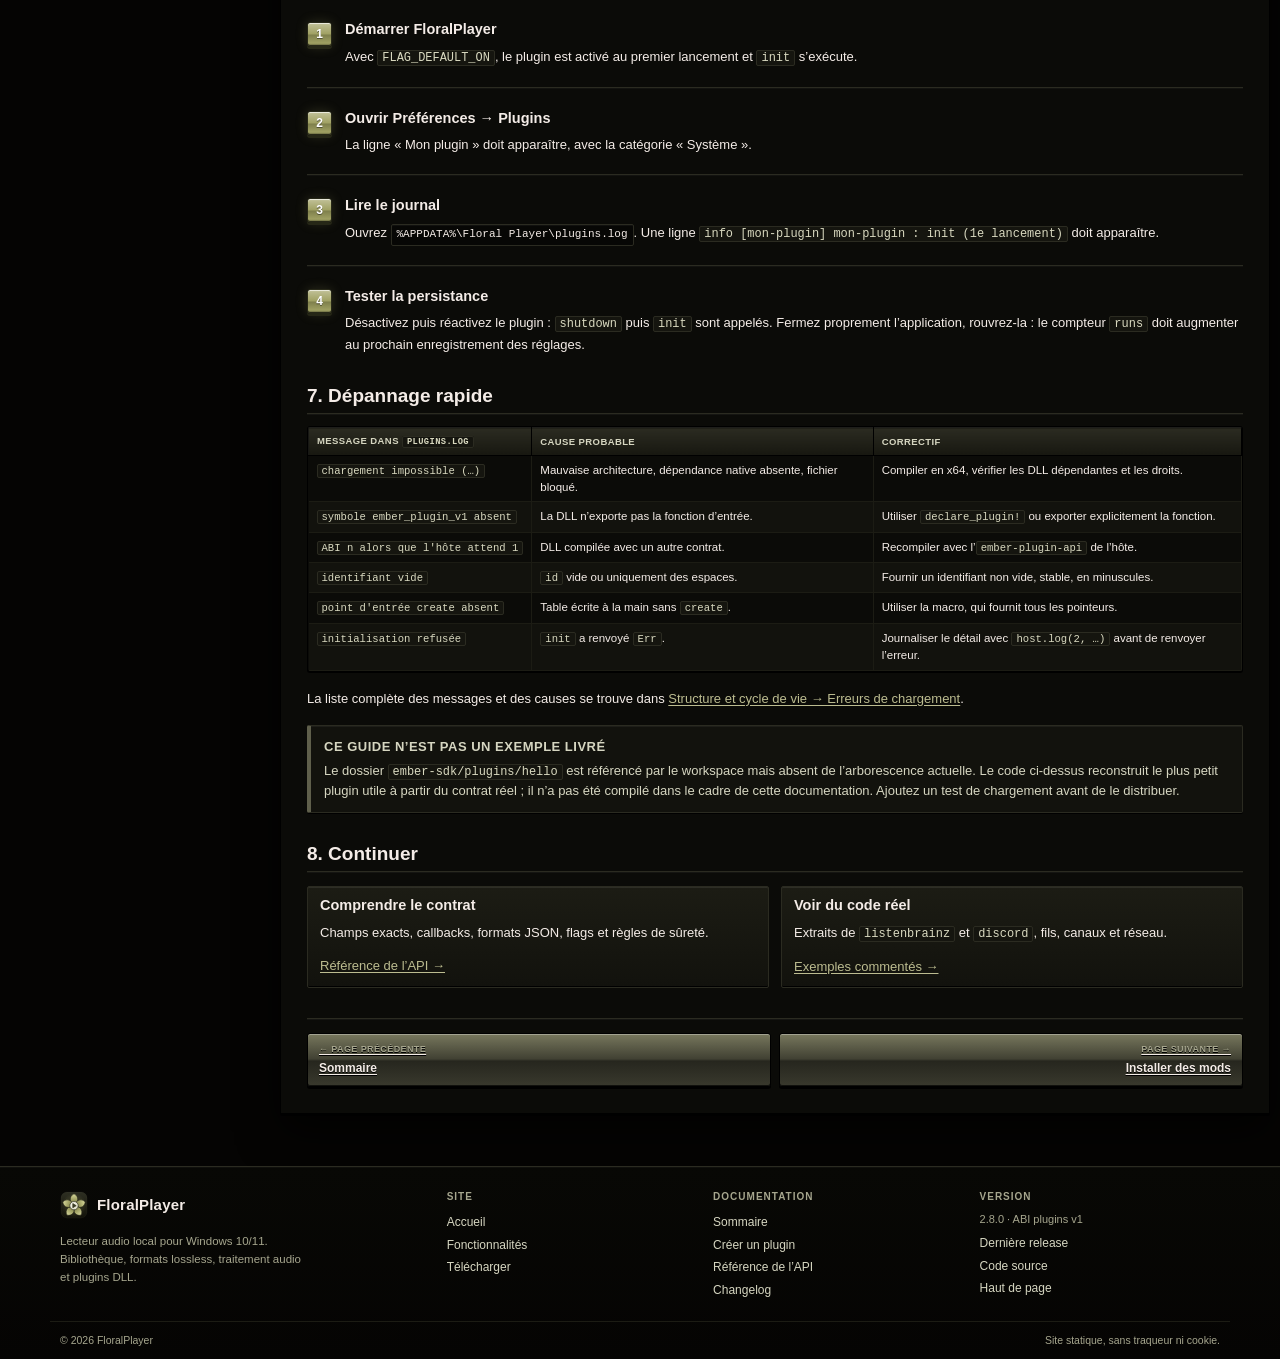
<file: docs/getting-started.html>
<!doctype html>
<html lang="fr">
<head>
  <meta charset="utf-8">
  <meta name="viewport" content="width=device-width, initial-scale=1">
  <title>Créer son premier plugin — FloralPlayer</title>
  <meta name="description" content="Guide pas à pas pour créer, compiler et installer une DLL de plugin FloralPlayer avec l’ABI v1.">
  <link rel="icon" href="../assets/favicon.svg" type="image/svg+xml">
  <link rel="stylesheet" href="../css/style.css">
  <script src="../js/config.js" defer></script>
  <script src="../js/layout.js" defer></script>
  <script src="../js/docs.js" defer></script>
</head>
<body data-page="docs" data-doc="getting-started">
  <a class="skip-link" href="#main">Aller au contenu</a>
  <div id="site-header"></div>

  <main id="main" class="wrap wrap--docs">
    <div class="docs-layout">
      <aside class="docs-sidebar" data-docs-sidebar>
        <noscript>
          <div class="panel">
            <h3>Sommaire</h3>
            <ul>
              <li><a href="index.html">Sommaire</a></li>
              <li><a href="getting-started.html">Créer son premier plugin</a></li>
              <li><a href="plugin-api.html">Référence de l’API</a></li>
              <li><a href="plugin-structure.html">Structure et cycle de vie</a></li>
              <li><a href="examples.html">Exemples commentés</a></li>
              <li><a href="changelog.html">Changelog</a></li>
            </ul>
          </div>
        </noscript>
      </aside>

      <article class="doc-window">
        <div class="doc-toolbar">
          <nav class="breadcrumb" data-doc-breadcrumb aria-label="Fil d’Ariane"></nav>
          <span class="small muted doc-toolbar__note">Windows x64 · Rust</span>
        </div>

        <div class="doc-content">
          <span class="doc-kicker">Guide de démarrage</span>
          <h1 class="doc-title">Créer son premier plugin</h1>
          <p class="doc-lede">
            Objectif : produire une DLL minimale qui s’active, écrit dans le journal, affiche un
            toast et compte ses lancements. Tous les appels utilisés ici existent dans
            <code>ember-plugin-api</code> 0.1.0 et dans l’hôte <span data-version>2.8.0</span>.
          </p>

          <div class="doc-meta">
            <span class="badge badge--blue">ABI 1</span>
            <span class="badge">Rust 2021</span>
            <span class="badge">cdylib</span>
            <span class="badge badge--warn">Windows uniquement</span>
          </div>

          <h2 id="prerequis">1. Prérequis</h2>
          <ul>
            <li><strong>Windows x64.</strong> Le chargeur DLL n’existe que sous Windows et la DLL doit avoir la même architecture que l’hôte.</li>
            <li><strong>Une chaîne Rust stable</strong> capable de produire des <code>cdylib</code>. Le dépôt ne fixe ni <code>rust-toolchain.toml</code> ni <code>rust-version</code>.</li>
            <li><strong>Le SDK présent dans <code>ember-sdk/</code>.</strong> La crate <code>ember-plugin-api</code> n’est pas publiée sur crates.io dans ce dépôt : elle s’utilise par chemin.</li>
            <li><strong>FloralPlayer</strong> installé, pour tester la DLL.</li>
          </ul>

          <div class="callout">
            <p class="callout__title">Le workspace se compile</p>
            <p>
              <code>ember-sdk/Cargo.toml</code> déclare <code>ember-plugin-api</code> et les plugins
              <code>hello</code>, <code>discord</code> et <code>listenbrainz</code>. Ajoutez simplement
              votre dossier à <code>members</code>, puis <code>cargo build --release -p mon-plugin</code>.
            </p>
          </div>

          <h2 id="creer-crate">2. Créer le crate</h2>
          <p>Ajoutez un dossier <code>ember-sdk/plugins/mon-plugin/</code> :</p>

          <pre class="diagram" data-no-copy>ember-sdk/
  Cargo.toml                 · workspace
  ember-plugin-api/
  plugins/
    mon-plugin/
      Cargo.toml
      src/
        lib.rs</pre>

          <p><code>ember-sdk/plugins/mon-plugin/Cargo.toml</code> :</p>

          <pre data-lang="toml"><code>[package]
name = "mon-plugin"
version = "1.0.0"
edition = "2021"

[lib]
name = "mon_plugin"          # produit mon_plugin.dll
crate-type = ["cdylib"]

[dependencies]
ember-plugin-api = { path = "../../ember-plugin-api" }
serde_json = "1"</code></pre>

          <p>
            Déclarez le membre dans <code>ember-sdk/Cargo.toml</code>. Exemple de workspace :
          </p>

          <pre data-lang="toml"><code>[workspace]
resolver = "2"
members = [
    "ember-plugin-api",
    "plugins/hello",
    "plugins/discord",
    "plugins/listenbrainz",
    "plugins/mon-plugin",
]

[profile.release]
opt-level = 2
lto = "thin"
strip = true</code></pre>

          <p class="small muted">
            Le profil de release s’applique à tous les membres.
            <code>strip = true</code> ne supprime pas l’export <code>ember_plugin_v1</code>.
          </p>

          <h2 id="code">3. Le code minimal</h2>
          <p>
            <code>ember-sdk/plugins/mon-plugin/src/lib.rs</code>. Le type doit implémenter
            <code>Default</code> : la macro crée l’instance avec <code>Default::default()</code>.
            Aucun <code>unsafe</code> n’est nécessaire.
          </p>

          <pre data-lang="rust"><code>//! Plugin d'exemple : journal, réglage persistant, toast.

use ember_plugin_api::{Host, Plugin, FLAG_DEFAULT_ON};
use serde_json::Value;

#[derive(Default)]
struct MonPlugin {
    ticks: u64,
}

impl Plugin for MonPlugin {
    fn init(&mut self, host: &Host) -&gt; Result&lt;(), String&gt; {
        // La valeur vit dans plugins.mon-plugin.runs, au format JSON.
        let runs: u64 = host
            .setting("runs")
            .and_then(|s| s.trim().parse().ok())
            .unwrap_or(0)
            + 1;
        host.set_setting("runs", &amp;runs.to_string());

        host.log(0, &amp;format!("mon-plugin : init ({runs}e lancement)"));
        host.toast(&amp;format!("Mon plugin est actif ({runs}e lancement)"));
        Ok(())
    }

    fn tick(&mut self, snapshot: &amp;str, _host: &amp;Host) {
        self.ticks += 1;

        // Environ 5 appels par seconde : une lecture tous les 80 ticks.
        if self.ticks % 80 == 0 {
            let v: Value = serde_json::from_str(snapshot).unwrap_or(Value::Null);
            let _ = (
                v["pos"].as_f64().unwrap_or(0.0),
                v["dur"].as_f64().unwrap_or(0.0),
                v["playing"].as_bool().unwrap_or(false),
            );
        }
    }

    fn event(&mut self, event: &amp;str, host: &amp;Host) {
        let v: Value = serde_json::from_str(event).unwrap_or(Value::Null);
        match v["type"].as_str().unwrap_or_default() {
            "track_started" =&gt; {
                host.log(
                    0,
                    &amp;format!(
                        "mon-plugin : piste « {} — {} »",
                        v["title"].as_str().unwrap_or("?"),
                        v["artist"].as_str().unwrap_or("?")
                    ),
                );
            }
            "paused" =&gt; host.log(0, "mon-plugin : pause"),
            "resumed" =&gt; host.log(0, "mon-plugin : reprise"),
            "stopped" =&gt; host.log(0, "mon-plugin : arrêt"),
            other =&gt; host.log(1, &amp;format!("mon-plugin : événement « {other} »")),
        }
    }

    fn shutdown(&mut self, host: &amp;Host) {
        host.log(0, &amp;format!("mon-plugin : shutdown après {} ticks", self.ticks));
    }
}

ember_plugin_api::declare_plugin!(
    MonPlugin,
    id = "mon-plugin",
    name = "Mon plugin",
    version = "1.0.0",
    desc = "Démonstration du contrat DLL.",
    category = "Système",
    flags = FLAG_DEFAULT_ON,
    deps = "",
);</code></pre>

          <p>Contraintes de la macro :</p>
          <ul>
            <li><code>id</code>, <code>name</code>, <code>version</code>, <code>desc</code>, <code>category</code> et <code>deps</code> doivent être des <strong>littéraux</strong> (la macro utilise <code>concat!</code>).</li>
            <li><code>flags</code> doit être une <strong>expression constante</strong>.</li>
            <li>Le type du plugin doit être <code>Default</code> et <code>'static</code>.</li>
            <li>La catégorie inconnue, vide ou <code>Système</code> est mappée sur « Système ». Les valeurs reconnues sont <code>Intégration</code>, <code>Interface</code>, <code>Audio</code> et <code>Bibliothèque</code>.</li>
          </ul>

          <h2 id="compiler">4. Compiler</h2>
          <p>Depuis la racine du projet :</p>

          <pre data-lang="powershell"><code>cargo build --manifest-path ember-sdk\Cargo.toml --release</code></pre>

          <p>
            La DLL est produite dans <code>ember-sdk\target\release\mon_plugin.dll</code>.
            En mode debug, remplacez <code>--release</code> par rien : la sortie va dans
            <code>ember-sdk\target\debug\</code>.
          </p>

          <h2 id="installer">5. Installer la DLL</h2>
          <p>
            L’hôte scanne exactement deux dossiers, <strong>au démarrage seulement</strong> :
          </p>
          <ol>
            <li><code>&lt;dossier de l'exécutable&gt;\plugins</code> — prioritaire ;</li>
            <li><code>%APPDATA%\Floral Player\plugins</code>.</li>
          </ol>

          <p>
            Le dossier de données est créé par l’hôte, mais pas le sous-dossier
            <code>plugins</code>. Créez-le et copiez la DLL :
          </p>

          <pre data-lang="powershell"><code>New-Item -ItemType Directory -Force "$env:APPDATA\Floral Player\plugins" | Out-Null
Copy-Item "ember-sdk\target\release\mon_plugin.dll" "$env:APPDATA\Floral Player\plugins\"</code></pre>

          <p class="small muted">
            Tout fichier <code>*.dll</code> est examiné, sans scan récursif. Le nom du fichier est
            libre et n’influence pas l’identité du plugin, qui vient du champ <code>id</code>.
          </p>

          <div class="callout callout--danger">
            <p class="callout__title">Ne vous fiez pas à build.ps1</p>
            <p>
              <code>ember-sdk/build.ps1</code> copie vers <code>%APPDATA%\Ember Player\plugins</code>
              ou vers <code>Ember Player\plugins</code>. Ces deux destinations ne sont
              <strong>pas</strong> scannées par l’hôte actuel, qui utilise
              <code>%APPDATA%\Floral Player\plugins</code>. Copiez la DLL manuellement vers l’un des
              deux dossiers ci-dessus.
            </p>
          </div>

          <h2 id="verifier">6. Vérifier</h2>
          <ol class="steps">
            <li>
              <h3>Démarrer FloralPlayer</h3>
              <p>Avec <code>FLAG_DEFAULT_ON</code>, le plugin est activé au premier lancement et <code>init</code> s’exécute.</p>
            </li>
            <li>
              <h3>Ouvrir Préférences → Plugins</h3>
              <p>La ligne « Mon plugin » doit apparaître, avec la catégorie « Système ».</p>
            </li>
            <li>
              <h3>Lire le journal</h3>
              <p>
                Ouvrez <span class="path">%APPDATA%\Floral Player\plugins.log</span>. Une ligne
                <code>info [mon-plugin] mon-plugin : init (1e lancement)</code> doit apparaître.
              </p>
            </li>
            <li>
              <h3>Tester la persistance</h3>
              <p>
                Désactivez puis réactivez le plugin : <code>shutdown</code> puis <code>init</code>
                sont appelés. Fermez proprement l’application, rouvrez-la : le compteur
                <code>runs</code> doit augmenter au prochain enregistrement des réglages.
              </p>
            </li>
          </ol>

          <h2 id="depannage">7. Dépannage rapide</h2>
          <div class="table-wrap">
            <table>
              <thead>
                <tr><th scope="col">Message dans <code>plugins.log</code></th><th scope="col">Cause probable</th><th scope="col">Correctif</th></tr>
              </thead>
              <tbody>
                <tr><td><code>chargement impossible (…)</code></td><td>Mauvaise architecture, dépendance native absente, fichier bloqué.</td><td>Compiler en x64, vérifier les DLL dépendantes et les droits.</td></tr>
                <tr><td><code>symbole ember_plugin_v1 absent</code></td><td>La DLL n’exporte pas la fonction d’entrée.</td><td>Utiliser <code>declare_plugin!</code> ou exporter explicitement la fonction.</td></tr>
                <tr><td><code>ABI n alors que l'hôte attend 1</code></td><td>DLL compilée avec un autre contrat.</td><td>Recompiler avec l’<code>ember-plugin-api</code> de l’hôte.</td></tr>
                <tr><td><code>identifiant vide</code></td><td><code>id</code> vide ou uniquement des espaces.</td><td>Fournir un identifiant non vide, stable, en minuscules.</td></tr>
                <tr><td><code>point d'entrée create absent</code></td><td>Table écrite à la main sans <code>create</code>.</td><td>Utiliser la macro, qui fournit tous les pointeurs.</td></tr>
                <tr><td><code>initialisation refusée</code></td><td><code>init</code> a renvoyé <code>Err</code>.</td><td>Journaliser le détail avec <code>host.log(2, …)</code> avant de renvoyer l’erreur.</td></tr>
              </tbody>
            </table>
          </div>

          <p>
            La liste complète des messages et des causes se trouve dans
            <a href="plugin-structure.html#erreurs">Structure et cycle de vie → Erreurs de chargement</a>.
          </p>

          <div class="callout callout--flat">
            <p class="callout__title">Ce guide n’est pas un exemple livré</p>
            <p>
              Le dossier <code>ember-sdk/plugins/hello</code> est référencé par le workspace mais
              absent de l’arborescence actuelle. Le code ci-dessus reconstruit le plus petit plugin
              utile à partir du contrat réel ; il n’a pas été compilé dans le cadre de cette
              documentation. Ajoutez un test de chargement avant de le distribuer.
            </p>
          </div>

          <h2 id="suite">8. Continuer</h2>
          <div class="split">
            <div class="note-box">
              <h3>Comprendre le contrat</h3>
              <p>Champs exacts, callbacks, formats JSON, flags et règles de sûreté.</p>
              <p><a href="plugin-api.html">Référence de l’API →</a></p>
            </div>
            <div class="note-box">
              <h3>Voir du code réel</h3>
              <p>Extraits de <code>listenbrainz</code> et <code>discord</code>, fils, canaux et réseau.</p>
              <p><a href="examples.html">Exemples commentés →</a></p>
            </div>
          </div>

          <nav class="doc-pager" data-doc-pager aria-label="Pages de documentation"></nav>
        </div>
      </article>
    </div>
  </main>

  <div id="site-footer"></div>
</body>
</html>
</file>
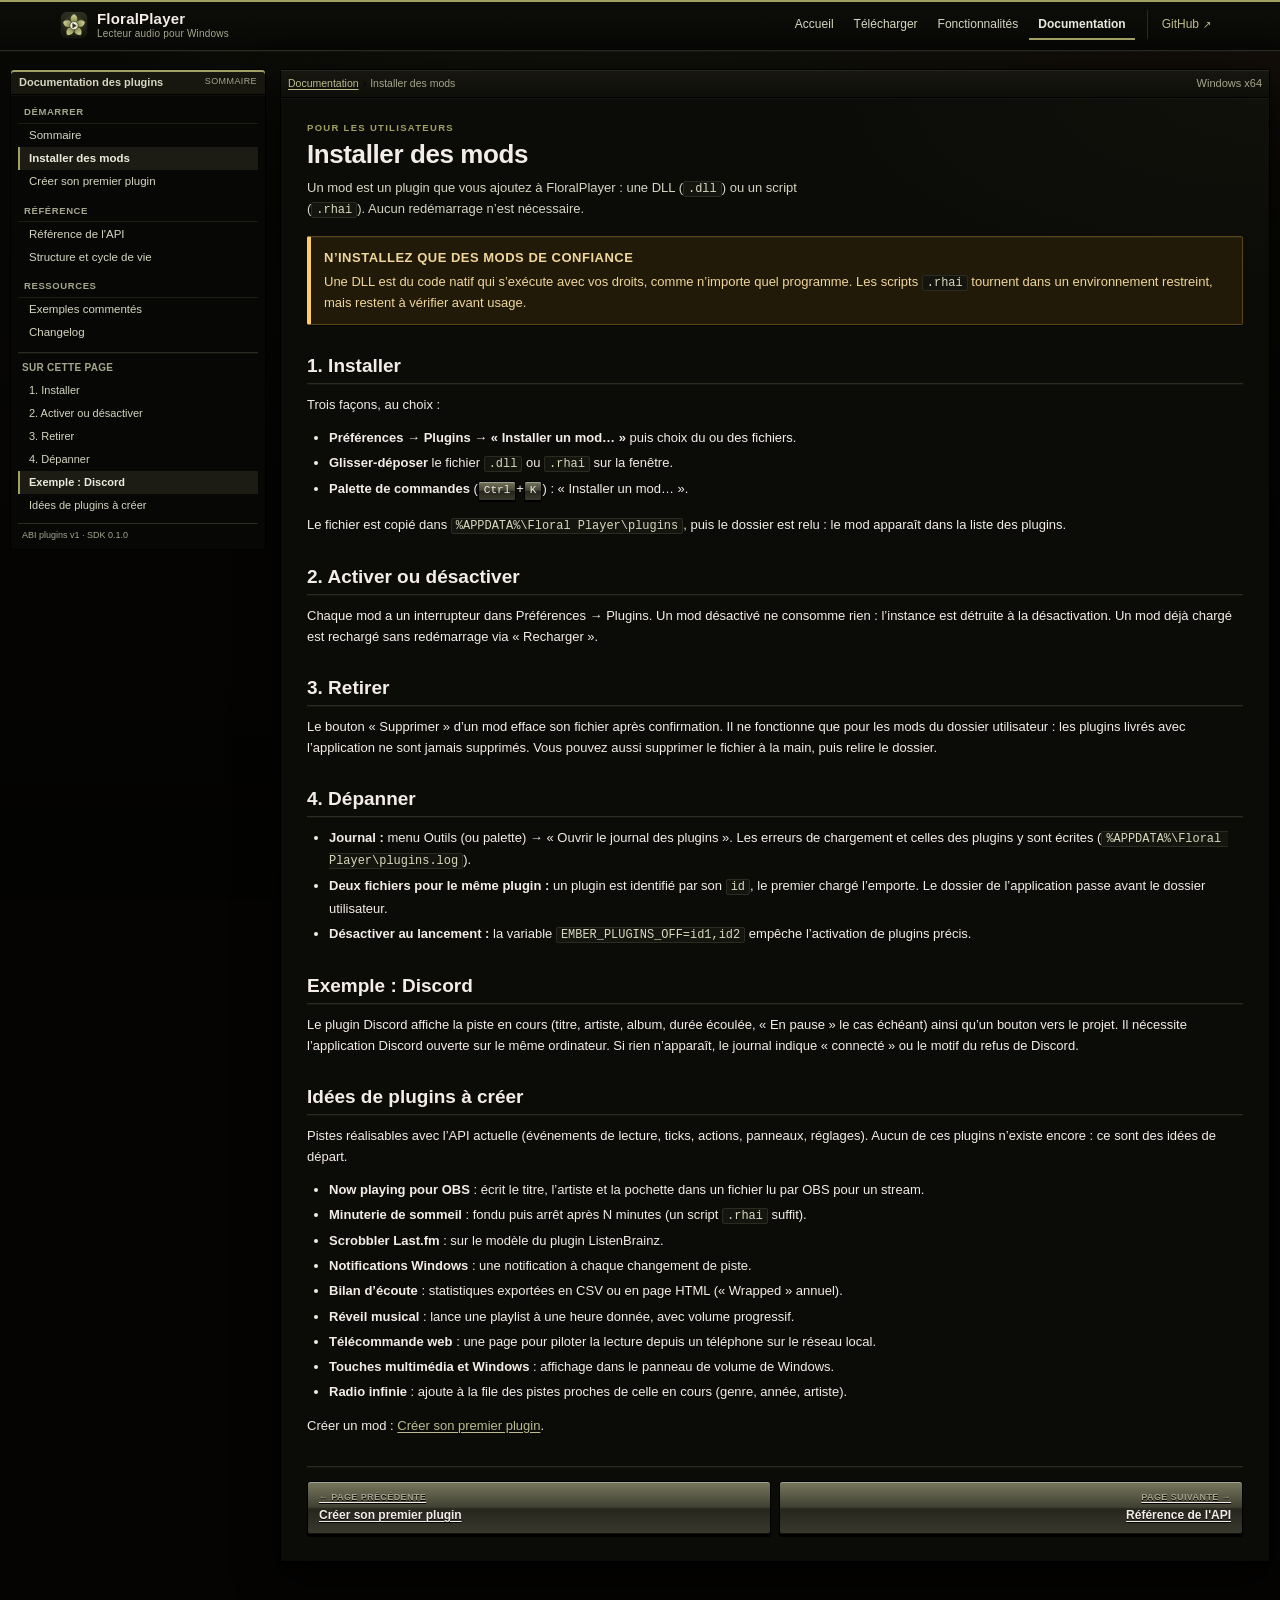
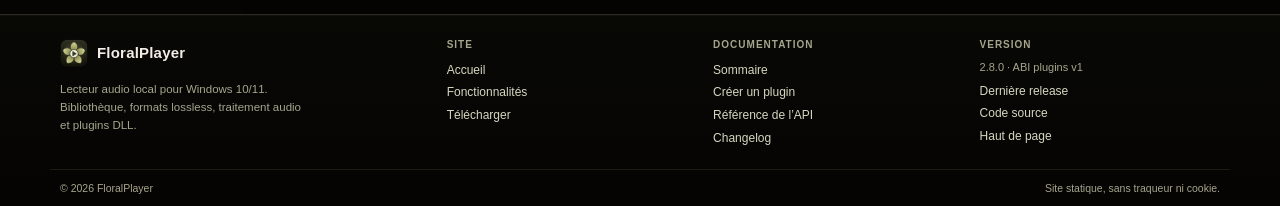
<file: docs/mods.html>
<!doctype html>
<html lang="fr">
<head>
  <meta charset="utf-8">
  <meta name="viewport" content="width=device-width, initial-scale=1">
  <title>Installer des mods — FloralPlayer</title>
  <meta name="description" content="Installer, activer, retirer et dépanner les mods (plugins .dll et scripts .rhai) de FloralPlayer.">
  <link rel="icon" href="../assets/favicon.svg" type="image/svg+xml">
  <link rel="stylesheet" href="../css/style.css">
  <script src="../js/config.js" defer></script>
  <script src="../js/layout.js" defer></script>
  <script src="../js/docs.js" defer></script>
</head>
<body data-page="docs" data-doc="mods">
  <a class="skip-link" href="#main">Aller au contenu</a>
  <div id="site-header"></div>

  <main id="main" class="wrap wrap--docs">
    <div class="docs-layout">
      <aside class="docs-sidebar" data-docs-sidebar>
        <noscript>
          <div class="panel">
            <h3>Sommaire</h3>
            <ul>
              <li><a href="index.html">Sommaire</a></li>
              <li><a href="mods.html">Installer des mods</a></li>
              <li><a href="getting-started.html">Créer son premier plugin</a></li>
              <li><a href="plugin-api.html">Référence de l’API</a></li>
              <li><a href="plugin-structure.html">Structure et cycle de vie</a></li>
              <li><a href="examples.html">Exemples commentés</a></li>
              <li><a href="changelog.html">Changelog</a></li>
            </ul>
          </div>
        </noscript>
      </aside>

      <article class="doc-window">
        <div class="doc-toolbar">
          <nav class="breadcrumb" data-doc-breadcrumb aria-label="Fil d’Ariane"></nav>
          <span class="small muted doc-toolbar__note">Windows x64</span>
        </div>

        <div class="doc-content">
          <span class="doc-kicker">Pour les utilisateurs</span>
          <h1 class="doc-title">Installer des mods</h1>
          <p class="doc-lede">
            Un mod est un plugin que vous ajoutez à FloralPlayer : une DLL (<code>.dll</code>) ou un
            script (<code>.rhai</code>). Aucun redémarrage n’est nécessaire.
          </p>

          <div class="callout callout--warn">
            <p class="callout__title">N’installez que des mods de confiance</p>
            <p>
              Une DLL est du code natif qui s’exécute avec vos droits, comme n’importe quel
              programme. Les scripts <code>.rhai</code> tournent dans un environnement restreint,
              mais restent à vérifier avant usage.
            </p>
          </div>

          <h2 id="installer">1. Installer</h2>
          <p>Trois façons, au choix :</p>
          <ul>
            <li><strong>Préférences → Plugins → « Installer un mod… »</strong> puis choix du ou des fichiers.</li>
            <li><strong>Glisser-déposer</strong> le fichier <code>.dll</code> ou <code>.rhai</code> sur la fenêtre.</li>
            <li><strong>Palette de commandes</strong> (<kbd>Ctrl</kbd>+<kbd>K</kbd>) : « Installer un mod… ».</li>
          </ul>
          <p>
            Le fichier est copié dans <code>%APPDATA%\Floral Player\plugins</code>, puis le dossier est
            relu : le mod apparaît dans la liste des plugins.
          </p>

          <h2 id="activer">2. Activer ou désactiver</h2>
          <p>
            Chaque mod a un interrupteur dans Préférences → Plugins. Un mod désactivé ne consomme
            rien : l’instance est détruite à la désactivation. Un mod déjà chargé est rechargé sans
            redémarrage via « Recharger ».
          </p>

          <h2 id="retirer">3. Retirer</h2>
          <p>
            Le bouton « Supprimer » d’un mod efface son fichier après confirmation. Il ne fonctionne
            que pour les mods du dossier utilisateur : les plugins livrés avec l’application ne sont
            jamais supprimés. Vous pouvez aussi supprimer le fichier à la main, puis relire le dossier.
          </p>

          <h2 id="depanner">4. Dépanner</h2>
          <ul>
            <li>
              <strong>Journal :</strong> menu Outils (ou palette) → « Ouvrir le journal des plugins ».
              Les erreurs de chargement et celles des plugins y sont écrites
              (<code>%APPDATA%\Floral Player\plugins.log</code>).
            </li>
            <li>
              <strong>Deux fichiers pour le même plugin :</strong> un plugin est identifié par son
              <code>id</code>, le premier chargé l’emporte. Le dossier de l’application passe avant
              le dossier utilisateur.
            </li>
            <li>
              <strong>Désactiver au lancement :</strong> la variable
              <code>EMBER_PLUGINS_OFF=id1,id2</code> empêche l’activation de plugins précis.
            </li>
          </ul>

          <h2 id="discord">Exemple : Discord</h2>
          <p>
            Le plugin Discord affiche la piste en cours (titre, artiste, album, durée écoulée, « En
            pause » le cas échéant) ainsi qu’un bouton vers le projet. Il nécessite l’application
            Discord ouverte sur le même ordinateur. Si rien n’apparaît, le journal indique
            « connecté » ou le motif du refus de Discord.
          </p>

          <h2 id="idees">Idées de plugins à créer</h2>
          <p>
            Pistes réalisables avec l’API actuelle (événements de lecture, ticks, actions, panneaux,
            réglages). Aucun de ces plugins n’existe encore : ce sont des idées de départ.
          </p>
          <ul>
            <li><strong>Now playing pour OBS</strong> : écrit le titre, l’artiste et la pochette dans un fichier lu par OBS pour un stream.</li>
            <li><strong>Minuterie de sommeil</strong> : fondu puis arrêt après N minutes (un script <code>.rhai</code> suffit).</li>
            <li><strong>Scrobbler Last.fm</strong> : sur le modèle du plugin ListenBrainz.</li>
            <li><strong>Notifications Windows</strong> : une notification à chaque changement de piste.</li>
            <li><strong>Bilan d’écoute</strong> : statistiques exportées en CSV ou en page HTML (« Wrapped » annuel).</li>
            <li><strong>Réveil musical</strong> : lance une playlist à une heure donnée, avec volume progressif.</li>
            <li><strong>Télécommande web</strong> : une page pour piloter la lecture depuis un téléphone sur le réseau local.</li>
            <li><strong>Touches multimédia et Windows</strong> : affichage dans le panneau de volume de Windows.</li>
            <li><strong>Radio infinie</strong> : ajoute à la file des pistes proches de celle en cours (genre, année, artiste).</li>
          </ul>

          <p>
            Créer un mod : <a href="getting-started.html">Créer son premier plugin</a>.
          </p>

          <nav class="doc-pager" data-doc-pager aria-label="Pages de documentation"></nav>
        </div>
      </article>
    </div>
  </main>

  <div id="site-footer"></div>
</body>
</html>
</file>
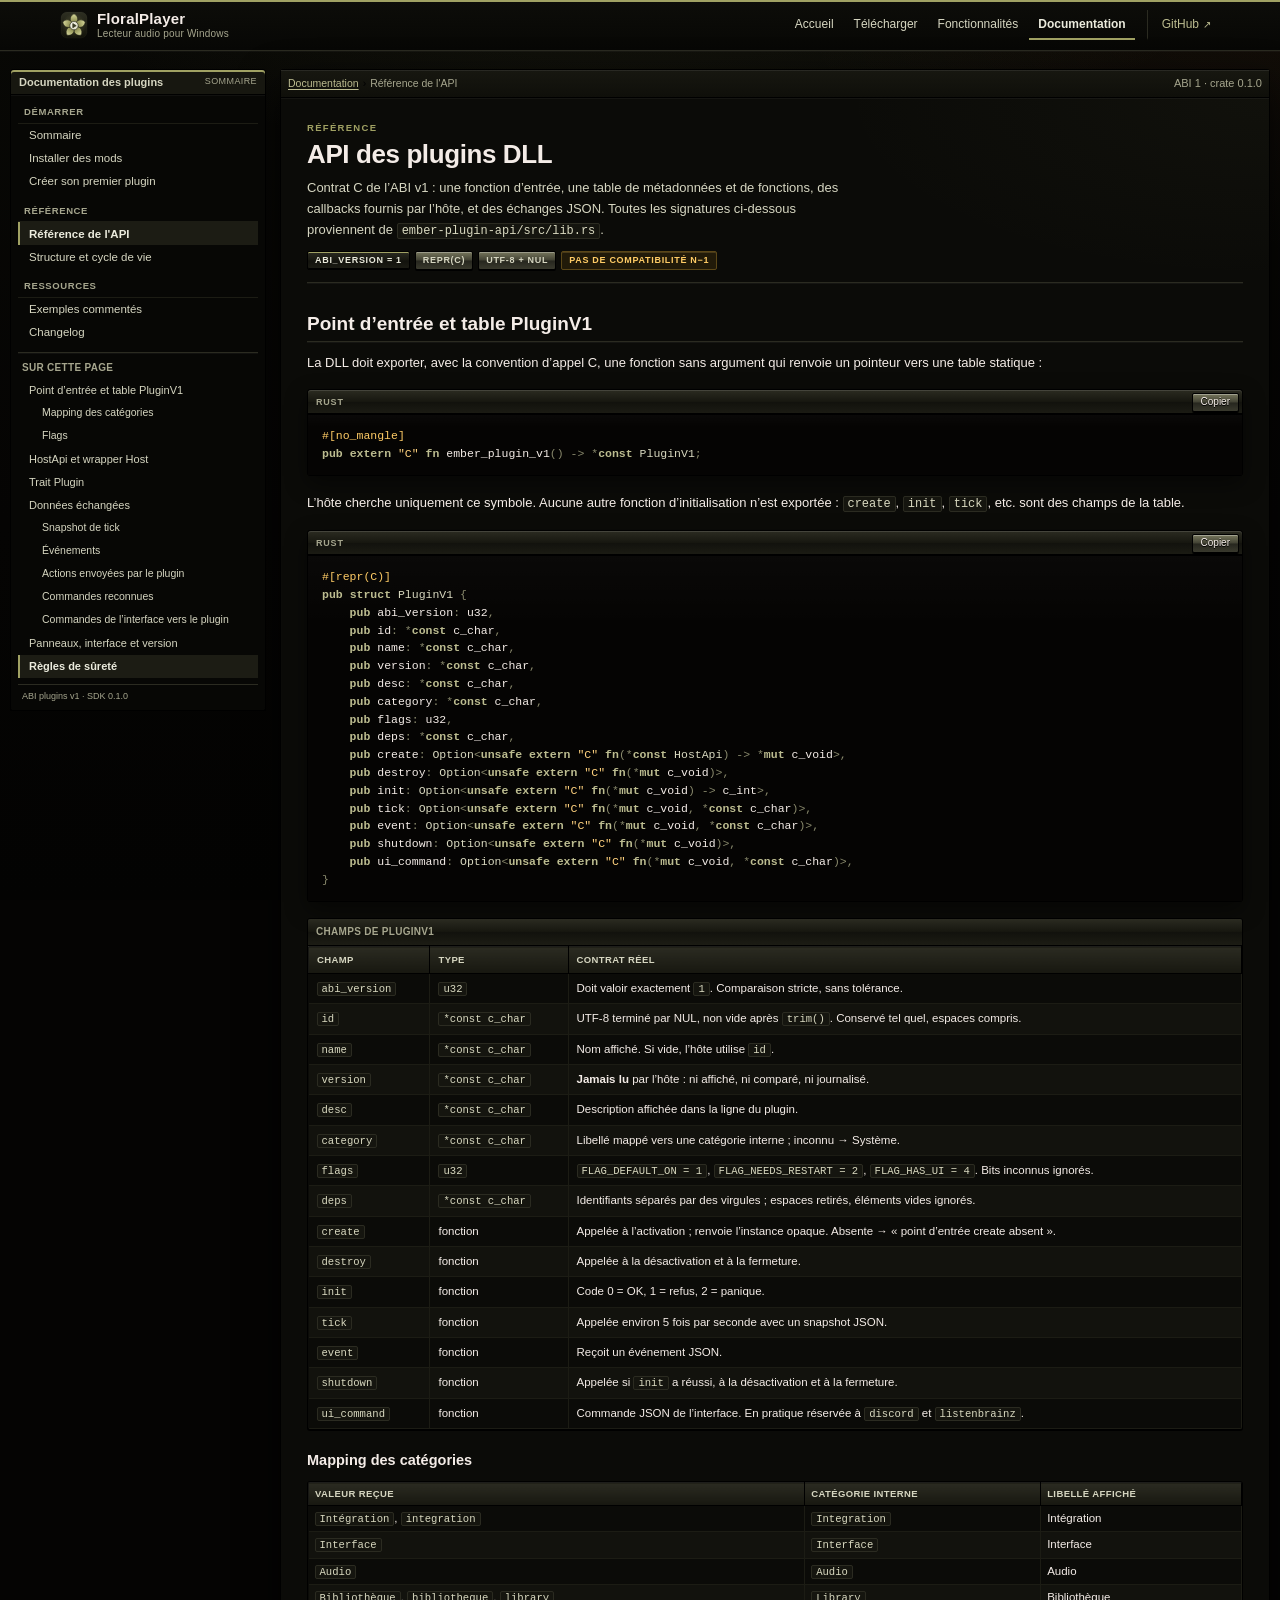
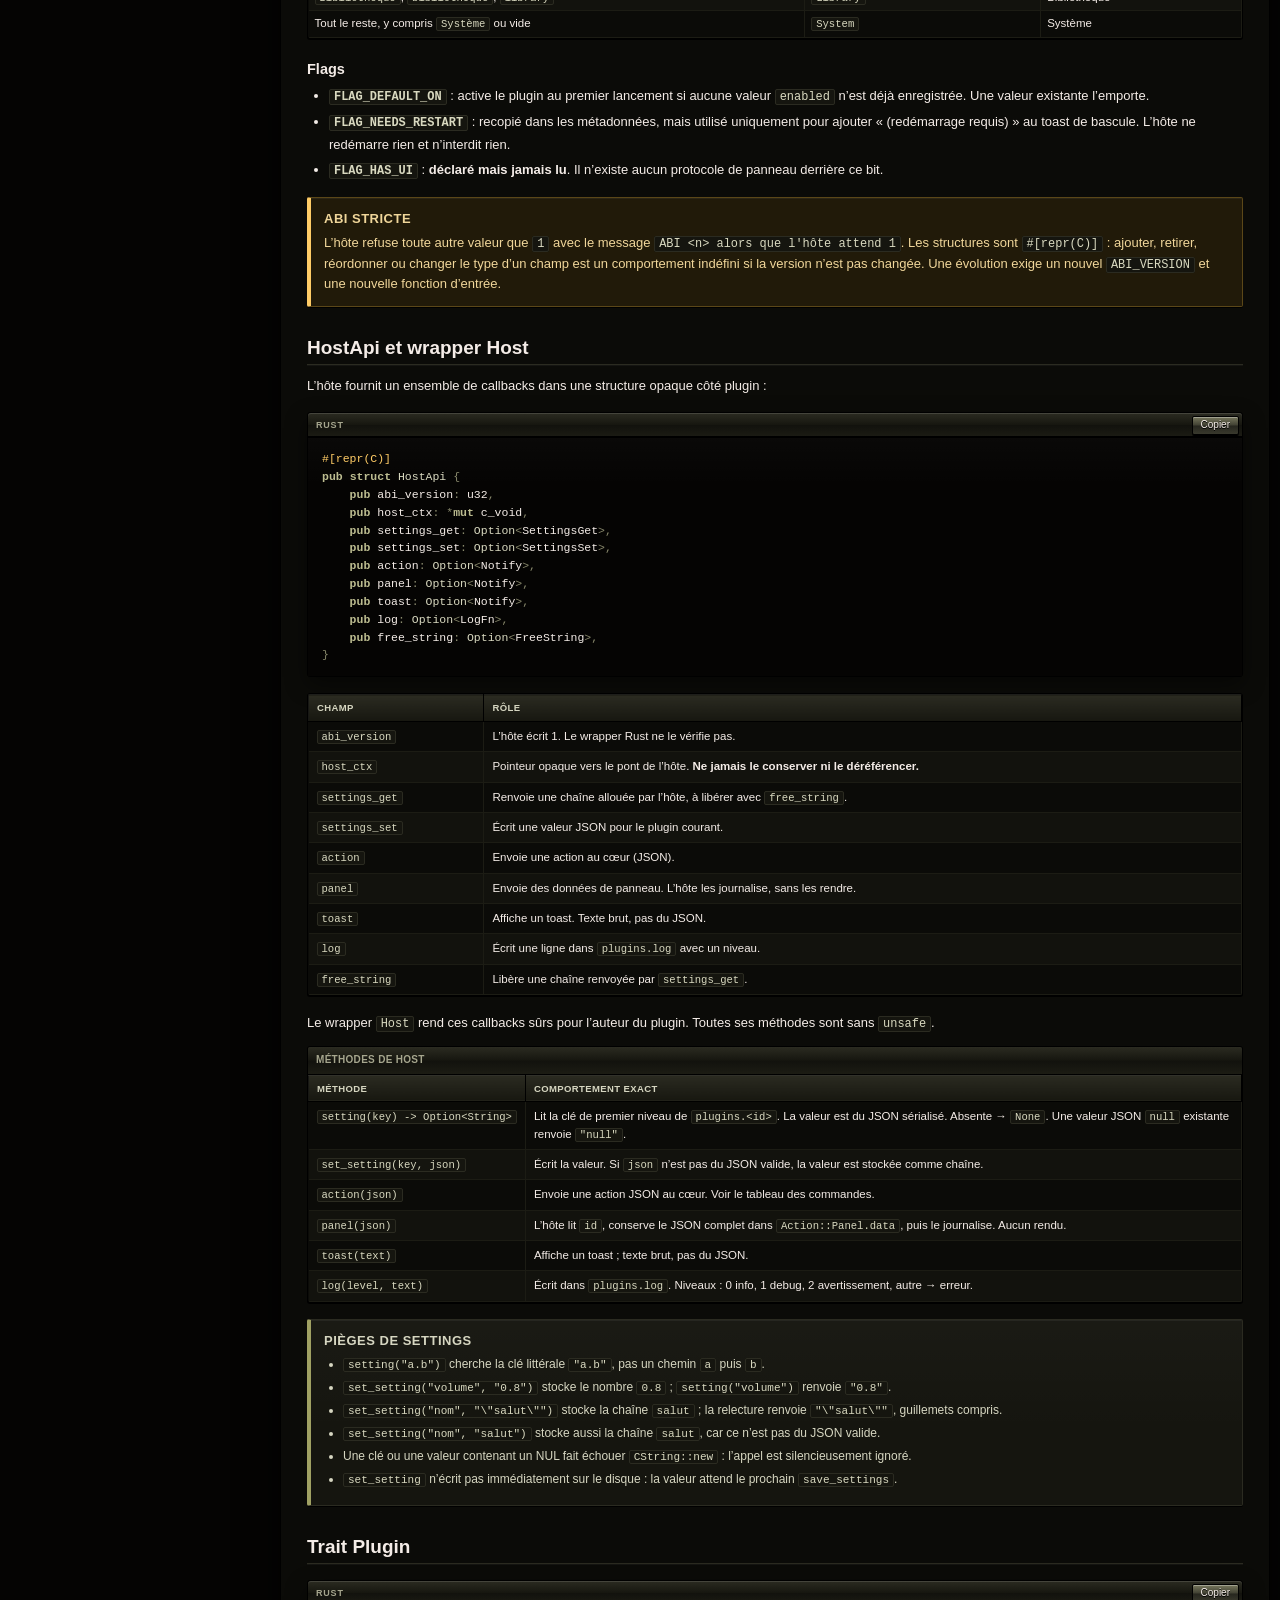
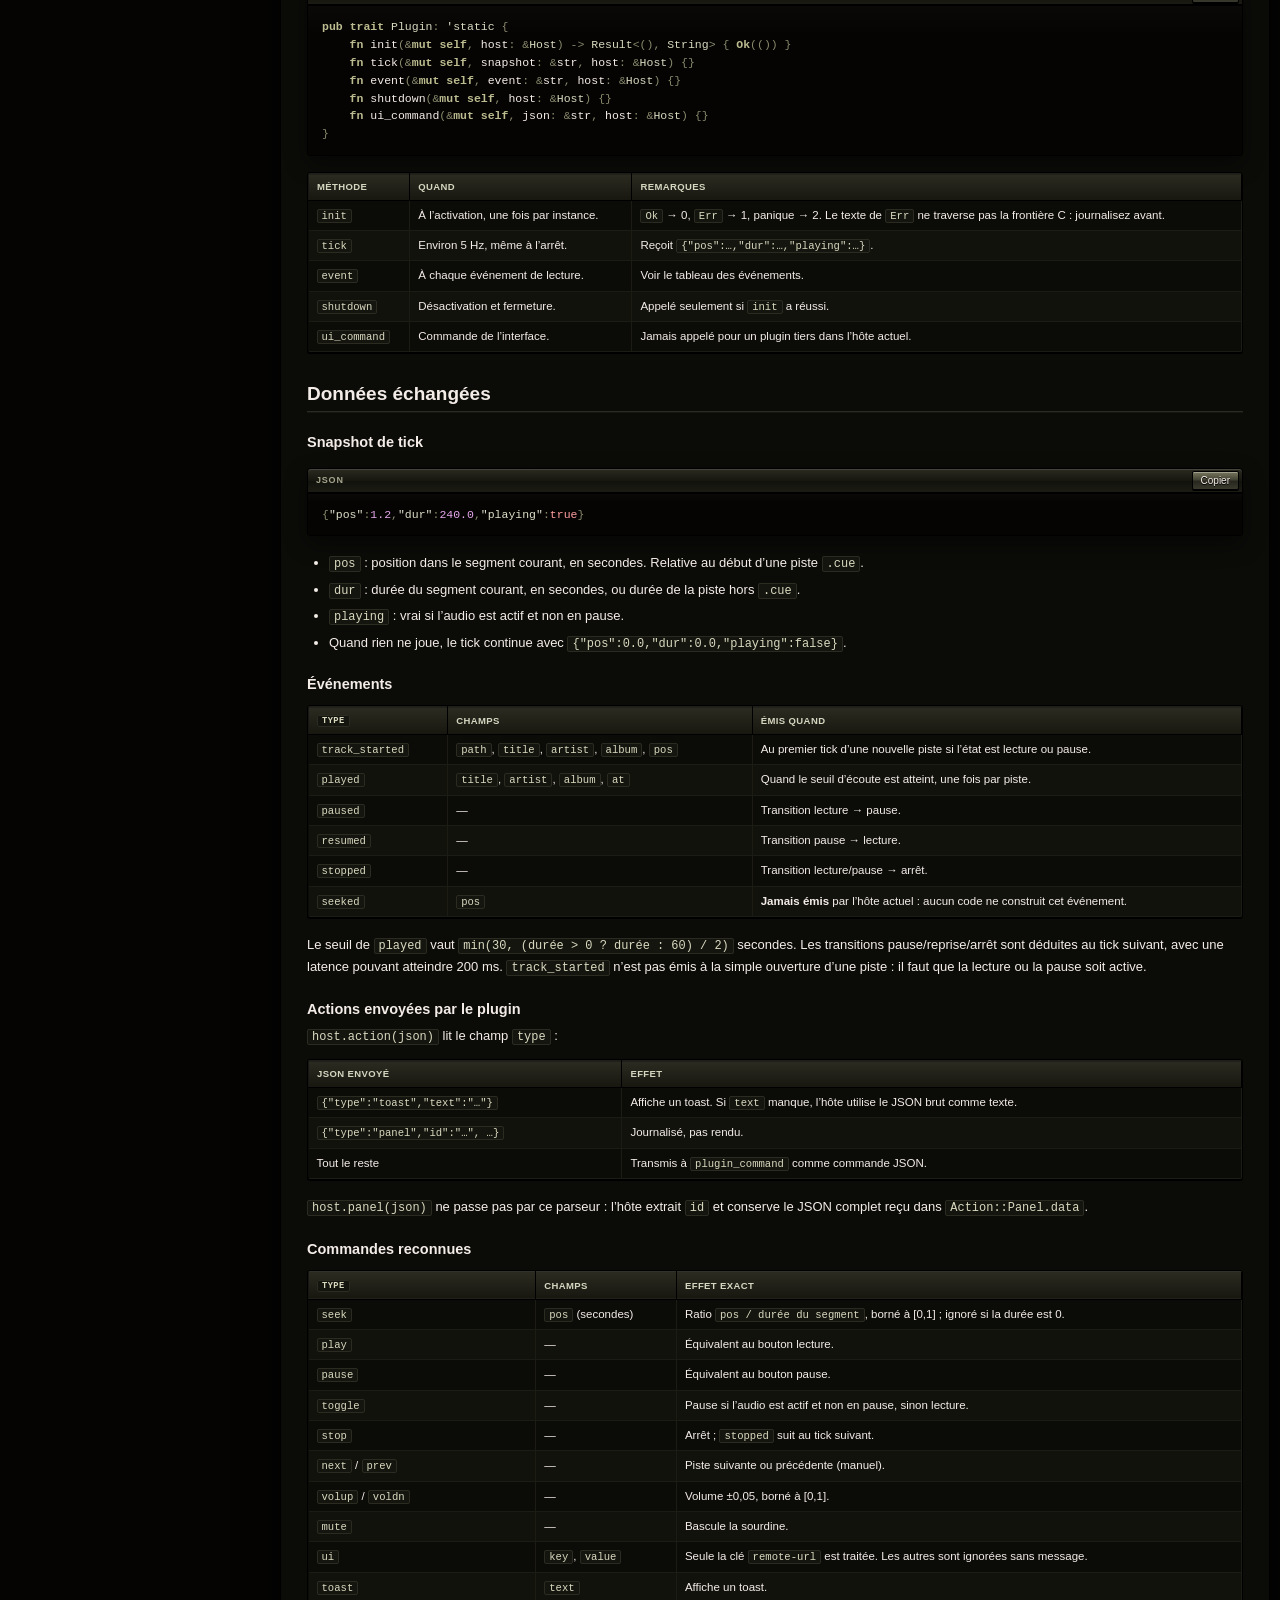
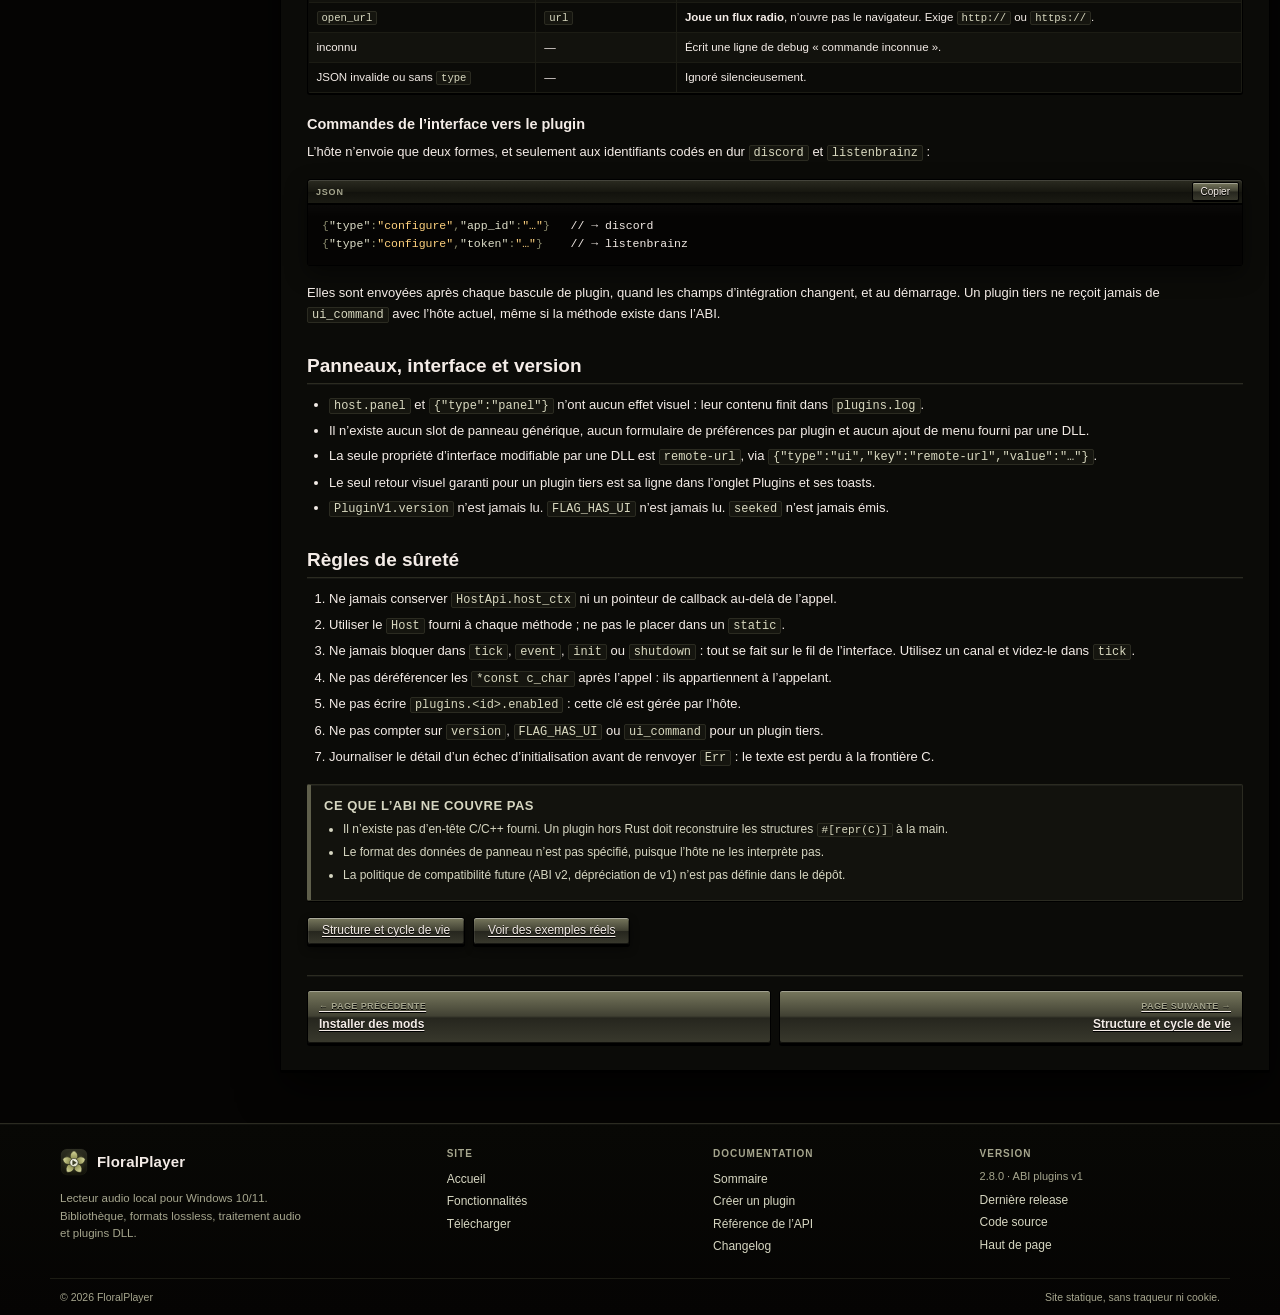
<file: docs/plugin-api.html>
<!doctype html>
<html lang="fr">
<head>
  <meta charset="utf-8">
  <meta name="viewport" content="width=device-width, initial-scale=1">
  <title>Référence de l’API — plugins FloralPlayer</title>
  <meta name="description" content="Référence ABI v1 de FloralPlayer : PluginV1, HostApi, trait Plugin, snapshot, événements, actions, commandes et limites.">
  <link rel="icon" href="../assets/favicon.svg" type="image/svg+xml">
  <link rel="stylesheet" href="../css/style.css">
  <script src="../js/config.js" defer></script>
  <script src="../js/layout.js" defer></script>
  <script src="../js/docs.js" defer></script>
</head>
<body data-page="docs" data-doc="plugin-api">
  <a class="skip-link" href="#main">Aller au contenu</a>
  <div id="site-header"></div>

  <main id="main" class="wrap wrap--docs">
    <div class="docs-layout">
      <aside class="docs-sidebar" data-docs-sidebar>
        <noscript>
          <div class="panel">
            <h3>Sommaire</h3>
            <ul>
              <li><a href="index.html">Sommaire</a></li>
              <li><a href="getting-started.html">Créer son premier plugin</a></li>
              <li><a href="plugin-api.html">Référence de l’API</a></li>
              <li><a href="plugin-structure.html">Structure et cycle de vie</a></li>
              <li><a href="examples.html">Exemples commentés</a></li>
              <li><a href="changelog.html">Changelog</a></li>
            </ul>
          </div>
        </noscript>
      </aside>

      <article class="doc-window">
        <div class="doc-toolbar">
          <nav class="breadcrumb" data-doc-breadcrumb aria-label="Fil d’Ariane"></nav>
          <span class="small muted doc-toolbar__note">ABI 1 · crate 0.1.0</span>
        </div>

        <div class="doc-content">
          <span class="doc-kicker">Référence</span>
          <h1 class="doc-title">API des plugins DLL</h1>
          <p class="doc-lede">
            Contrat C de l’ABI v1 : une fonction d’entrée, une table de métadonnées et de
            fonctions, des callbacks fournis par l’hôte, et des échanges JSON. Toutes les
            signatures ci-dessous proviennent de <code>ember-plugin-api/src/lib.rs</code>.
          </p>

          <div class="doc-meta">
            <span class="badge badge--blue">ABI_VERSION = 1</span>
            <span class="badge">repr(C)</span>
            <span class="badge">UTF-8 + NUL</span>
            <span class="badge badge--warn">Pas de compatibilité N−1</span>
          </div>

          <h2 id="entree">Point d’entrée et table PluginV1</h2>
          <p>
            La DLL doit exporter, avec la convention d’appel C, une fonction sans argument qui
            renvoie un pointeur vers une table statique :
          </p>

          <pre data-lang="rust"><code>#[no_mangle]
pub extern "C" fn ember_plugin_v1() -&gt; *const PluginV1;</code></pre>

          <p>
            L’hôte cherche uniquement ce symbole. Aucune autre fonction d’initialisation n’est
            exportée : <code>create</code>, <code>init</code>, <code>tick</code>, etc. sont des
            champs de la table.
          </p>

          <pre data-lang="rust"><code>#[repr(C)]
pub struct PluginV1 {
    pub abi_version: u32,
    pub id: *const c_char,
    pub name: *const c_char,
    pub version: *const c_char,
    pub desc: *const c_char,
    pub category: *const c_char,
    pub flags: u32,
    pub deps: *const c_char,
    pub create: Option&lt;unsafe extern "C" fn(*const HostApi) -&gt; *mut c_void&gt;,
    pub destroy: Option&lt;unsafe extern "C" fn(*mut c_void)&gt;,
    pub init: Option&lt;unsafe extern "C" fn(*mut c_void) -&gt; c_int&gt;,
    pub tick: Option&lt;unsafe extern "C" fn(*mut c_void, *const c_char)&gt;,
    pub event: Option&lt;unsafe extern "C" fn(*mut c_void, *const c_char)&gt;,
    pub shutdown: Option&lt;unsafe extern "C" fn(*mut c_void)&gt;,
    pub ui_command: Option&lt;unsafe extern "C" fn(*mut c_void, *const c_char)&gt;,
}</code></pre>

          <div class="table-wrap">
            <table>
              <caption>Champs de PluginV1</caption>
              <thead>
                <tr><th scope="col">Champ</th><th scope="col">Type</th><th scope="col">Contrat réel</th></tr>
              </thead>
              <tbody>
                <tr><td><code>abi_version</code></td><td><code>u32</code></td><td>Doit valoir exactement <code>1</code>. Comparaison stricte, sans tolérance.</td></tr>
                <tr><td><code>id</code></td><td><code>*const c_char</code></td><td>UTF-8 terminé par NUL, non vide après <code>trim()</code>. Conservé tel quel, espaces compris.</td></tr>
                <tr><td><code>name</code></td><td><code>*const c_char</code></td><td>Nom affiché. Si vide, l’hôte utilise <code>id</code>.</td></tr>
                <tr><td><code>version</code></td><td><code>*const c_char</code></td><td><strong>Jamais lu</strong> par l’hôte : ni affiché, ni comparé, ni journalisé.</td></tr>
                <tr><td><code>desc</code></td><td><code>*const c_char</code></td><td>Description affichée dans la ligne du plugin.</td></tr>
                <tr><td><code>category</code></td><td><code>*const c_char</code></td><td>Libellé mappé vers une catégorie interne ; inconnu → Système.</td></tr>
                <tr><td><code>flags</code></td><td><code>u32</code></td><td><code>FLAG_DEFAULT_ON = 1</code>, <code>FLAG_NEEDS_RESTART = 2</code>, <code>FLAG_HAS_UI = 4</code>. Bits inconnus ignorés.</td></tr>
                <tr><td><code>deps</code></td><td><code>*const c_char</code></td><td>Identifiants séparés par des virgules ; espaces retirés, éléments vides ignorés.</td></tr>
                <tr><td><code>create</code></td><td>fonction</td><td>Appelée à l’activation ; renvoie l’instance opaque. Absente → « point d’entrée create absent ».</td></tr>
                <tr><td><code>destroy</code></td><td>fonction</td><td>Appelée à la désactivation et à la fermeture.</td></tr>
                <tr><td><code>init</code></td><td>fonction</td><td>Code 0 = OK, 1 = refus, 2 = panique.</td></tr>
                <tr><td><code>tick</code></td><td>fonction</td><td>Appelée environ 5 fois par seconde avec un snapshot JSON.</td></tr>
                <tr><td><code>event</code></td><td>fonction</td><td>Reçoit un événement JSON.</td></tr>
                <tr><td><code>shutdown</code></td><td>fonction</td><td>Appelée si <code>init</code> a réussi, à la désactivation et à la fermeture.</td></tr>
                <tr><td><code>ui_command</code></td><td>fonction</td><td>Commande JSON de l’interface. En pratique réservée à <code>discord</code> et <code>listenbrainz</code>.</td></tr>
              </tbody>
            </table>
          </div>

          <h3 id="categories">Mapping des catégories</h3>
          <div class="table-wrap">
            <table class="table--compact">
              <thead><tr><th scope="col">Valeur reçue</th><th scope="col">Catégorie interne</th><th scope="col">Libellé affiché</th></tr></thead>
              <tbody>
                <tr><td><code>Intégration</code>, <code>integration</code></td><td><code>Integration</code></td><td>Intégration</td></tr>
                <tr><td><code>Interface</code></td><td><code>Interface</code></td><td>Interface</td></tr>
                <tr><td><code>Audio</code></td><td><code>Audio</code></td><td>Audio</td></tr>
                <tr><td><code>Bibliothèque</code>, <code>bibliotheque</code>, <code>library</code></td><td><code>Library</code></td><td>Bibliothèque</td></tr>
                <tr><td>Tout le reste, y compris <code>Système</code> ou vide</td><td><code>System</code></td><td>Système</td></tr>
              </tbody>
            </table>
          </div>

          <h3 id="flags">Flags</h3>
          <ul>
            <li><strong><code>FLAG_DEFAULT_ON</code></strong> : active le plugin au premier lancement si aucune valeur <code>enabled</code> n’est déjà enregistrée. Une valeur existante l’emporte.</li>
            <li><strong><code>FLAG_NEEDS_RESTART</code></strong> : recopié dans les métadonnées, mais utilisé uniquement pour ajouter « (redémarrage requis) » au toast de bascule. L’hôte ne redémarre rien et n’interdit rien.</li>
            <li><strong><code>FLAG_HAS_UI</code></strong> : <strong>déclaré mais jamais lu</strong>. Il n’existe aucun protocole de panneau derrière ce bit.</li>
          </ul>

          <div class="callout callout--warn">
            <p class="callout__title">ABI stricte</p>
            <p>
              L’hôte refuse toute autre valeur que <code>1</code> avec le message
              <code>ABI &lt;n&gt; alors que l'hôte attend 1</code>. Les structures sont
              <code>#[repr(C)]</code> : ajouter, retirer, réordonner ou changer le type d’un champ
              est un comportement indéfini si la version n’est pas changée. Une évolution exige un
              nouvel <code>ABI_VERSION</code> et une nouvelle fonction d’entrée.
            </p>
          </div>

          <h2 id="hostapi">HostApi et wrapper Host</h2>
          <p>L’hôte fournit un ensemble de callbacks dans une structure opaque côté plugin :</p>

          <pre data-lang="rust"><code>#[repr(C)]
pub struct HostApi {
    pub abi_version: u32,
    pub host_ctx: *mut c_void,
    pub settings_get: Option&lt;SettingsGet&gt;,
    pub settings_set: Option&lt;SettingsSet&gt;,
    pub action: Option&lt;Notify&gt;,
    pub panel: Option&lt;Notify&gt;,
    pub toast: Option&lt;Notify&gt;,
    pub log: Option&lt;LogFn&gt;,
    pub free_string: Option&lt;FreeString&gt;,
}</code></pre>

          <div class="table-wrap">
            <table>
              <thead><tr><th scope="col">Champ</th><th scope="col">Rôle</th></tr></thead>
              <tbody>
                <tr><td><code>abi_version</code></td><td>L’hôte écrit 1. Le wrapper Rust ne le vérifie pas.</td></tr>
                <tr><td><code>host_ctx</code></td><td>Pointeur opaque vers le pont de l’hôte. <strong>Ne jamais le conserver ni le déréférencer.</strong></td></tr>
                <tr><td><code>settings_get</code></td><td>Renvoie une chaîne allouée par l’hôte, à libérer avec <code>free_string</code>.</td></tr>
                <tr><td><code>settings_set</code></td><td>Écrit une valeur JSON pour le plugin courant.</td></tr>
                <tr><td><code>action</code></td><td>Envoie une action au cœur (JSON).</td></tr>
                <tr><td><code>panel</code></td><td>Envoie des données de panneau. L’hôte les journalise, sans les rendre.</td></tr>
                <tr><td><code>toast</code></td><td>Affiche un toast. Texte brut, pas du JSON.</td></tr>
                <tr><td><code>log</code></td><td>Écrit une ligne dans <code>plugins.log</code> avec un niveau.</td></tr>
                <tr><td><code>free_string</code></td><td>Libère une chaîne renvoyée par <code>settings_get</code>.</td></tr>
              </tbody>
            </table>
          </div>

          <p>
            Le wrapper <code>Host</code> rend ces callbacks sûrs pour l’auteur du plugin. Toutes
            ses méthodes sont sans <code>unsafe</code>.
          </p>

          <div class="table-wrap">
            <table>
              <caption>Méthodes de Host</caption>
              <thead><tr><th scope="col">Méthode</th><th scope="col">Comportement exact</th></tr></thead>
              <tbody>
                <tr><td><code>setting(key) -&gt; Option&lt;String&gt;</code></td><td>Lit la clé de premier niveau de <code>plugins.&lt;id&gt;</code>. La valeur est du JSON sérialisé. Absente → <code>None</code>. Une valeur JSON <code>null</code> existante renvoie <code>"null"</code>.</td></tr>
                <tr><td><code>set_setting(key, json)</code></td><td>Écrit la valeur. Si <code>json</code> n’est pas du JSON valide, la valeur est stockée comme chaîne.</td></tr>
                <tr><td><code>action(json)</code></td><td>Envoie une action JSON au cœur. Voir le tableau des commandes.</td></tr>
                <tr><td><code>panel(json)</code></td><td>L’hôte lit <code>id</code>, conserve le JSON complet dans <code>Action::Panel.data</code>, puis le journalise. Aucun rendu.</td></tr>
                <tr><td><code>toast(text)</code></td><td>Affiche un toast ; texte brut, pas du JSON.</td></tr>
                <tr><td><code>log(level, text)</code></td><td>Écrit dans <code>plugins.log</code>. Niveaux : 0 info, 1 debug, 2 avertissement, autre → erreur.</td></tr>
              </tbody>
            </table>
          </div>

          <div class="callout">
            <p class="callout__title">Pièges de settings</p>
            <ul>
              <li><code>setting("a.b")</code> cherche la clé littérale <code>"a.b"</code>, pas un chemin <code>a</code> puis <code>b</code>.</li>
              <li><code>set_setting("volume", "0.8")</code> stocke le nombre <code>0.8</code> ; <code>setting("volume")</code> renvoie <code>"0.8"</code>.</li>
              <li><code>set_setting("nom", "\"salut\"")</code> stocke la chaîne <code>salut</code> ; la relecture renvoie <code>"\"salut\""</code>, guillemets compris.</li>
              <li><code>set_setting("nom", "salut")</code> stocke aussi la chaîne <code>salut</code>, car ce n’est pas du JSON valide.</li>
              <li>Une clé ou une valeur contenant un NUL fait échouer <code>CString::new</code> : l’appel est silencieusement ignoré.</li>
              <li><code>set_setting</code> n’écrit pas immédiatement sur le disque : la valeur attend le prochain <code>save_settings</code>.</li>
            </ul>
          </div>

          <h2 id="trait">Trait Plugin</h2>
          <pre data-lang="rust"><code>pub trait Plugin: 'static {
    fn init(&amp;mut self, host: &amp;Host) -&gt; Result&lt;(), String&gt; { Ok(()) }
    fn tick(&amp;mut self, snapshot: &amp;str, host: &amp;Host) {}
    fn event(&amp;mut self, event: &amp;str, host: &amp;Host) {}
    fn shutdown(&amp;mut self, host: &amp;Host) {}
    fn ui_command(&amp;mut self, json: &amp;str, host: &amp;Host) {}
}</code></pre>

          <div class="table-wrap">
            <table>
              <thead><tr><th scope="col">Méthode</th><th scope="col">Quand</th><th scope="col">Remarques</th></tr></thead>
              <tbody>
                <tr><td><code>init</code></td><td>À l’activation, une fois par instance.</td><td><code>Ok</code> → 0, <code>Err</code> → 1, panique → 2. Le texte de <code>Err</code> ne traverse pas la frontière C : journalisez avant.</td></tr>
                <tr><td><code>tick</code></td><td>Environ 5 Hz, même à l’arrêt.</td><td>Reçoit <code>{"pos":…,"dur":…,"playing":…}</code>.</td></tr>
                <tr><td><code>event</code></td><td>À chaque événement de lecture.</td><td>Voir le tableau des événements.</td></tr>
                <tr><td><code>shutdown</code></td><td>Désactivation et fermeture.</td><td>Appelé seulement si <code>init</code> a réussi.</td></tr>
                <tr><td><code>ui_command</code></td><td>Commande de l’interface.</td><td>Jamais appelé pour un plugin tiers dans l’hôte actuel.</td></tr>
              </tbody>
            </table>
          </div>

          <h2 id="donnees">Données échangées</h2>

          <h3 id="snapshot">Snapshot de tick</h3>
          <pre data-lang="json"><code>{"pos":1.2,"dur":240.0,"playing":true}</code></pre>
          <ul>
            <li><code>pos</code> : position dans le segment courant, en secondes. Relative au début d’une piste <code>.cue</code>.</li>
            <li><code>dur</code> : durée du segment courant, en secondes, ou durée de la piste hors <code>.cue</code>.</li>
            <li><code>playing</code> : vrai si l’audio est actif et non en pause.</li>
            <li>Quand rien ne joue, le tick continue avec <code>{"pos":0.0,"dur":0.0,"playing":false}</code>.</li>
          </ul>

          <h3 id="evenements">Événements</h3>
          <div class="table-wrap">
            <table>
              <thead><tr><th scope="col"><code>type</code></th><th scope="col">Champs</th><th scope="col">Émis quand</th></tr></thead>
              <tbody>
                <tr><td><code>track_started</code></td><td><code>path</code>, <code>title</code>, <code>artist</code>, <code>album</code>, <code>pos</code></td><td>Au premier tick d’une nouvelle piste si l’état est lecture ou pause.</td></tr>
                <tr><td><code>played</code></td><td><code>title</code>, <code>artist</code>, <code>album</code>, <code>at</code></td><td>Quand le seuil d’écoute est atteint, une fois par piste.</td></tr>
                <tr><td><code>paused</code></td><td>—</td><td>Transition lecture → pause.</td></tr>
                <tr><td><code>resumed</code></td><td>—</td><td>Transition pause → lecture.</td></tr>
                <tr><td><code>stopped</code></td><td>—</td><td>Transition lecture/pause → arrêt.</td></tr>
                <tr><td><code>seeked</code></td><td><code>pos</code></td><td><strong>Jamais émis</strong> par l’hôte actuel : aucun code ne construit cet événement.</td></tr>
              </tbody>
            </table>
          </div>

          <p>
            Le seuil de <code>played</code> vaut <code>min(30, (durée &gt; 0 ? durée : 60) / 2)</code>
            secondes. Les transitions pause/reprise/arrêt sont déduites au tick suivant, avec une
            latence pouvant atteindre 200 ms. <code>track_started</code> n’est pas émis à la simple
            ouverture d’une piste : il faut que la lecture ou la pause soit active.
          </p>

          <h3 id="actions">Actions envoyées par le plugin</h3>
          <p>
            <code>host.action(json)</code> lit le champ <code>type</code> :
          </p>
          <div class="table-wrap">
            <table>
              <thead><tr><th scope="col">JSON envoyé</th><th scope="col">Effet</th></tr></thead>
              <tbody>
                <tr><td><code>{"type":"toast","text":"…"}</code></td><td>Affiche un toast. Si <code>text</code> manque, l’hôte utilise le JSON brut comme texte.</td></tr>
                <tr><td><code>{"type":"panel","id":"…", …}</code></td><td>Journalisé, pas rendu.</td></tr>
                <tr><td>Tout le reste</td><td>Transmis à <code>plugin_command</code> comme commande JSON.</td></tr>
              </tbody>
            </table>
          </div>

          <p>
            <code>host.panel(json)</code> ne passe pas par ce parseur : l’hôte extrait
            <code>id</code> et conserve le JSON complet reçu dans <code>Action::Panel.data</code>.
          </p>

          <h3 id="commandes">Commandes reconnues</h3>
          <div class="table-wrap">
            <table>
              <thead><tr><th scope="col"><code>type</code></th><th scope="col">Champs</th><th scope="col">Effet exact</th></tr></thead>
              <tbody>
                <tr><td><code>seek</code></td><td><code>pos</code> (secondes)</td><td>Ratio <code>pos / durée du segment</code>, borné à [0,1] ; ignoré si la durée est 0.</td></tr>
                <tr><td><code>play</code></td><td>—</td><td>Équivalent au bouton lecture.</td></tr>
                <tr><td><code>pause</code></td><td>—</td><td>Équivalent au bouton pause.</td></tr>
                <tr><td><code>toggle</code></td><td>—</td><td>Pause si l’audio est actif et non en pause, sinon lecture.</td></tr>
                <tr><td><code>stop</code></td><td>—</td><td>Arrêt ; <code>stopped</code> suit au tick suivant.</td></tr>
                <tr><td><code>next</code> / <code>prev</code></td><td>—</td><td>Piste suivante ou précédente (manuel).</td></tr>
                <tr><td><code>volup</code> / <code>voldn</code></td><td>—</td><td>Volume ±0,05, borné à [0,1].</td></tr>
                <tr><td><code>mute</code></td><td>—</td><td>Bascule la sourdine.</td></tr>
                <tr><td><code>ui</code></td><td><code>key</code>, <code>value</code></td><td>Seule la clé <code>remote-url</code> est traitée. Les autres sont ignorées sans message.</td></tr>
                <tr><td><code>toast</code></td><td><code>text</code></td><td>Affiche un toast.</td></tr>
                <tr><td><code>open_url</code></td><td><code>url</code></td><td><strong>Joue un flux radio</strong>, n’ouvre pas le navigateur. Exige <code>http://</code> ou <code>https://</code>.</td></tr>
                <tr><td>inconnu</td><td>—</td><td>Écrit une ligne de debug « commande inconnue ».</td></tr>
                <tr><td>JSON invalide ou sans <code>type</code></td><td>—</td><td>Ignoré silencieusement.</td></tr>
              </tbody>
            </table>
          </div>

          <h3 id="uicommand">Commandes de l’interface vers le plugin</h3>
          <p>
            L’hôte n’envoie que deux formes, et seulement aux identifiants codés en dur
            <code>discord</code> et <code>listenbrainz</code> :
          </p>

          <pre data-lang="json"><code>{"type":"configure","app_id":"…"}   // → discord
{"type":"configure","token":"…"}    // → listenbrainz</code></pre>

          <p>
            Elles sont envoyées après chaque bascule de plugin, quand les champs d’intégration
            changent, et au démarrage. Un plugin tiers ne reçoit jamais de <code>ui_command</code>
            avec l’hôte actuel, même si la méthode existe dans l’ABI.
          </p>

          <h2 id="panneaux">Panneaux, interface et version</h2>
          <ul>
            <li><code>host.panel</code> et <code>{"type":"panel"}</code> n’ont aucun effet visuel : leur contenu finit dans <code>plugins.log</code>.</li>
            <li>Il n’existe aucun slot de panneau générique, aucun formulaire de préférences par plugin et aucun ajout de menu fourni par une DLL.</li>
            <li>La seule propriété d’interface modifiable par une DLL est <code>remote-url</code>, via <code>{"type":"ui","key":"remote-url","value":"…"}</code>.</li>
            <li>Le seul retour visuel garanti pour un plugin tiers est sa ligne dans l’onglet Plugins et ses toasts.</li>
            <li><code>PluginV1.version</code> n’est jamais lu. <code>FLAG_HAS_UI</code> n’est jamais lu. <code>seeked</code> n’est jamais émis.</li>
          </ul>

          <h2 id="securite">Règles de sûreté</h2>
          <ol>
            <li>Ne jamais conserver <code>HostApi.host_ctx</code> ni un pointeur de callback au-delà de l’appel.</li>
            <li>Utiliser le <code>Host</code> fourni à chaque méthode ; ne pas le placer dans un <code>static</code>.</li>
            <li>Ne jamais bloquer dans <code>tick</code>, <code>event</code>, <code>init</code> ou <code>shutdown</code> : tout se fait sur le fil de l’interface. Utilisez un canal et videz-le dans <code>tick</code>.</li>
            <li>Ne pas déréférencer les <code>*const c_char</code> après l’appel : ils appartiennent à l’appelant.</li>
            <li>Ne pas écrire <code>plugins.&lt;id&gt;.enabled</code> : cette clé est gérée par l’hôte.</li>
            <li>Ne pas compter sur <code>version</code>, <code>FLAG_HAS_UI</code> ou <code>ui_command</code> pour un plugin tiers.</li>
            <li>Journaliser le détail d’un échec d’initialisation avant de renvoyer <code>Err</code> : le texte est perdu à la frontière C.</li>
          </ol>

          <div class="callout callout--flat">
            <p class="callout__title">Ce que l’ABI ne couvre pas</p>
            <ul>
              <li>Il n’existe pas d’en-tête C/C++ fourni. Un plugin hors Rust doit reconstruire les structures <code>#[repr(C)]</code> à la main.</li>
              <li>Le format des données de panneau n’est pas spécifié, puisque l’hôte ne les interprète pas.</li>
              <li>La politique de compatibilité future (ABI v2, dépréciation de v1) n’est pas définie dans le dépôt.</li>
            </ul>
          </div>

          <div class="button-row">
            <a class="button" href="plugin-structure.html">Structure et cycle de vie</a>
            <a class="button" href="examples.html">Voir des exemples réels</a>
          </div>

          <nav class="doc-pager" data-doc-pager aria-label="Pages de documentation"></nav>
        </div>
      </article>
    </div>
  </main>

  <div id="site-footer"></div>
</body>
</html>
</file>
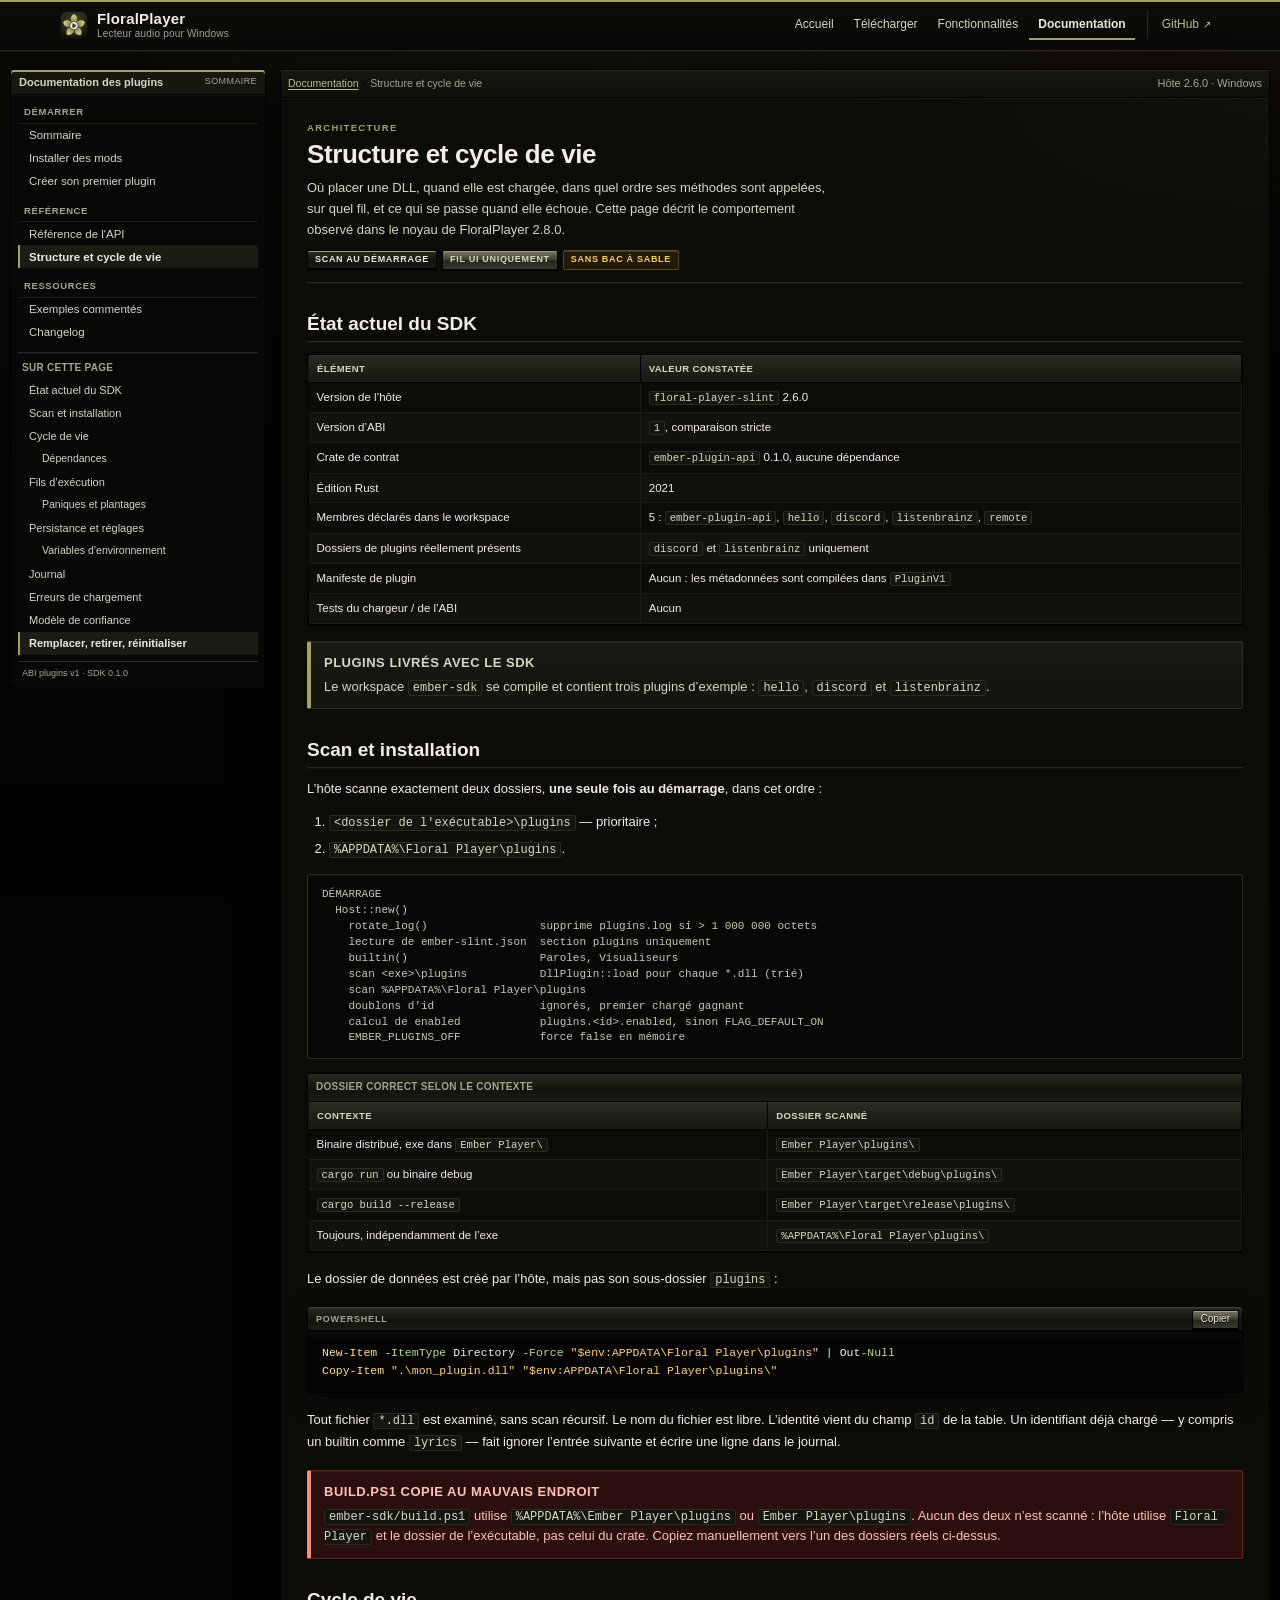
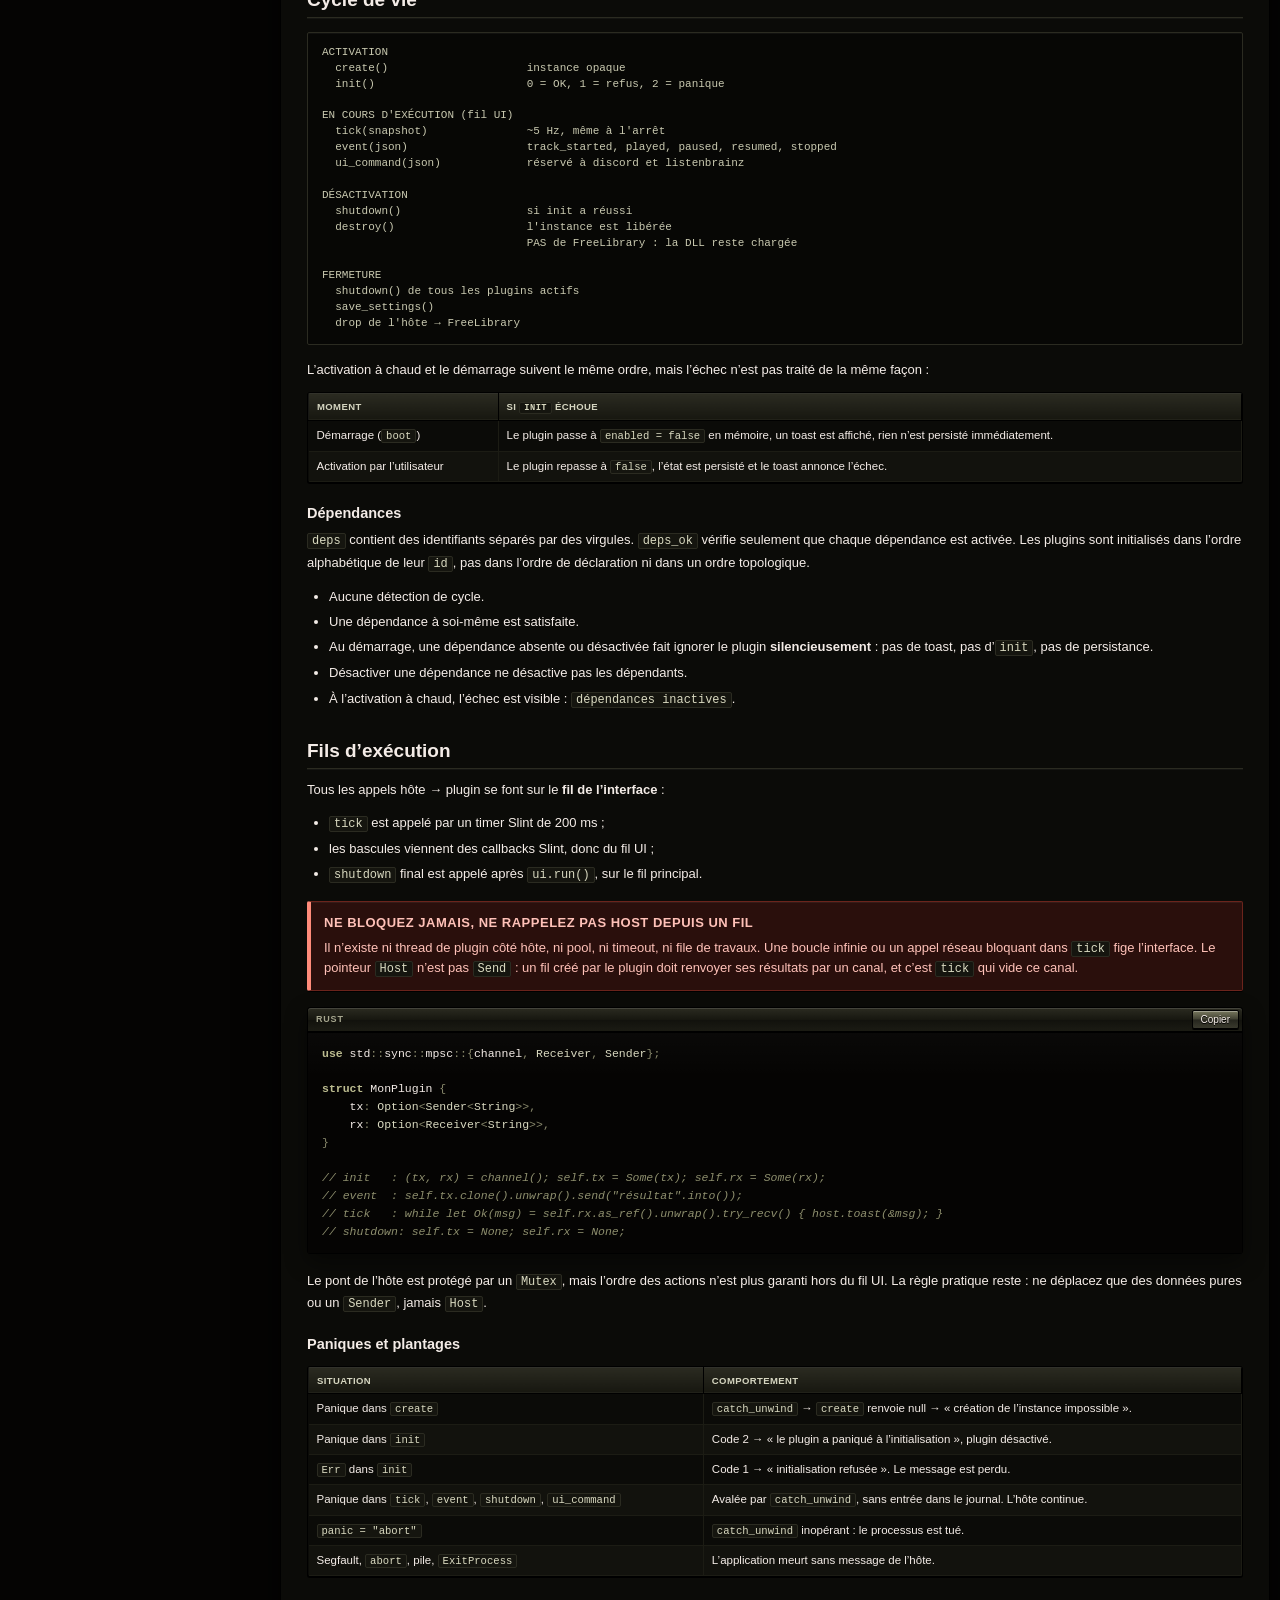
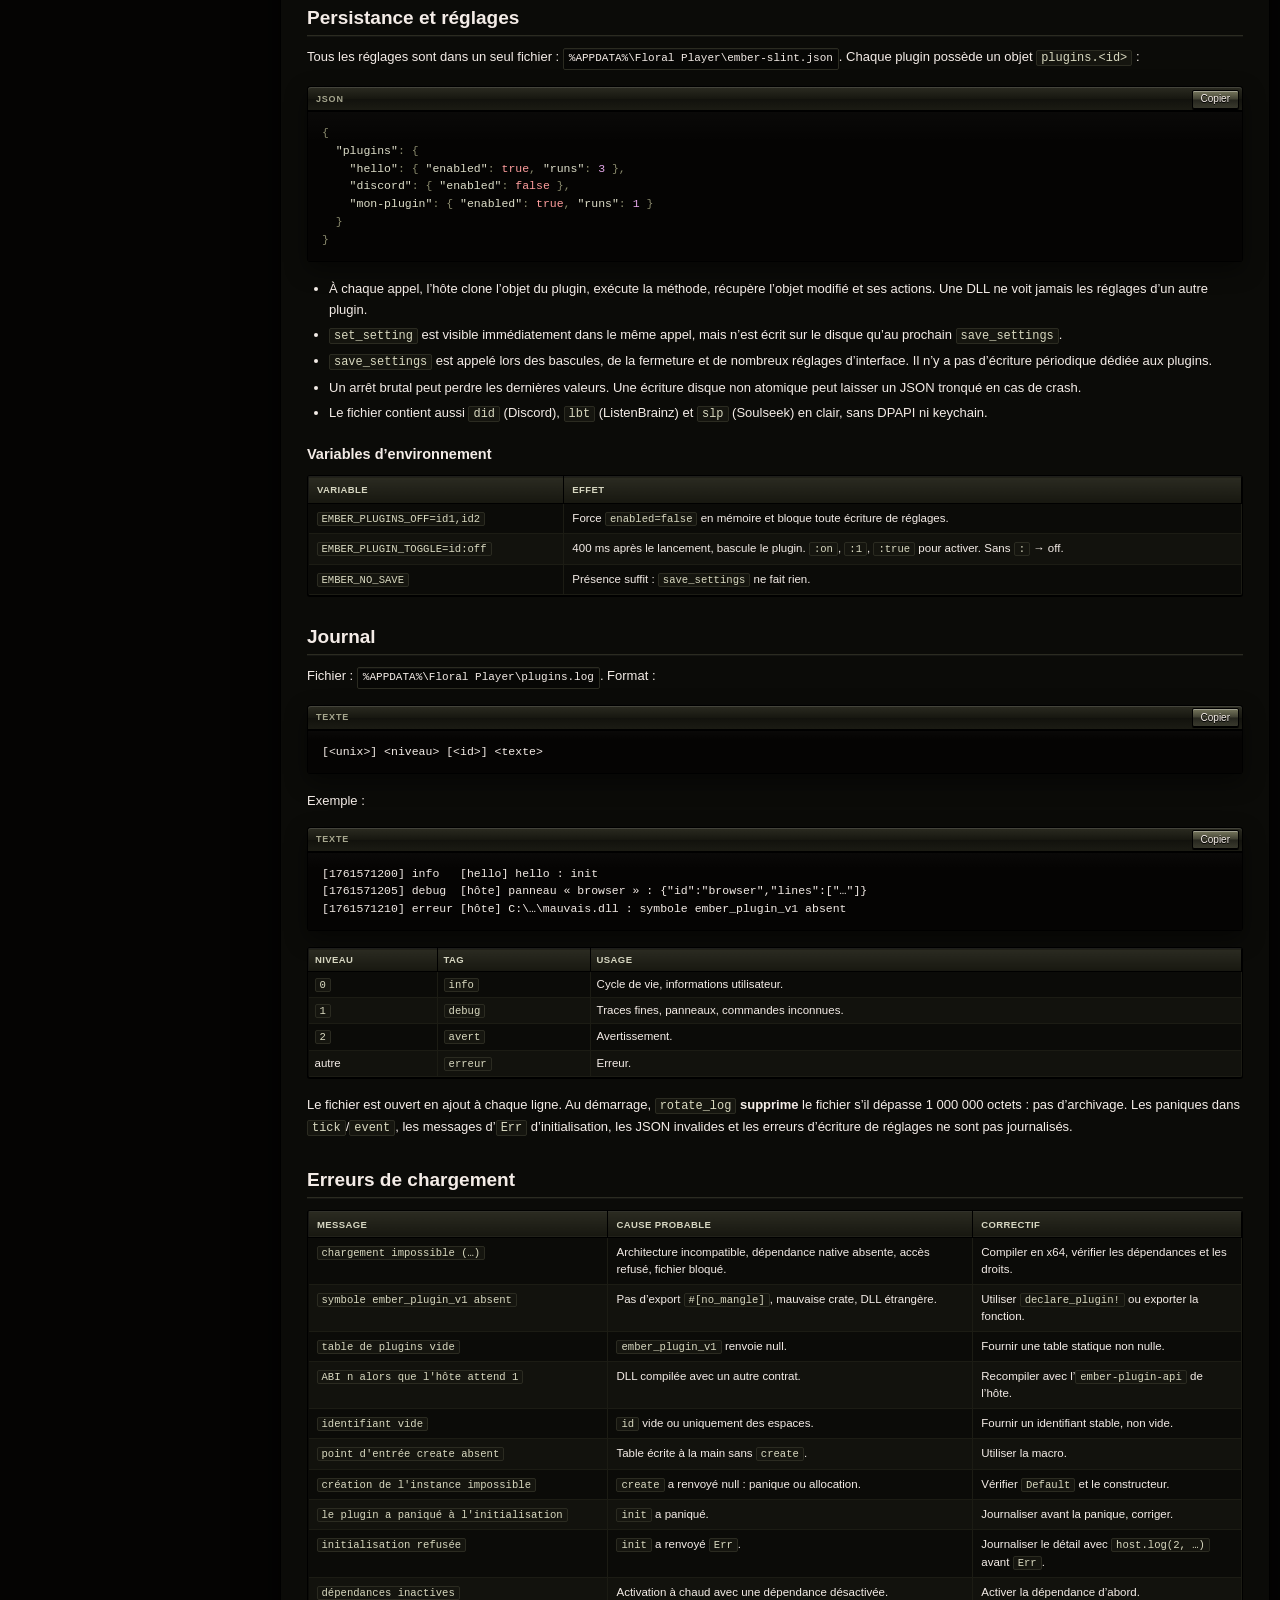
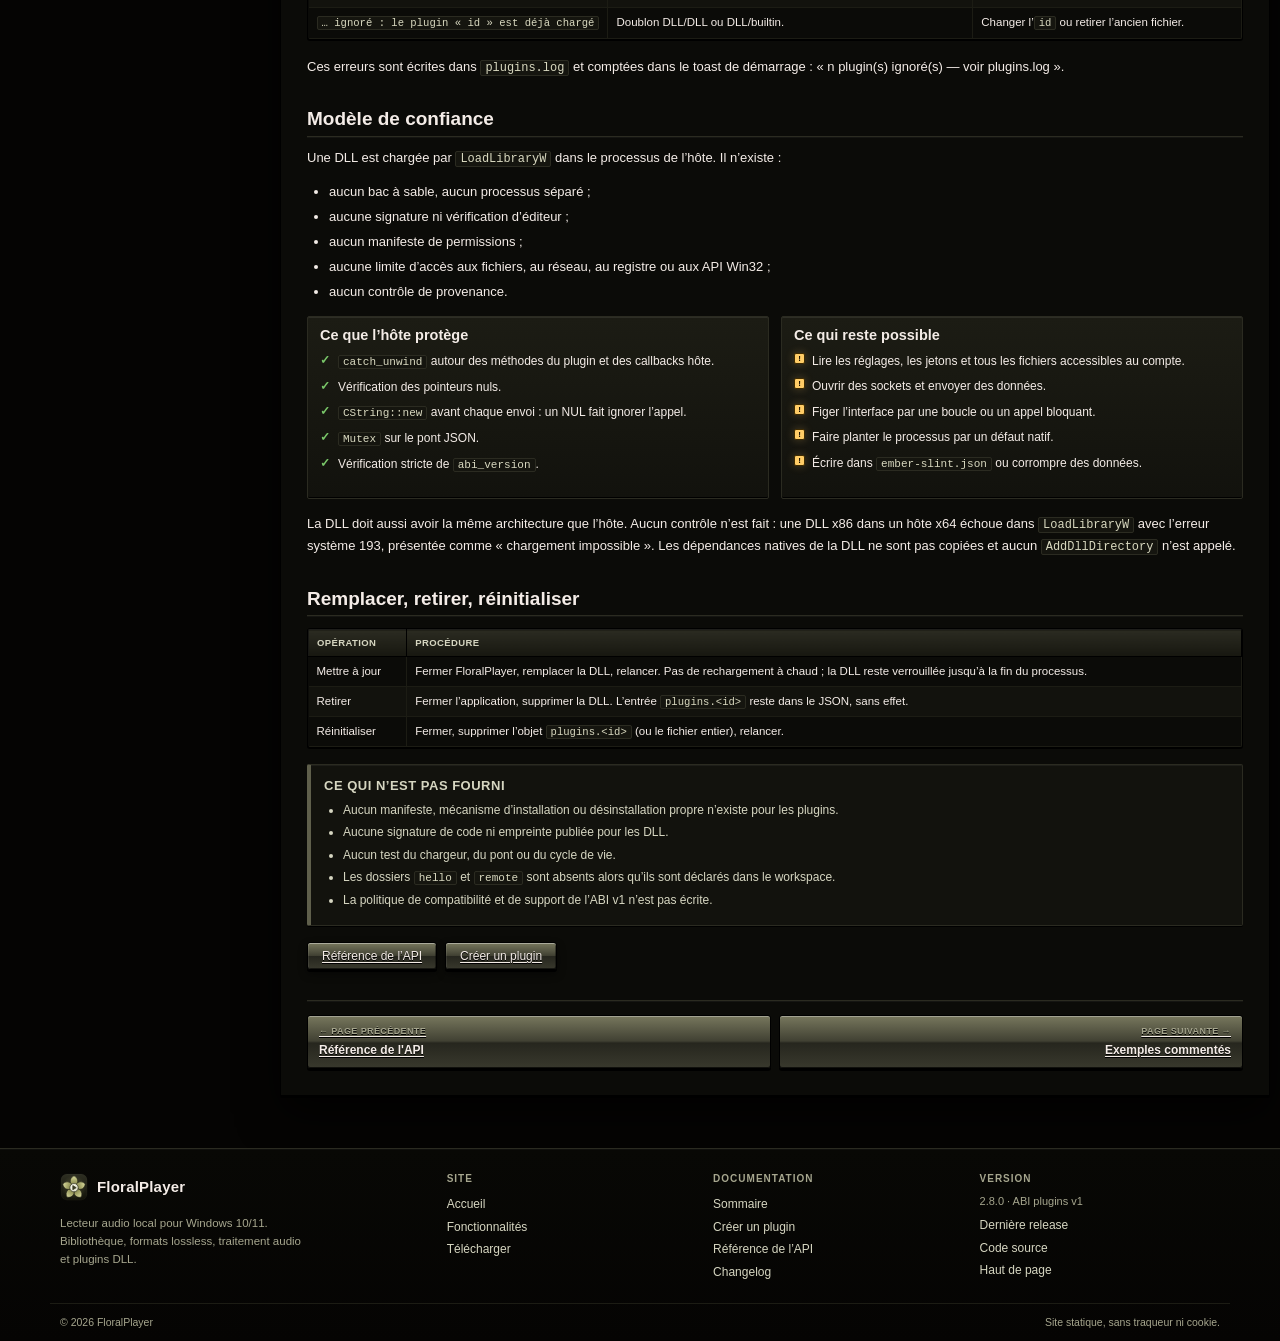
<file: docs/plugin-structure.html>
<!doctype html>
<html lang="fr">
<head>
  <meta charset="utf-8">
  <meta name="viewport" content="width=device-width, initial-scale=1">
  <title>Structure et cycle de vie — plugins FloralPlayer</title>
  <meta name="description" content="Chargement des DLL, dossiers scannés, cycle de vie, fils d’exécution, persistance, journal, erreurs et modèle de confiance des plugins FloralPlayer.">
  <link rel="icon" href="../assets/favicon.svg" type="image/svg+xml">
  <link rel="stylesheet" href="../css/style.css">
  <script src="../js/config.js" defer></script>
  <script src="../js/layout.js" defer></script>
  <script src="../js/docs.js" defer></script>
</head>
<body data-page="docs" data-doc="plugin-structure">
  <a class="skip-link" href="#main">Aller au contenu</a>
  <div id="site-header"></div>

  <main id="main" class="wrap wrap--docs">
    <div class="docs-layout">
      <aside class="docs-sidebar" data-docs-sidebar>
        <noscript>
          <div class="panel">
            <h3>Sommaire</h3>
            <ul>
              <li><a href="index.html">Sommaire</a></li>
              <li><a href="getting-started.html">Créer son premier plugin</a></li>
              <li><a href="plugin-api.html">Référence de l’API</a></li>
              <li><a href="plugin-structure.html">Structure et cycle de vie</a></li>
              <li><a href="examples.html">Exemples commentés</a></li>
              <li><a href="changelog.html">Changelog</a></li>
            </ul>
          </div>
        </noscript>
      </aside>

      <article class="doc-window">
        <div class="doc-toolbar">
          <nav class="breadcrumb" data-doc-breadcrumb aria-label="Fil d’Ariane"></nav>
          <span class="small muted doc-toolbar__note">Hôte 2.6.0 · Windows</span>
        </div>

        <div class="doc-content">
          <span class="doc-kicker">Architecture</span>
          <h1 class="doc-title">Structure et cycle de vie</h1>
          <p class="doc-lede">
            Où placer une DLL, quand elle est chargée, dans quel ordre ses méthodes sont appelées,
            sur quel fil, et ce qui se passe quand elle échoue. Cette page décrit le comportement
            observé dans le noyau de FloralPlayer <span data-version>2.8.0</span>.
          </p>

          <div class="doc-meta">
            <span class="badge badge--blue">Scan au démarrage</span>
            <span class="badge">Fil UI uniquement</span>
            <span class="badge badge--warn">Sans bac à sable</span>
          </div>

          <h2 id="etat-sdk">État actuel du SDK</h2>
          <div class="table-wrap">
            <table>
              <thead><tr><th scope="col">Élément</th><th scope="col">Valeur constatée</th></tr></thead>
              <tbody>
                <tr><td>Version de l’hôte</td><td><code>floral-player-slint</code> 2.6.0</td></tr>
                <tr><td>Version d’ABI</td><td><code>1</code>, comparaison stricte</td></tr>
                <tr><td>Crate de contrat</td><td><code>ember-plugin-api</code> 0.1.0, aucune dépendance</td></tr>
                <tr><td>Édition Rust</td><td>2021</td></tr>
                <tr><td>Membres déclarés dans le workspace</td><td>5 : <code>ember-plugin-api</code>, <code>hello</code>, <code>discord</code>, <code>listenbrainz</code>, <code>remote</code></td></tr>
                <tr><td>Dossiers de plugins réellement présents</td><td><code>discord</code> et <code>listenbrainz</code> uniquement</td></tr>
                <tr><td>Manifeste de plugin</td><td>Aucun : les métadonnées sont compilées dans <code>PluginV1</code></td></tr>
                <tr><td>Tests du chargeur / de l’ABI</td><td>Aucun</td></tr>
              </tbody>
            </table>
          </div>

          <div class="callout">
            <p class="callout__title">Plugins livrés avec le SDK</p>
            <p>
              Le workspace <code>ember-sdk</code> se compile et contient trois plugins d’exemple :
              <code>hello</code>, <code>discord</code> et <code>listenbrainz</code>.
            </p>
          </div>

          <h2 id="scan">Scan et installation</h2>
          <p>
            L’hôte scanne exactement deux dossiers, <strong>une seule fois au démarrage</strong>,
            dans cet ordre :
          </p>
          <ol>
            <li><code>&lt;dossier de l'exécutable&gt;\plugins</code> — prioritaire ;</li>
            <li><code>%APPDATA%\Floral Player\plugins</code>.</li>
          </ol>

          <pre class="diagram" data-no-copy>DÉMARRAGE
  Host::new()
    rotate_log()                 supprime plugins.log si &gt; 1 000 000 octets
    lecture de ember-slint.json  section plugins uniquement
    builtin()                    Paroles, Visualiseurs
    scan &lt;exe&gt;\plugins           DllPlugin::load pour chaque *.dll (trié)
    scan %APPDATA%\Floral Player\plugins
    doublons d'id                ignorés, premier chargé gagnant
    calcul de enabled            plugins.&lt;id&gt;.enabled, sinon FLAG_DEFAULT_ON
    EMBER_PLUGINS_OFF            force false en mémoire</pre>

          <div class="table-wrap">
            <table>
              <caption>Dossier correct selon le contexte</caption>
              <thead><tr><th scope="col">Contexte</th><th scope="col">Dossier scanné</th></tr></thead>
              <tbody>
                <tr><td>Binaire distribué, exe dans <code>Ember Player\</code></td><td><code>Ember Player\plugins\</code></td></tr>
                <tr><td><code>cargo run</code> ou binaire debug</td><td><code>Ember Player\target\debug\plugins\</code></td></tr>
                <tr><td><code>cargo build --release</code></td><td><code>Ember Player\target\release\plugins\</code></td></tr>
                <tr><td>Toujours, indépendamment de l’exe</td><td><code>%APPDATA%\Floral Player\plugins\</code></td></tr>
              </tbody>
            </table>
          </div>

          <p>Le dossier de données est créé par l’hôte, mais pas son sous-dossier <code>plugins</code> :</p>

          <pre data-lang="powershell"><code>New-Item -ItemType Directory -Force "$env:APPDATA\Floral Player\plugins" | Out-Null
Copy-Item ".\mon_plugin.dll" "$env:APPDATA\Floral Player\plugins\"</code></pre>

          <p>
            Tout fichier <code>*.dll</code> est examiné, sans scan récursif. Le nom du fichier est
            libre. L’identité vient du champ <code>id</code> de la table. Un identifiant déjà chargé
            — y compris un builtin comme <code>lyrics</code> — fait ignorer l’entrée suivante et
            écrire une ligne dans le journal.
          </p>

          <div class="callout callout--danger">
            <p class="callout__title">build.ps1 copie au mauvais endroit</p>
            <p>
              <code>ember-sdk/build.ps1</code> utilise <code>%APPDATA%\Ember Player\plugins</code>
              ou <code>Ember Player\plugins</code>. Aucun des deux n’est scanné : l’hôte utilise
              <code>Floral Player</code> et le dossier de l’exécutable, pas celui du crate.
              Copiez manuellement vers l’un des dossiers réels ci-dessus.
            </p>
          </div>

          <h2 id="cycle">Cycle de vie</h2>
          <pre class="diagram" data-no-copy>ACTIVATION
  create()                     instance opaque
  init()                       0 = OK, 1 = refus, 2 = panique

EN COURS D'EXÉCUTION (fil UI)
  tick(snapshot)               ~5 Hz, même à l'arrêt
  event(json)                  track_started, played, paused, resumed, stopped
  ui_command(json)             réservé à discord et listenbrainz

DÉSACTIVATION
  shutdown()                   si init a réussi
  destroy()                    l'instance est libérée
                               PAS de FreeLibrary : la DLL reste chargée

FERMETURE
  shutdown() de tous les plugins actifs
  save_settings()
  drop de l'hôte → FreeLibrary</pre>

          <p>
            L’activation à chaud et le démarrage suivent le même ordre, mais l’échec n’est pas
            traité de la même façon :
          </p>

          <div class="table-wrap">
            <table>
              <thead><tr><th scope="col">Moment</th><th scope="col">Si <code>init</code> échoue</th></tr></thead>
              <tbody>
                <tr><td>Démarrage (<code>boot</code>)</td><td>Le plugin passe à <code>enabled = false</code> en mémoire, un toast est affiché, rien n’est persisté immédiatement.</td></tr>
                <tr><td>Activation par l’utilisateur</td><td>Le plugin repasse à <code>false</code>, l’état est persisté et le toast annonce l’échec.</td></tr>
              </tbody>
            </table>
          </div>

          <h3 id="dependances">Dépendances</h3>
          <p>
            <code>deps</code> contient des identifiants séparés par des virgules. <code>deps_ok</code>
            vérifie seulement que chaque dépendance est activée. Les plugins sont initialisés dans
            l’ordre alphabétique de leur <code>id</code>, pas dans l’ordre de déclaration ni dans un
            ordre topologique.
          </p>
          <ul>
            <li>Aucune détection de cycle.</li>
            <li>Une dépendance à soi-même est satisfaite.</li>
            <li>Au démarrage, une dépendance absente ou désactivée fait ignorer le plugin <strong>silencieusement</strong> : pas de toast, pas d’<code>init</code>, pas de persistance.</li>
            <li>Désactiver une dépendance ne désactive pas les dépendants.</li>
            <li>À l’activation à chaud, l’échec est visible : <code>dépendances inactives</code>.</li>
          </ul>

          <h2 id="fils">Fils d’exécution</h2>
          <p>
            Tous les appels hôte → plugin se font sur le <strong>fil de l’interface</strong> :
          </p>
          <ul>
            <li><code>tick</code> est appelé par un timer Slint de 200 ms ;</li>
            <li>les bascules viennent des callbacks Slint, donc du fil UI ;</li>
            <li><code>shutdown</code> final est appelé après <code>ui.run()</code>, sur le fil principal.</li>
          </ul>

          <div class="callout callout--danger">
            <p class="callout__title">Ne bloquez jamais, ne rappelez pas Host depuis un fil</p>
            <p>
              Il n’existe ni thread de plugin côté hôte, ni pool, ni timeout, ni file de travaux.
              Une boucle infinie ou un appel réseau bloquant dans <code>tick</code> fige
              l’interface. Le pointeur <code>Host</code> n’est pas <code>Send</code> : un fil créé
              par le plugin doit renvoyer ses résultats par un canal, et c’est <code>tick</code>
              qui vide ce canal.
            </p>
          </div>

          <pre data-lang="rust"><code>use std::sync::mpsc::{channel, Receiver, Sender};

struct MonPlugin {
    tx: Option&lt;Sender&lt;String&gt;&gt;,
    rx: Option&lt;Receiver&lt;String&gt;&gt;,
}

// init   : (tx, rx) = channel(); self.tx = Some(tx); self.rx = Some(rx);
// event  : self.tx.clone().unwrap().send("résultat".into());
// tick   : while let Ok(msg) = self.rx.as_ref().unwrap().try_recv() { host.toast(&amp;msg); }
// shutdown: self.tx = None; self.rx = None;</code></pre>

          <p>
            Le pont de l’hôte est protégé par un <code>Mutex</code>, mais l’ordre des actions n’est
            plus garanti hors du fil UI. La règle pratique reste : ne déplacez que des données
            pures ou un <code>Sender</code>, jamais <code>Host</code>.
          </p>

          <h3 id="paniques">Paniques et plantages</h3>
          <div class="table-wrap">
            <table>
              <thead><tr><th scope="col">Situation</th><th scope="col">Comportement</th></tr></thead>
              <tbody>
                <tr><td>Panique dans <code>create</code></td><td><code>catch_unwind</code> → <code>create</code> renvoie null → « création de l’instance impossible ».</td></tr>
                <tr><td>Panique dans <code>init</code></td><td>Code 2 → « le plugin a paniqué à l’initialisation », plugin désactivé.</td></tr>
                <tr><td><code>Err</code> dans <code>init</code></td><td>Code 1 → « initialisation refusée ». Le message est perdu.</td></tr>
                <tr><td>Panique dans <code>tick</code>, <code>event</code>, <code>shutdown</code>, <code>ui_command</code></td><td>Avalée par <code>catch_unwind</code>, sans entrée dans le journal. L’hôte continue.</td></tr>
                <tr><td><code>panic = "abort"</code></td><td><code>catch_unwind</code> inopérant : le processus est tué.</td></tr>
                <tr><td>Segfault, <code>abort</code>, pile, <code>ExitProcess</code></td><td>L’application meurt sans message de l’hôte.</td></tr>
              </tbody>
            </table>
          </div>

          <h2 id="reglages">Persistance et réglages</h2>
          <p>
            Tous les réglages sont dans un seul fichier :
            <span class="path">%APPDATA%\Floral Player\ember-slint.json</span>. Chaque plugin
            possède un objet <code>plugins.&lt;id&gt;</code> :
          </p>

          <pre data-lang="json"><code>{
  "plugins": {
    "hello": { "enabled": true, "runs": 3 },
    "discord": { "enabled": false },
    "mon-plugin": { "enabled": true, "runs": 1 }
  }
}</code></pre>

          <ul>
            <li>À chaque appel, l’hôte clone l’objet du plugin, exécute la méthode, récupère l’objet modifié et ses actions. Une DLL ne voit jamais les réglages d’un autre plugin.</li>
            <li><code>set_setting</code> est visible immédiatement dans le même appel, mais n’est écrit sur le disque qu’au prochain <code>save_settings</code>.</li>
            <li><code>save_settings</code> est appelé lors des bascules, de la fermeture et de nombreux réglages d’interface. Il n’y a pas d’écriture périodique dédiée aux plugins.</li>
            <li>Un arrêt brutal peut perdre les dernières valeurs. Une écriture disque non atomique peut laisser un JSON tronqué en cas de crash.</li>
            <li>Le fichier contient aussi <code>did</code> (Discord), <code>lbt</code> (ListenBrainz) et <code>slp</code> (Soulseek) en clair, sans DPAPI ni keychain.</li>
          </ul>

          <h3 id="environnement">Variables d’environnement</h3>
          <div class="table-wrap">
            <table>
              <thead><tr><th scope="col">Variable</th><th scope="col">Effet</th></tr></thead>
              <tbody>
                <tr><td><code>EMBER_PLUGINS_OFF=id1,id2</code></td><td>Force <code>enabled=false</code> en mémoire et bloque toute écriture de réglages.</td></tr>
                <tr><td><code>EMBER_PLUGIN_TOGGLE=id:off</code></td><td>400 ms après le lancement, bascule le plugin. <code>:on</code>, <code>:1</code>, <code>:true</code> pour activer. Sans <code>:</code> → off.</td></tr>
                <tr><td><code>EMBER_NO_SAVE</code></td><td>Présence suffit : <code>save_settings</code> ne fait rien.</td></tr>
              </tbody>
            </table>
          </div>

          <h2 id="journal">Journal</h2>
          <p>
            Fichier : <span class="path">%APPDATA%\Floral Player\plugins.log</span>. Format :
          </p>
          <pre data-lang="text"><code>[&lt;unix&gt;] &lt;niveau&gt; [&lt;id&gt;] &lt;texte&gt;</code></pre>
          <p>Exemple :</p>
          <pre data-lang="text"><code>[1761571200] info   [hello] hello : init
[1761571205] debug  [hôte] panneau « browser » : {"id":"browser","lines":["…"]}
[1761571210] erreur [hôte] C:\…\mauvais.dll : symbole ember_plugin_v1 absent</code></pre>

          <div class="table-wrap">
            <table class="table--compact">
              <thead><tr><th scope="col">Niveau</th><th scope="col">Tag</th><th scope="col">Usage</th></tr></thead>
              <tbody>
                <tr><td><code>0</code></td><td><code>info</code></td><td>Cycle de vie, informations utilisateur.</td></tr>
                <tr><td><code>1</code></td><td><code>debug</code></td><td>Traces fines, panneaux, commandes inconnues.</td></tr>
                <tr><td><code>2</code></td><td><code>avert</code></td><td>Avertissement.</td></tr>
                <tr><td>autre</td><td><code>erreur</code></td><td>Erreur.</td></tr>
              </tbody>
            </table>
          </div>

          <p>
            Le fichier est ouvert en ajout à chaque ligne. Au démarrage, <code>rotate_log</code>
            <strong>supprime</strong> le fichier s’il dépasse 1 000 000 octets : pas d’archivage.
            Les paniques dans <code>tick</code>/<code>event</code>, les messages d’<code>Err</code>
            d’initialisation, les JSON invalides et les erreurs d’écriture de réglages ne sont pas
            journalisés.
          </p>

          <h2 id="erreurs">Erreurs de chargement</h2>
          <div class="table-wrap">
            <table>
              <thead><tr><th scope="col">Message</th><th scope="col">Cause probable</th><th scope="col">Correctif</th></tr></thead>
              <tbody>
                <tr><td><code>chargement impossible (…)</code></td><td>Architecture incompatible, dépendance native absente, accès refusé, fichier bloqué.</td><td>Compiler en x64, vérifier les dépendances et les droits.</td></tr>
                <tr><td><code>symbole ember_plugin_v1 absent</code></td><td>Pas d’export <code>#[no_mangle]</code>, mauvaise crate, DLL étrangère.</td><td>Utiliser <code>declare_plugin!</code> ou exporter la fonction.</td></tr>
                <tr><td><code>table de plugins vide</code></td><td><code>ember_plugin_v1</code> renvoie null.</td><td>Fournir une table statique non nulle.</td></tr>
                <tr><td><code>ABI n alors que l'hôte attend 1</code></td><td>DLL compilée avec un autre contrat.</td><td>Recompiler avec l’<code>ember-plugin-api</code> de l’hôte.</td></tr>
                <tr><td><code>identifiant vide</code></td><td><code>id</code> vide ou uniquement des espaces.</td><td>Fournir un identifiant stable, non vide.</td></tr>
                <tr><td><code>point d'entrée create absent</code></td><td>Table écrite à la main sans <code>create</code>.</td><td>Utiliser la macro.</td></tr>
                <tr><td><code>création de l'instance impossible</code></td><td><code>create</code> a renvoyé null : panique ou allocation.</td><td>Vérifier <code>Default</code> et le constructeur.</td></tr>
                <tr><td><code>le plugin a paniqué à l'initialisation</code></td><td><code>init</code> a paniqué.</td><td>Journaliser avant la panique, corriger.</td></tr>
                <tr><td><code>initialisation refusée</code></td><td><code>init</code> a renvoyé <code>Err</code>.</td><td>Journaliser le détail avec <code>host.log(2, …)</code> avant <code>Err</code>.</td></tr>
                <tr><td><code>dépendances inactives</code></td><td>Activation à chaud avec une dépendance désactivée.</td><td>Activer la dépendance d’abord.</td></tr>
                <tr><td><code>… ignoré : le plugin « id » est déjà chargé</code></td><td>Doublon DLL/DLL ou DLL/builtin.</td><td>Changer l’<code>id</code> ou retirer l’ancien fichier.</td></tr>
              </tbody>
            </table>
          </div>

          <p>
            Ces erreurs sont écrites dans <code>plugins.log</code> et comptées dans le toast de
            démarrage : « n plugin(s) ignoré(s) — voir plugins.log ».
          </p>

          <h2 id="confiance">Modèle de confiance</h2>
          <p>
            Une DLL est chargée par <code>LoadLibraryW</code> dans le processus de l’hôte. Il
            n’existe :
          </p>
          <ul>
            <li>aucun bac à sable, aucun processus séparé ;</li>
            <li>aucune signature ni vérification d’éditeur ;</li>
            <li>aucun manifeste de permissions ;</li>
            <li>aucune limite d’accès aux fichiers, au réseau, au registre ou aux API Win32 ;</li>
            <li>aucun contrôle de provenance.</li>
          </ul>

          <div class="split">
            <div class="note-box">
              <h3>Ce que l’hôte protège</h3>
              <ul class="tick-list">
                <li><code>catch_unwind</code> autour des méthodes du plugin et des callbacks hôte.</li>
                <li>Vérification des pointeurs nuls.</li>
                <li><code>CString::new</code> avant chaque envoi : un NUL fait ignorer l’appel.</li>
                <li><code>Mutex</code> sur le pont JSON.</li>
                <li>Vérification stricte de <code>abi_version</code>.</li>
              </ul>
            </div>
            <div class="note-box">
              <h3>Ce qui reste possible</h3>
              <ul class="warn-list">
                <li>Lire les réglages, les jetons et tous les fichiers accessibles au compte.</li>
                <li>Ouvrir des sockets et envoyer des données.</li>
                <li>Figer l’interface par une boucle ou un appel bloquant.</li>
                <li>Faire planter le processus par un défaut natif.</li>
                <li>Écrire dans <code>ember-slint.json</code> ou corrompre des données.</li>
              </ul>
            </div>
          </div>

          <p>
            La DLL doit aussi avoir la même architecture que l’hôte. Aucun contrôle n’est fait :
            une DLL x86 dans un hôte x64 échoue dans <code>LoadLibraryW</code> avec l’erreur
            système 193, présentée comme « chargement impossible ». Les dépendances natives de la
            DLL ne sont pas copiées et aucun <code>AddDllDirectory</code> n’est appelé.
          </p>

          <h2 id="mise-a-jour">Remplacer, retirer, réinitialiser</h2>
          <div class="table-wrap">
            <table>
              <thead><tr><th scope="col">Opération</th><th scope="col">Procédure</th></tr></thead>
              <tbody>
                <tr><td>Mettre à jour</td><td>Fermer FloralPlayer, remplacer la DLL, relancer. Pas de rechargement à chaud ; la DLL reste verrouillée jusqu’à la fin du processus.</td></tr>
                <tr><td>Retirer</td><td>Fermer l’application, supprimer la DLL. L’entrée <code>plugins.&lt;id&gt;</code> reste dans le JSON, sans effet.</td></tr>
                <tr><td>Réinitialiser</td><td>Fermer, supprimer l’objet <code>plugins.&lt;id&gt;</code> (ou le fichier entier), relancer.</td></tr>
              </tbody>
            </table>
          </div>

          <div class="callout callout--flat">
            <p class="callout__title">Ce qui n’est pas fourni</p>
            <ul>
              <li>Aucun manifeste, mécanisme d’installation ou désinstallation propre n’existe pour les plugins.</li>
              <li>Aucune signature de code ni empreinte publiée pour les DLL.</li>
              <li>Aucun test du chargeur, du pont ou du cycle de vie.</li>
              <li>Les dossiers <code>hello</code> et <code>remote</code> sont absents alors qu’ils sont déclarés dans le workspace.</li>
              <li>La politique de compatibilité et de support de l’ABI v1 n’est pas écrite.</li>
            </ul>
          </div>

          <div class="button-row">
            <a class="button" href="plugin-api.html">Référence de l’API</a>
            <a class="button" href="getting-started.html">Créer un plugin</a>
          </div>

          <nav class="doc-pager" data-doc-pager aria-label="Pages de documentation"></nav>
        </div>
      </article>
    </div>
  </main>

  <div id="site-footer"></div>
</body>
</html>
</file>
<file: css/style.css>
/* ==========================================================================
   FloralPlayer — feuille de style unique
   Direction : interface FloralPlayer. Fond noir chaud, accent vert olive (#a0a163), biseaux
   et dégradés lumineux inspirés des boutons en relief de l’application.
   Aucune police, image ou librairie externe. Tout est centralisé ci-dessous.
   ========================================================================== */

/* --------------------------------------------------------------------------
   1. Variables
   -------------------------------------------------------------------------- */

:root {
  /* Surfaces : noir chaud, du plus profond au plus élevé */
  --bg: #050403;
  --face: #0f0f0a;
  --face-light: #1c1c14;
  --face-dark: #070705;
  --paper: #0b0b08;
  --paper-alt: #12120d;
  --surface-hi: #2b2b21;

  /* Texte */
  --ink: #f4ece7;
  --ink-soft: #d6d6c1;
  --ink-muted: #a6a68e;
  --white: #ffffff;
  --shadow: #000000;
  --dark: #000000;
  --black: #000000;

  /* Lumière et arêtes */
  --edge-hi: #5f5f4b;
  --edge-hi-strong: #b4b4a0;
  --edge-lo: #000000;

  /* Accent vert olive de l’application (#a0a163) */
  --title: #a0a163;
  --title-mid: #7e7f4c;
  --title-light: #ebebdd;
  --title-text: #12130a;
  --on-accent: #12130a;
  --link: #bcbc90;
  --link-visited: #d9d9c0;
  --link-hover: #ebebdd;
  --accent: #a0a163;
  --accent-soft: #1d1d14;
  --ok: #7ac86a;
  --ok-soft: #101d0c;
  --warn: #ffcc66;
  --warn-soft: #211a09;
  --danger: #ff8b7a;
  --danger-soft: #2a0f0c;
  --info-soft: #15150f;
  --code-bg: #050403;
  --code-ink: #f4ece7;

  /* Dégradés : métal sombre et orange lumineux */
  --metal: linear-gradient(180deg, #77775d 0%, #414133 48%, #26261e 52%, #39392d 100%);
  --metal-hi: linear-gradient(180deg, #8c8c70 0%, #4c4c3c 48%, #2f2f25 52%, #454534 100%);
  --metal-pressed: linear-gradient(180deg, #1c1c14 0%, #2b2b21 100%);
  --metal-head: linear-gradient(180deg, #2b2b21 0%, #171710 48%, #12120d 52%, #1c1c14 100%);
  --orange: linear-gradient(180deg, #cdcdac 0%, #bcbc90 8%, #a0a163 48%, #7e7f4c 52%, #a0a163 88%, #515131 100%);
  --orange-hi: linear-gradient(180deg, #d9d9c0 0%, #c7c8a3 8%, #adae78 48%, #8c8d54 52%, #adae78 88%, #60603a 100%);
  --orange-pressed: linear-gradient(180deg, #515131 0%, #7e7f4c 45%, #a0a163 100%);
  --title-gloss: linear-gradient(180deg, #cdcdac 0%, #bcbc90 7%, #a0a163 40%, #7e7f4c 88%, #6a6a40 93%, #515131 100%);

  /* Biseaux : arête claire en haut, noir en bas */
  --bevel-out:
    inset -1px -1px 0 var(--edge-lo),
    inset 1px 1px 0 var(--edge-hi),
    inset -2px -2px 0 var(--edge-lo),
    inset 2px 2px 0 var(--surface-hi);
  --bevel-in:
    inset 1px 1px 0 var(--edge-lo),
    inset 2px 2px 0 #050403,
    inset -1px -1px 0 var(--edge-hi),
    inset -2px -2px 0 var(--surface-hi);
  --bevel-thin-out:
    inset -1px -1px 0 var(--edge-lo),
    inset 1px 1px 0 var(--edge-hi);
  --bevel-thin-in:
    inset -1px -1px 0 var(--edge-hi),
    inset 1px 1px 0 var(--edge-lo);
  --bevel-pressed:
    inset 1px 1px 0 var(--edge-lo),
    inset 2px 2px 0 #050403,
    inset -1px -1px 0 var(--edge-hi),
    inset -2px -2px 0 var(--surface-hi);
  --window-shadow:
    0 2px 0 #000000,
    0 18px 42px rgba(0, 0, 0, 0.72);
  --focus: 1px dotted var(--link);
  --radius: 3px;

  /* Typographie système uniquement */
  --font-ui: Tahoma, "Segoe UI", "MS Sans Serif", Verdana, Arial, sans-serif;
  --font-mono: "Lucida Console", "Courier New", Consolas, monospace;

  /* Rythme */
  --page-max: 1180px;
  --gap: 14px;
}

/* --------------------------------------------------------------------------
   2. Base
   -------------------------------------------------------------------------- */

*,
*::before,
*::after {
  box-sizing: border-box;
  border-radius: 0;
}

html {
  background: var(--bg);
  scroll-behavior: smooth;
}

body {
  margin: 0;
  min-height: 100vh;
  display: flex;
  flex-direction: column;
  background-color: var(--bg);
  background-image:
    radial-gradient(900px 420px at 50% -120px, rgba(160, 161, 99, 0.13), transparent 72%),
    radial-gradient(700px 360px at 100% 0%, rgba(255, 139, 77, 0.05), transparent 70%),
    linear-gradient(180deg, #080805 0%, #050403 58%, #030302 100%);
  background-attachment: fixed;
  color: var(--ink);
  font-family: var(--font-ui);
  font-size: 13px;
  line-height: 1.55;
  -webkit-font-smoothing: antialiased;
  text-rendering: optimizeLegibility;
}

main {
  flex: 1 0 auto;
  width: 100%;
}

h1, h2, h3, h4, h5, h6 {
  margin: 0 0 10px;
  line-height: 1.2;
  font-weight: 700;
  color: var(--ink);
}

h1 { font-size: 28px; }
h2 { font-size: 20px; }
h3 { font-size: 15px; }
h4 { font-size: 13px; }

p { margin: 0 0 12px; }
p:last-child { margin-bottom: 0; }

ul, ol { margin: 0 0 12px; padding-left: 22px; }
li { margin: 4px 0; }

a {
  color: var(--link);
  text-decoration: underline;
  text-underline-offset: 2px;
}

a:visited { color: var(--link-visited); }

a:hover { color: var(--link-hover); }

a:focus-visible,
button:focus-visible,
summary:focus-visible {
  outline: var(--focus);
  outline-offset: 2px;
}

img, svg { max-width: 100%; }
img { height: auto; }

hr {
  height: 2px;
  margin: 22px 0;
  border: 0;
  border-top: 1px solid var(--edge-hi);
  border-bottom: 1px solid var(--edge-lo);
  background: none;
}

code, kbd, samp, pre {
  font-family: var(--font-mono);
}

code {
  padding: 0 4px;
  background: #15150f;
  border: 1px solid var(--surface-hi);
  border-radius: 2px;
  color: #d9d9c0;
  font-size: 0.92em;
  overflow-wrap: anywhere;
  white-space: break-spaces;
}

kbd {
  display: inline-block;
  padding: 1px 5px;
  background: var(--metal);
  border: 1px solid var(--edge-lo);
  border-radius: 2px;
  box-shadow:
    inset 0 1px 0 rgba(255, 255, 255, 0.3),
    0 1px 0 #000000;
  color: var(--ink);
  font-size: 11px;
  line-height: 1.4;
  white-space: nowrap;
}

::selection {
  background: var(--accent);
  color: #180702;
}

/* Barres de défilement rétro, version sombre */
* {
  scrollbar-color: #4c4c3c #090907;
  scrollbar-width: auto;
}

::-webkit-scrollbar {
  width: 16px;
  height: 16px;
  background: #090907;
}

::-webkit-scrollbar-track {
  background:
    repeating-linear-gradient(45deg, #0b0b08 0 2px, #14140f 2px 4px);
  border-left: 1px solid #1c1c14;
  border-top: 1px solid #1c1c14;
}

::-webkit-scrollbar-thumb {
  background: linear-gradient(180deg, #77775d 0%, #414133 48%, #26261e 52%, #39392d 100%);
  border: 1px solid #000000;
  border-radius: 2px;
  box-shadow:
    inset 0 1px 0 rgba(255, 255, 255, 0.28),
    inset 0 -1px 0 #000000;
}

::-webkit-scrollbar-thumb:hover {
  background: linear-gradient(180deg, #8c8c70 0%, #4c4c3c 48%, #2f2f25 52%, #454534 100%);
}

::-webkit-scrollbar-thumb:active {
  background: linear-gradient(180deg, #1c1c14 0%, #2b2b21 100%);
}

::-webkit-scrollbar-button:single-button {
  display: block;
  width: 16px;
  height: 16px;
  background: linear-gradient(180deg, #39392d 0%, #1c1c14 100%);
  border: 1px solid #000000;
  box-shadow: inset 0 1px 0 rgba(255, 255, 255, 0.2);
}

::-webkit-scrollbar-corner { background: #070705; }

/* Accessibilité */
.visually-hidden {
  position: absolute !important;
  width: 1px;
  height: 1px;
  margin: -1px;
  padding: 0;
  overflow: hidden;
  clip: rect(0 0 0 0);
  white-space: nowrap;
  border: 0;
}

.skip-link {
  position: absolute;
  z-index: 100;
  top: 4px;
  left: 4px;
  padding: 5px 10px;
  background: var(--metal);
  border: 1px solid var(--edge-lo);
  border-radius: var(--radius);
  box-shadow:
    inset 0 1px 0 rgba(255, 255, 255, 0.35),
    0 2px 0 #000000;
  color: var(--ink);
  font-weight: 700;
  text-decoration: none;
  transform: translateY(-200%);
}

.skip-link:focus { transform: translateY(0); }

/* --------------------------------------------------------------------------
   3. En-tête et pied de page
   -------------------------------------------------------------------------- */

.masthead {
  background: linear-gradient(180deg, #0d0d09 0%, #070705 100%);
  border-bottom: 1px solid #2b2b21;
  box-shadow:
    inset 0 2px 0 var(--accent),
    0 1px 0 rgba(255, 255, 255, 0.03);
}

.masthead__inner {
  display: flex;
  align-items: center;
  gap: 24px;
  width: 100%;
  max-width: var(--page-max);
  margin: 0 auto;
  padding: 10px;
}

.brand {
  display: inline-flex;
  align-items: center;
  gap: 9px;
  min-width: 0;
  color: var(--ink);
  text-decoration: none;
}

.brand:visited { color: var(--ink); }
.brand:hover { color: var(--white); text-decoration: none; }

.brand__logo {
  display: block;
  flex: 0 0 auto;
  width: 28px;
  height: 28px;
}

.brand__text {
  display: flex;
  flex-direction: column;
  line-height: 1.15;
}

.brand__name {
  font-size: 15px;
  font-weight: 700;
  letter-spacing: 0.2px;
  white-space: nowrap;
}

.brand__sub {
  margin-top: 1px;
  color: var(--ink-muted);
  font-size: 10px;
  letter-spacing: 0.2px;
  white-space: nowrap;
}

.site-nav {
  display: flex;
  align-items: center;
  gap: 2px;
  margin-left: auto;
  overflow-x: auto;
  scrollbar-width: none;
}

.site-nav::-webkit-scrollbar { display: none; }

.site-nav__link {
  padding: 5px 9px 4px;
  border-bottom: 2px solid transparent;
  color: var(--ink-soft);
  font-size: 12px;
  white-space: nowrap;
  text-decoration: none;
}

.site-nav__link:visited { color: var(--ink-soft); }

.site-nav__link:hover,
.site-nav__link:focus-visible {
  border-bottom-color: var(--edge-hi);
  color: var(--white);
  text-decoration: none;
}

.site-nav__link.is-current {
  border-bottom-color: var(--accent);
  color: var(--title-light);
  font-weight: 700;
}

.site-nav__link--ext {
  margin-left: 10px;
  padding-left: 14px;
  border-left: 1px solid #2b2b21;
  color: var(--link);
}

.site-nav__link--ext:visited { color: var(--link); }
.site-nav__link--ext:hover { border-bottom-color: transparent; color: var(--link-hover); }

.external-mark {
  display: inline-block;
  margin-left: 4px;
  font-size: 10px;
  line-height: 1;
}

.site-footer {
  margin-top: 42px;
  background: linear-gradient(180deg, #080805 0%, #050403 100%);
  border-top: 1px solid #2b2b21;
  box-shadow: inset 0 1px 0 rgba(255, 255, 255, 0.03);
}

.site-footer__inner {
  display: grid;
  grid-template-columns: minmax(0, 1.5fr) repeat(3, minmax(0, 1fr));
  gap: 26px;
  width: 100%;
  max-width: var(--page-max);
  margin: 0 auto;
  padding: 24px 10px 20px;
}

.site-footer__about p {
  max-width: 38ch;
  margin: 8px 0 0;
  color: var(--ink-muted);
  font-size: 11.5px;
  line-height: 1.55;
}

.site-footer__col h2 {
  margin: 0 0 8px;
  color: var(--ink-muted);
  font-size: 10px;
  font-weight: 700;
  letter-spacing: 1px;
  text-transform: uppercase;
}

.site-footer__col a {
  display: block;
  padding: 2px 0;
  color: var(--ink-soft);
  font-size: 12px;
  text-decoration: none;
}

.site-footer__col a:visited { color: var(--ink-soft); }
.site-footer__col a:hover { color: var(--link-hover); text-decoration: underline; }

.site-footer__col p {
  margin: 0 0 4px;
  color: var(--ink-muted);
  font-size: 11px;
}

.site-footer__bottom {
  display: flex;
  flex-wrap: wrap;
  justify-content: space-between;
  gap: 8px;
  width: 100%;
  max-width: var(--page-max);
  margin: 0 auto;
  padding: 10px;
  border-top: 1px solid #1c1c14;
  color: var(--ink-muted);
  font-size: 10.5px;
}

/* --------------------------------------------------------------------------
   4. Gabarit de page
   -------------------------------------------------------------------------- */

.wrap {
  width: 100%;
  max-width: var(--page-max);
  margin: 0 auto;
  padding: 16px 10px 10px;
}

.wrap--narrow { max-width: 880px; }
.wrap--docs { max-width: 1280px; }

.section { margin-top: 26px; }

.section-head {
  display: flex;
  align-items: flex-end;
  justify-content: space-between;
  gap: 16px;
  margin-bottom: 12px;
  padding-bottom: 6px;
  border-bottom: 1px solid #2b2b21;
  box-shadow: 0 1px 0 rgba(255, 255, 255, 0.05);
}

.section-head h2 { margin: 0; }

.section-head__link {
  padding-bottom: 2px;
  font-size: 11px;
  white-space: nowrap;
}

.eyebrow {
  display: block;
  margin: 0 0 6px;
  color: var(--ink-muted);
  font-size: 10px;
  font-weight: 700;
  letter-spacing: 1.4px;
  line-height: 1.3;
  text-transform: uppercase;
}

.lede {
  max-width: 68ch;
  color: var(--ink-soft);
  font-size: 14px;
  line-height: 1.6;
}

.muted { color: var(--ink-muted); }
.small { font-size: 11px; }
.mono { font-family: var(--font-mono); }
.nowrap { white-space: nowrap; }

/* Utilitaires de mise en page : évitent les attributs style="" dans le HTML. */
.m-0 { margin: 0 !important; }
.mt-0 { margin-top: 0 !important; }
.mb-0 { margin-bottom: 0 !important; }
.mt-xs { margin-top: 8px !important; }
.mt-sm { margin-top: 12px !important; }
.ml-auto { margin-left: auto !important; }
.h2-compact { font-size: 15px; margin-bottom: 8px; }
.doc-toolbar__note { margin-left: auto; }

/* --------------------------------------------------------------------------
   5. Fenêtres et panneaux
   -------------------------------------------------------------------------- */

.window {
  background: linear-gradient(180deg, #14140f 0%, #0b0b08 100%);
  border: 1px solid #000000;
  border-radius: var(--radius);
  box-shadow:
    inset 0 1px 0 rgba(255, 255, 255, 0.08),
    var(--window-shadow);
}

.window__body {
  padding: 18px;
  background: linear-gradient(180deg, #0f0f0a 0%, #0b0b08 100%);
}

.window__body--paper {
  background: var(--paper);
  box-shadow: var(--bevel-in);
}

.panel {
  background: linear-gradient(180deg, #171710 0%, #0f0f0a 100%);
  border: 1px solid #000000;
  border-radius: var(--radius);
  box-shadow:
    inset 0 1px 0 rgba(255, 255, 255, 0.07),
    0 1px 0 #000000;
  padding: 14px;
}

.panel--paper {
  background: var(--paper);
  box-shadow: var(--bevel-in);
}

.panel__title {
  margin: 0 0 8px;
  padding-bottom: 4px;
  border-bottom: 1px solid #2b2b21;
  box-shadow: 0 1px 0 rgba(255, 255, 255, 0.04);
  font-size: 12px;
  font-weight: 700;
  letter-spacing: 0.2px;
}

.groupbox {
  margin: 18px 0;
  padding: 14px;
  background: linear-gradient(180deg, #12120d 0%, #0b0b08 100%);
  border: 1px solid #2b2b21;
  border-radius: var(--radius);
  box-shadow:
    inset 0 1px 0 rgba(255, 255, 255, 0.07),
    0 1px 0 #000000;
}

.groupbox > h2,
.groupbox > h3 { margin-top: 0; }

/* --------------------------------------------------------------------------
   6. Boutons, badges, liens d'action
   -------------------------------------------------------------------------- */

.button {
  position: relative;
  display: inline-flex;
  align-items: center;
  justify-content: center;
  gap: 7px;
  min-height: 28px;
  padding: 5px 14px;
  border: 1px solid #000000;
  border-radius: var(--radius);
  background: var(--metal);
  box-shadow:
    inset 0 1px 0 rgba(255, 255, 255, 0.38),
    inset 1px 0 0 rgba(255, 255, 255, 0.08),
    inset -1px 0 0 rgba(0, 0, 0, 0.38),
    inset 0 -1px 0 rgba(0, 0, 0, 0.6),
    0 2px 0 #000000,
    0 4px 8px rgba(0, 0, 0, 0.45);
  color: var(--ink);
  font-family: var(--font-ui);
  font-size: 12px;
  line-height: 1.2;
  text-align: center;
  text-decoration: none;
  text-shadow: 0 1px 0 #000000;
  cursor: pointer;
  user-select: none;
  transition: background 120ms ease, border-color 120ms ease, box-shadow 120ms ease, transform 80ms ease;
}

.button:visited { color: var(--ink); }

.button:hover {
  background: var(--metal-hi);
  border-color: var(--accent);
  color: var(--white);
  text-decoration: none;
  box-shadow:
    inset 0 1px 0 rgba(255, 255, 255, 0.48),
    inset 1px 0 0 rgba(255, 255, 255, 0.1),
    inset -1px 0 0 rgba(0, 0, 0, 0.38),
    inset 0 -1px 0 rgba(0, 0, 0, 0.6),
    0 2px 0 #000000,
    0 0 16px rgba(160, 161, 99, 0.22);
}

.button:active {
  background: var(--metal-pressed);
  box-shadow:
    inset 1px 1px 0 #000000,
    inset 0 2px 4px rgba(0, 0, 0, 0.65),
    inset -1px -1px 0 var(--edge-hi);
  transform: translateY(1px);
}

.button--primary {
  padding: 6px 18px;
  background: var(--orange);
  border-color: #262717;
  color: var(--on-accent);
  font-weight: 700;
  text-shadow: 0 1px 0 rgba(255, 255, 255, 0.35);
  box-shadow:
    inset 0 1px 0 rgba(255, 255, 255, 0.68),
    inset 1px 0 0 rgba(255, 255, 255, 0.18),
    inset -1px 0 0 rgba(0, 0, 0, 0.3),
    inset 0 -1px 0 #262717,
    0 2px 0 #262717,
    0 5px 18px rgba(160, 161, 99, 0.3);
}

.button--primary:visited { color: var(--on-accent); }

.button--primary:hover {
  background: var(--orange-hi);
  border-color: #bcbc90;
  color: var(--on-accent);
  box-shadow:
    inset 0 1px 0 rgba(255, 255, 255, 0.78),
    inset 1px 0 0 rgba(255, 255, 255, 0.22),
    inset -1px 0 0 rgba(0, 0, 0, 0.3),
    inset 0 -1px 0 #262717,
    0 2px 0 #262717,
    0 0 24px rgba(160, 161, 99, 0.42);
}

.button--primary:active {
  background: var(--orange-pressed);
  box-shadow:
    inset 0 2px 5px rgba(62, 10, 0, 0.72),
    inset 1px 1px 0 #262717,
    inset -1px -1px 0 #bcbc90,
    0 1px 0 #262717;
  transform: translateY(1px);
}

.button--large {
  min-height: 42px;
  padding: 10px 24px;
  font-size: 15px;
}

.button--small {
  min-height: 24px;
  padding: 3px 9px;
  font-size: 11px;
}

.button--ghost {
  background: transparent;
  border-color: transparent;
  box-shadow: none;
  color: var(--link);
  text-decoration: underline;
  text-shadow: none;
}

.button--ghost:hover {
  background: #1c1c14;
  border-color: #2b2b21;
  color: var(--link-hover);
  box-shadow: inset 0 1px 0 rgba(255, 255, 255, 0.08);
  text-decoration: none;
}

.button-row {
  display: flex;
  flex-wrap: wrap;
  align-items: center;
  gap: 8px;
  margin: 14px 0;
}

.button-row--center { justify-content: center; }

.button__icon {
  display: inline-block;
  font-family: var(--font-mono);
  font-size: 14px;
  line-height: 1;
}

.button__sub {
  display: block;
  margin-top: 2px;
  font-size: 10px;
  font-weight: 400;
  letter-spacing: 0.4px;
  opacity: 0.85;
}

.badge {
  display: inline-flex;
  align-items: center;
  gap: 4px;
  padding: 2px 7px;
  background: var(--metal);
  border: 1px solid #000000;
  border-radius: 2px;
  box-shadow:
    inset 0 1px 0 rgba(255, 255, 255, 0.28),
    0 1px 0 #000000;
  color: var(--ink-soft);
  font-size: 9px;
  font-weight: 700;
  letter-spacing: 0.7px;
  line-height: 1.5;
  text-transform: uppercase;
  white-space: nowrap;
}

.badge--blue {
  background: var(--metal-head);
  box-shadow:
    inset 0 1px 0 var(--accent),
    inset 0 -1px 0 #000000;
  color: var(--title-light);
}

.badge--accent {
  background: var(--orange);
  border-color: #262717;
  box-shadow:
    inset 0 1px 0 rgba(255, 255, 255, 0.55),
    inset 0 -1px 0 #262717;
  color: var(--on-accent);
  text-shadow: 0 1px 0 rgba(255, 255, 255, 0.35);
}

.badge--ok {
  background: #101d0c;
  border-color: #2f5626;
  color: var(--ok);
  box-shadow: inset 0 1px 0 rgba(122, 200, 106, 0.2);
}

.badge--warn {
  background: #211a09;
  border-color: #5b4718;
  color: var(--warn);
  box-shadow: inset 0 1px 0 rgba(255, 204, 102, 0.18);
}

.badge-row {
  display: flex;
  flex-wrap: wrap;
  gap: 5px;
  margin: 8px 0 0;
}

/* --------------------------------------------------------------------------
   7. Accueil
   -------------------------------------------------------------------------- */

.hero {
  display: grid;
  grid-template-columns: minmax(0, 1fr) minmax(0, 1.06fr);
  align-items: center;
  gap: 34px;
  padding: 34px 0 28px;
  border-bottom: 1px solid #2b2b21;
}

.hero__text { min-width: 0; }

.hero__kicker {
  margin: 0 0 10px;
  color: var(--ink-muted);
  font-size: 10px;
  font-weight: 700;
  letter-spacing: 1.1px;
  text-transform: uppercase;
}

.hero h1 {
  margin: 0 0 8px;
  font-size: 38px;
  letter-spacing: -1px;
}

.hero h1 .accent { color: var(--accent); }

.hero__tagline {
  margin: 0 0 10px;
  color: var(--ink);
  font-size: 16px;
  line-height: 1.45;
}

.hero__desc {
  max-width: 58ch;
  margin: 0 0 16px;
  color: var(--ink-soft);
}

.hero__media { min-width: 0; }

.hero__note {
  margin: 8px 0 0;
  color: var(--ink-muted);
  font-size: 10.5px;
  line-height: 1.5;
}

.facts {
  display: flex;
  flex-wrap: wrap;
  margin: 18px 0 0;
  border-top: 1px solid #2b2b21;
}

.facts > div {
  flex: 1 1 110px;
  min-width: 0;
  padding: 7px 12px 0 0;
}

.facts > div + div {
  padding-left: 12px;
  border-left: 1px solid #1c1c14;
}

.facts dt {
  color: var(--ink-muted);
  font-size: 9px;
  font-weight: 700;
  letter-spacing: 0.7px;
  text-transform: uppercase;
}

.facts dd {
  margin: 1px 0 0;
  font-size: 12px;
  font-weight: 700;
  line-height: 1.35;
}

/* Aperçu de l'interface, sans faux cadre de fenêtre */
.shot {
  margin: 0;
  padding: 4px;
  background: #080805;
  border: 1px solid #000000;
  border-radius: var(--radius);
  box-shadow:
    inset 0 1px 0 rgba(255, 255, 255, 0.08),
    0 16px 34px rgba(0, 0, 0, 0.6);
}

.shot__canvas { background: #080805; }

.shot__canvas img {
  display: block;
  width: 100%;
  border: 1px solid #2b2b21;
  background: #050403;
}

.shot figcaption {
  padding: 5px 4px 2px;
  color: var(--ink-muted);
  font-size: 10px;
  line-height: 1.4;
}

/* Bloc éditorial : introduction à gauche, liste à droite */
.section--split {
  display: grid;
  grid-template-columns: minmax(0, 0.8fr) minmax(0, 1.2fr);
  align-items: start;
  gap: 34px;
  margin-top: 34px;
  padding-top: 18px;
  border-top: 1px solid #2b2b21;
}

.section-intro h2 {
  margin-bottom: 8px;
  font-size: 22px;
}

.section-intro p {
  max-width: 40ch;
  color: var(--ink-soft);
}

.section-intro .section-head__link {
  display: inline-block;
  margin-top: 4px;
}

.ledger {
  margin: 0;
  padding: 0;
  list-style: none;
  border-top: 1px solid #2b2b21;
}

.ledger li {
  display: grid;
  grid-template-columns: minmax(130px, 0.4fr) minmax(0, 1fr);
  gap: 14px;
  margin: 0;
  padding: 11px 0;
  border-bottom: 1px solid #1c1c14;
}

.ledger h3 {
  margin: 0;
  font-size: 13px;
}

.ledger p {
  margin: 0;
  color: var(--ink-soft);
  font-size: 12px;
}

.ledger--docs h3 {
  margin: 0;
  padding: 0;
  border: 0;
  box-shadow: none;
  font-size: 13px;
}

.ledger--docs h3 a { text-decoration: none; }
.ledger--docs h3 a:hover { color: var(--link-hover); text-decoration: underline; }
.ledger--docs p { margin: 0; font-size: 12.5px; }

/* Bandeau d'appel, traité comme une fin de page et non comme une bannière */
.cta-band {
  display: flex;
  flex-wrap: wrap;
  align-items: center;
  justify-content: space-between;
  gap: 16px;
  margin-top: 34px;
  padding: 18px 0 0;
  border-top: 1px solid #2b2b21;
}

.cta-band h2 {
  margin: 0 0 3px;
  font-size: 18px;
}

.cta-band p {
  margin: 0;
  color: var(--ink-muted);
  font-size: 12px;
}

/* --------------------------------------------------------------------------
   8. Téléchargement
   -------------------------------------------------------------------------- */

.page-head {
  display: flex;
  align-items: flex-end;
  justify-content: space-between;
  gap: 20px;
  margin: 4px 0 14px;
  padding: 0 2px;
}

.page-head h1 { margin: 0 0 4px; font-size: 28px; }
.page-head p { max-width: 72ch; margin: 0; color: var(--ink-soft); }

/* Sommaire de page : des liens, pas des tuiles */
.summary-row {
  display: grid;
  grid-template-columns: repeat(4, minmax(0, 1fr));
  margin: 2px 0 10px;
  border-top: 1px solid #2b2b21;
  border-bottom: 1px solid #2b2b21;
}

.summary-row a {
  display: block;
  min-width: 0;
  padding: 10px 14px 11px;
  border-right: 1px solid #1c1c14;
  color: var(--ink-soft);
  text-decoration: none;
}

.summary-row a:last-child { border-right: 0; }
.summary-row a:visited { color: var(--ink-soft); }
.summary-row a:hover { background: #12120d; text-decoration: none; }

.summary-row strong {
  display: block;
  margin-top: 2px;
  color: var(--ink);
  font-size: 13px;
}

.summary-row a > span:last-child {
  display: block;
  margin-top: 2px;
  color: var(--ink-muted);
  font-size: 11px;
  line-height: 1.4;
}

/* Liste d'intégrations : lignes séparées, sans cartes */
.entry-grid {
  display: grid;
  grid-template-columns: repeat(2, minmax(0, 1fr));
  gap: 0 30px;
  border-top: 1px solid #2b2b21;
}

.entry {
  min-width: 0;
  padding: 12px 0;
  border-bottom: 1px solid #1c1c14;
}

.entry h3 {
  margin: 0 0 3px;
  font-size: 13px;
}

.entry p {
  margin: 0;
  color: var(--ink-soft);
  font-size: 12px;
  line-height: 1.5;
}

.entry__foot {
  margin-top: 5px !important;
  color: var(--ink-muted) !important;
  font-size: 10.5px !important;
}

.download-top {
  display: grid;
  grid-template-columns: minmax(0, 1.3fr) minmax(260px, 0.7fr);
  gap: 0;
}

.download-main {
  padding: 20px;
  border-right: 1px solid #2b2b21;
  box-shadow: inset -1px 0 0 rgba(255, 255, 255, 0.04);
}

.download-side {
  padding: 16px;
  background: linear-gradient(180deg, #171710 0%, #0f0f0a 100%);
  box-shadow: inset 1px 0 0 rgba(255, 255, 255, 0.04);
}

.download-main h2 {
  margin: 0 0 8px;
  font-size: 21px;
}

.download-main .lede { font-size: 13px; }

.release-status {
  display: flex;
  align-items: flex-start;
  gap: 7px;
  margin: 10px 0 0;
  padding: 7px 9px;
  background: #15150f;
  border: 1px solid #2b2b21;
  border-radius: 2px;
  box-shadow: inset 0 1px 0 rgba(255, 255, 255, 0.05);
  color: var(--ink-soft);
  font-size: 11px;
  line-height: 1.45;
}

.release-status::before {
  content: "";
  flex: 0 0 auto;
  width: 8px;
  height: 8px;
  margin-top: 4px;
  background: var(--link);
  border: 1px solid #000000;
  box-shadow: 0 0 8px rgba(255, 139, 77, 0.55);
}

.release-status.is-ok { background: var(--ok-soft); border-color: #2f5626; color: #b7e7aa; }
.release-status.is-ok::before { background: var(--ok); box-shadow: 0 0 8px rgba(122, 200, 106, 0.55); }
.release-status.is-warn { background: var(--warn-soft); border-color: #5b4718; color: var(--warn); }
.release-status.is-warn::before { background: var(--warn); box-shadow: 0 0 8px rgba(255, 204, 102, 0.5); }
.release-status.is-error { background: var(--danger-soft); border-color: #6b241c; color: #ffb3a8; }
.release-status.is-error::before { background: var(--danger); box-shadow: 0 0 8px rgba(255, 139, 122, 0.55); }
.release-status.is-loading::before { background: var(--accent); box-shadow: 0 0 8px rgba(160, 161, 99, 0.6); }

.release-status[aria-busy="true"]::before {
  background: var(--accent);
  box-shadow: 0 0 0 2px rgba(160, 161, 99, 0.2), 0 0 10px rgba(160, 161, 99, 0.65);
}

.release-actions {
  display: flex;
  flex-wrap: wrap;
  align-items: center;
  gap: 8px;
  margin-top: 12px;
}

.download-facts {
  margin: 0;
  padding: 0;
  list-style: none;
}

.download-facts li {
  display: flex;
  justify-content: space-between;
  gap: 10px;
  margin: 0;
  padding: 5px 0;
  border-bottom: 1px solid #2b2b21;
  box-shadow: 0 1px 0 rgba(255, 255, 255, 0.03);
  font-size: 11px;
}

.download-facts li:last-child { border-bottom: 0; box-shadow: none; }
.download-facts dt, .download-facts .term { color: var(--ink-muted); }
.download-facts .value { font-weight: 700; text-align: right; }

.side-note {
  margin: 10px 0 0;
  color: var(--ink-muted);
  font-size: 10px;
  line-height: 1.5;
}

.download-grid {
  display: grid;
  grid-template-columns: minmax(0, 1.35fr) minmax(0, 0.65fr);
  gap: 12px;
  margin-top: 14px;
  align-items: start;
}

.steps {
  margin: 0;
  padding: 0;
  list-style: none;
  counter-reset: step;
}

.steps > li {
  position: relative;
  margin: 0 0 14px;
  padding: 0 0 13px 38px;
  border-bottom: 1px solid #2b2b21;
  box-shadow: 0 1px 0 rgba(255, 255, 255, 0.03);
}

.steps > li:last-child { margin-bottom: 0; border-bottom: 0; box-shadow: none; padding-bottom: 0; }

.steps > li::before {
  counter-increment: step;
  content: counter(step);
  position: absolute;
  left: 0;
  top: 1px;
  width: 25px;
  height: 25px;
  background: var(--orange);
  border: 1px solid #262717;
  border-radius: 3px;
  box-shadow:
    inset 0 1px 0 rgba(255, 255, 255, 0.6),
    inset 0 -1px 0 #262717,
    0 2px 0 #262717,
    0 0 12px rgba(160, 161, 99, 0.22);
  color: var(--white);
  font-family: var(--font-ui);
  font-size: 12px;
  font-weight: 700;
  line-height: 23px;
  text-align: center;
  text-shadow: 0 1px 0 #515131;
}

.steps h3 { margin: 0 0 4px; font-size: 14px; }
.steps p { margin: 0 0 6px; font-size: 12.5px; }
.steps ul { margin: 4px 0 0; }

.checklist {
  margin: 10px 0 0;
  padding: 0;
  list-style: none;
}

.checklist li {
  position: relative;
  margin: 0 0 7px;
  padding-left: 22px;
  font-size: 12.5px;
}

.checklist li::before {
  content: "";
  position: absolute;
  left: 0;
  top: 4px;
  width: 11px;
  height: 11px;
  background: #070705;
  border: 1px solid #4c4c3c;
  border-radius: 2px;
  box-shadow: inset 1px 1px 0 #000000;
}

.checklist--done li::before {
  content: "✓";
  background: var(--ok-soft);
  color: var(--ok);
  font-size: 9px;
  font-weight: 700;
  line-height: 10px;
  text-align: center;
}

.path {
  display: inline-block;
  padding: 1px 5px;
  background: #070705;
  border: 1px solid #2b2b21;
  border-radius: 2px;
  box-shadow: inset 0 1px 0 rgba(255, 255, 255, 0.04);
  font-family: var(--font-mono);
  font-size: 11px;
  overflow-wrap: anywhere;
  white-space: normal;
}

/* --------------------------------------------------------------------------
   9. Fonctionnalités
   -------------------------------------------------------------------------- */

.feature-block {
  margin: 0 0 18px;
  padding: 14px 0 2px;
  border-top: 1px solid #2b2b21;
}

.feature-block h2 {
  display: flex;
  align-items: center;
  gap: 8px;
  margin: 0 0 5px;
  font-size: 18px;
}

.feature-block__intro {
  margin: 0 0 10px;
  color: var(--ink-muted);
  font-size: 12px;
}

.feature-list {
  columns: 2;
  column-gap: 28px;
  margin: 0;
  padding: 0;
  list-style: none;
}

.feature-list li {
  position: relative;
  break-inside: avoid;
  margin: 0 0 7px;
  padding-left: 14px;
  font-size: 12px;
  line-height: 1.5;
}

.feature-list li::before {
  content: "▪";
  position: absolute;
  left: 0;
  top: 0;
  color: var(--title);
}

.feature-list--single { columns: 1; }

.limit-list {
  margin: 0;
  padding: 0;
  list-style: none;
}

.limit-list li {
  margin: 0 0 8px;
  padding-left: 18px;
  position: relative;
  font-size: 12px;
}

.limit-list li::before {
  content: "—";
  position: absolute;
  left: 0;
  color: var(--accent);
  font-weight: 700;
}

/* --------------------------------------------------------------------------
   10. Contenu documentaire
   -------------------------------------------------------------------------- */

.docs-layout {
  display: grid;
  grid-template-columns: 258px minmax(0, 1fr);
  align-items: start;
  gap: 12px;
  margin-top: 2px;
}

.docs-sidebar {
  position: sticky;
  top: 8px;
  max-height: calc(100vh - 16px);
  overflow: auto;
  padding-right: 2px;
}

.explorer {
  background: #0b0b08;
  border: 1px solid #000000;
  border-radius: var(--radius);
  box-shadow:
    inset 0 1px 0 rgba(255, 255, 255, 0.07),
    0 1px 0 #000000;
}

.explorer__title {
  display: flex;
  align-items: center;
  gap: 6px;
  padding: 5px 8px;
  background: #171710;
  border-bottom: 1px solid #000000;
  border-radius: var(--radius) var(--radius) 0 0;
  box-shadow: inset 0 2px 0 var(--accent);
  color: var(--ink-soft);
  font-size: 11px;
  font-weight: 700;
  line-height: 1.3;
  cursor: pointer;
  list-style: none;
  user-select: none;
}

.explorer__title::-webkit-details-marker { display: none; }

.explorer__title:focus-visible {
  outline: var(--focus);
  outline-offset: -3px;
}

.explorer__hint {
  margin-left: auto;
  color: var(--ink-muted);
  font-size: 9px;
  font-weight: 400;
  letter-spacing: 0.4px;
  text-transform: uppercase;
}

.explorer__body {
  padding: 7px;
  background: #070705;
  border-radius: 0 0 var(--radius) var(--radius);
  box-shadow: inset 0 1px 0 rgba(255, 255, 255, 0.04);
}

.tree { margin: 0; }

.tree-group { margin: 0 0 8px; }

.tree-folder {
  padding: 3px 6px;
  border-bottom: 1px solid #1c1c14;
  color: var(--ink-muted);
  font-size: 9.5px;
  font-weight: 700;
  letter-spacing: 0.6px;
  text-transform: uppercase;
}

.tree-link {
  display: flex;
  align-items: center;
  min-height: 23px;
  padding: 2px 6px 2px 9px;
  border-left: 2px solid transparent;
  color: var(--ink-soft);
  font-size: 11.5px;
  line-height: 1.3;
  text-decoration: none;
}

.tree-link:visited { color: var(--ink-soft); }

.tree-link:hover {
  border-left-color: var(--edge-hi);
  background: #12120d;
  color: var(--white);
  text-decoration: none;
}

.tree-link.is-active {
  border-left-color: var(--accent);
  background: #1c1c14;
  color: var(--title-light);
  font-weight: 700;
}

.tree-link--toc { padding-left: 9px; font-size: 11px; }
.tree-link--toc.is-sub { padding-left: 22px; font-size: 10.5px; }

.explorer__toc {
  margin-top: 4px;
  padding-top: 4px;
  border-top: 1px solid #2b2b21;
  box-shadow: inset 0 1px 0 rgba(255, 255, 255, 0.04);
}

.explorer__subtitle {
  padding: 3px 4px;
  color: var(--ink-muted);
  font-size: 10px;
  font-weight: 700;
  letter-spacing: 0.3px;
  text-transform: uppercase;
}

.explorer__foot {
  margin-top: 6px;
  padding: 5px 4px 1px;
  border-top: 1px solid #2b2b21;
  color: var(--ink-muted);
  font-size: 9px;
  line-height: 1.4;
}

/* Fenêtre de documentation */
.doc-window {
  min-width: 0;
  background: #0b0b08;
  border: 1px solid #000000;
  border-radius: var(--radius);
  box-shadow:
    inset 0 1px 0 rgba(255, 255, 255, 0.08),
    var(--window-shadow);
}

.doc-toolbar {
  display: flex;
  flex-wrap: wrap;
  align-items: center;
  gap: 6px;
  padding: 5px 7px;
  background: linear-gradient(180deg, #171710 0%, #0f0f0a 100%);
  border-bottom: 1px solid #000000;
  box-shadow:
    inset 0 1px 0 rgba(255, 255, 255, 0.08),
    0 1px 0 rgba(255, 255, 255, 0.03);
  font-size: 10.5px;
}

.breadcrumb {
  display: flex;
  flex-wrap: wrap;
  align-items: center;
  gap: 4px;
  min-height: 16px;
  color: var(--ink-muted);
}

.breadcrumb a { color: var(--link); }
.crumb-sep { color: var(--shadow); }

.doc-content {
  position: relative;
  padding: 22px 26px 26px;
  background:
    radial-gradient(620px 260px at 100% 0%, rgba(160, 161, 99, 0.04), transparent 70%),
    var(--paper);
  box-shadow: inset 0 1px 0 rgba(255, 255, 255, 0.04);
  font-size: 13px;
  line-height: 1.62;
  min-width: 0;
}

.doc-content > :first-child { margin-top: 0; }

.doc-kicker {
  display: block;
  margin: 0 0 5px;
  color: var(--accent);
  font-size: 9.5px;
  font-weight: 700;
  letter-spacing: 1.3px;
  text-transform: uppercase;
}

.doc-title {
  margin: 0 0 8px;
  font-size: 26px;
  line-height: 1.15;
  letter-spacing: -0.4px;
}

.doc-lede {
  max-width: 74ch;
  margin: 0 0 10px;
  color: var(--ink-soft);
  font-size: 13.5px;
  line-height: 1.6;
}

.doc-meta {
  display: flex;
  flex-wrap: wrap;
  gap: 5px;
  margin: 0 0 16px;
  padding-bottom: 12px;
  border-bottom: 1px solid #2b2b21;
  box-shadow: 0 1px 0 rgba(255, 255, 255, 0.04);
}

.doc-content h2 {
  margin: 30px 0 10px;
  padding-bottom: 5px;
  border-bottom: 1px solid #2b2b21;
  box-shadow: 0 1px 0 rgba(255, 255, 255, 0.04);
  font-size: 19px;
  scroll-margin-top: 14px;
}

.doc-content h3 {
  margin: 22px 0 7px;
  font-size: 14.5px;
  scroll-margin-top: 14px;
}

.doc-content h4 {
  margin: 18px 0 6px;
  font-size: 12.5px;
  text-transform: uppercase;
  letter-spacing: 0.4px;
}

.doc-content p,
.doc-content li { font-size: 13px; }

.doc-content ul,
.doc-content ol { margin-bottom: 13px; }

.doc-content li > ul,
.doc-content li > ol { margin-top: 4px; margin-bottom: 4px; }

.doc-content a { text-decoration: underline; }

.doc-content hr { margin: 24px 0; }

.doc-content blockquote {
  margin: 14px 0;
  padding: 9px 12px;
  background: #15150f;
  border: 1px solid #2b2b21;
  border-left: 4px solid var(--accent);
  border-radius: 2px;
  box-shadow: inset 0 1px 0 rgba(255, 255, 255, 0.05);
  color: var(--ink-soft);
  font-size: 12px;
}

.doc-content blockquote p:last-child { margin-bottom: 0; }

.doc-actions {
  display: flex;
  flex-wrap: wrap;
  gap: 6px;
  margin: 12px 0 0;
}

/* Signature API */
.signature {
  display: block;
  margin: 10px 0;
  padding: 9px 11px;
  overflow-x: auto;
  background: #070705;
  border: 1px solid #2b2b21;
  border-radius: 2px;
  box-shadow:
    inset 0 1px 0 rgba(255, 255, 255, 0.05),
    0 1px 0 #000000;
  color: #ebebdd;
  font-family: var(--font-mono);
  font-size: 11.5px;
  line-height: 1.55;
  white-space: pre;
}

/* --------------------------------------------------------------------------
   11. Tableaux
   -------------------------------------------------------------------------- */

.table-wrap {
  margin: 12px 0 16px;
  overflow-x: auto;
  background: #0b0b08;
  border: 1px solid #000000;
  border-radius: var(--radius);
  box-shadow:
    inset 0 1px 0 rgba(255, 255, 255, 0.06),
    0 1px 0 #000000;
}

table {
  width: 100%;
  border-collapse: collapse;
  background: #0b0b08;
  font-size: 11.5px;
  line-height: 1.45;
}

caption {
  padding: 6px 8px;
  background: var(--metal-head);
  border-bottom: 1px solid #000000;
  color: var(--ink-muted);
  font-size: 10px;
  font-weight: 700;
  letter-spacing: 0.3px;
  text-align: left;
  text-transform: uppercase;
}

th {
  padding: 6px 8px;
  background: linear-gradient(180deg, #2b2b21 0%, #171710 100%);
  border-top: 1px solid rgba(255, 255, 255, 0.08);
  border-right: 1px solid #000000;
  border-bottom: 1px solid #000000;
  border-left: 1px solid rgba(255, 255, 255, 0.05);
  color: var(--ink-soft);
  font-size: 9.5px;
  font-weight: 700;
  letter-spacing: 0.4px;
  text-align: left;
  text-transform: uppercase;
  vertical-align: bottom;
  white-space: nowrap;
}

td {
  padding: 6px 8px;
  border-right: 1px solid #1c1c14;
  border-bottom: 1px solid #1c1c14;
  vertical-align: top;
}

tbody tr:nth-child(even) td { background: var(--paper-alt); }
tbody tr:hover td { background: #1c1c14; }

td code, th code { white-space: nowrap; }

.table--compact td, .table--compact th { padding: 4px 6px; }

/* --------------------------------------------------------------------------
   12. Encadrés
   -------------------------------------------------------------------------- */

.callout {
  margin: 16px 0;
  padding: 11px 13px;
  background:
    linear-gradient(180deg, rgba(255, 255, 255, 0.025) 0%, transparent 60%),
    #15150f;
  border: 1px solid #2b2b21;
  border-left: 4px solid var(--accent);
  border-radius: 2px;
  box-shadow:
    inset 0 1px 0 rgba(255, 255, 255, 0.05),
    0 1px 0 #000000;
  color: var(--ink-soft);
  font-size: 12px;
  line-height: 1.55;
}

.callout__title {
  display: flex;
  align-items: center;
  gap: 6px;
  margin: 0 0 4px;
  color: inherit;
  font-size: 11px;
  font-weight: 700;
  letter-spacing: 0.5px;
  text-transform: uppercase;
}

.callout p:last-child,
.callout ul:last-child,
.callout ol:last-child { margin-bottom: 0; }

.callout ul, .callout ol { padding-left: 19px; }
.callout li { font-size: 12px; }

.callout--warn {
  background: var(--warn-soft);
  border-color: #5b4718;
  border-left-color: var(--warn);
  color: #f0d69a;
}

.callout--danger {
  background: var(--danger-soft);
  border-color: #6b241c;
  border-left-color: var(--danger);
  color: #ffc1b8;
}

.callout--ok {
  background: var(--ok-soft);
  border-color: #2f5626;
  border-left-color: var(--ok);
  color: #b7e7aa;
}

.callout--flat {
  background: #12120d;
  border-color: #2b2b21;
  border-left-color: var(--edge-hi);
  color: var(--ink-soft);
}

/* --------------------------------------------------------------------------
   13. Blocs de code
   -------------------------------------------------------------------------- */

.code-block {
  margin: 16px 0;
  background: #050403;
  border: 1px solid #000000;
  border-radius: var(--radius);
  box-shadow:
    inset 0 1px 0 rgba(255, 255, 255, 0.06),
    0 8px 22px rgba(0, 0, 0, 0.45);
  min-width: 0;
}

.code-block__head {
  display: flex;
  align-items: center;
  justify-content: space-between;
  gap: 8px;
  min-height: 25px;
  padding: 2px 3px 2px 8px;
  background: var(--metal-head);
  border-bottom: 1px solid #000000;
  border-radius: var(--radius) var(--radius) 0 0;
  box-shadow:
    inset 0 1px 0 rgba(255, 255, 255, 0.12),
    inset 0 -1px 0 #000000;
}

.code-block__lang {
  color: var(--ink-muted);
  font-size: 9px;
  font-weight: 700;
  letter-spacing: 0.8px;
  text-transform: uppercase;
}

.code-copy {
  min-height: 19px;
  padding: 1px 8px;
  background: var(--metal);
  border: 1px solid #000000;
  border-radius: 2px;
  box-shadow:
    inset 0 1px 0 rgba(255, 255, 255, 0.32),
    0 1px 0 #000000;
  color: var(--ink);
  font-family: var(--font-ui);
  font-size: 10px;
  line-height: 1.2;
  text-shadow: 0 1px 0 #000000;
  cursor: pointer;
}

.code-copy:hover {
  background: var(--metal-hi);
  border-color: var(--accent);
  color: var(--white);
}

.code-copy:active {
  background: var(--metal-pressed);
  box-shadow:
    inset 1px 1px 0 #000000,
    inset -1px -1px 0 var(--edge-hi);
  transform: translateY(1px);
}

.code-copy.is-copied {
  background: #101d0c;
  border-color: #2f5626;
  color: var(--ok);
  font-weight: 700;
  text-shadow: none;
}

.code-block pre {
  margin: 0;
  padding: 12px 14px;
  overflow: auto;
  background:
    linear-gradient(180deg, rgba(255, 255, 255, 0.018) 0%, transparent 20%),
    var(--code-bg);
  color: var(--code-ink);
  font-size: 11.5px;
  line-height: 1.55;
  tab-size: 2;
  white-space: pre;
  max-height: 620px;
}

.code-block pre code {
  padding: 0;
  background: none;
  border: 0;
  color: inherit;
  font-size: inherit;
  white-space: inherit;
}

.code-block pre::-webkit-scrollbar-track {
  background: #0b0b08;
  border-color: #1c1c14;
}

.code-block pre::-webkit-scrollbar-thumb {
  background: linear-gradient(180deg, #77775d 0%, #414133 48%, #26261e 52%, #39392d 100%);
  border-color: #000000;
  box-shadow:
    inset 0 1px 0 rgba(255, 255, 255, 0.28),
    inset 0 -1px 0 #000000;
}

.code-block pre::-webkit-scrollbar-button {
  background: linear-gradient(180deg, #39392d 0%, #1c1c14 100%);
  border-color: #000000;
  box-shadow:
    inset 0 1px 0 rgba(255, 255, 255, 0.2),
    inset 0 -1px 0 #000000;
}

pre.diagram {
  margin: 14px 0;
  padding: 12px 14px;
  overflow: auto;
  background: #070705;
  border: 1px solid #2b2b21;
  border-radius: 2px;
  box-shadow: inset 0 1px 0 rgba(255, 255, 255, 0.04);
  color: #c9c9b0;
  font-family: var(--font-mono);
  font-size: 11px;
  line-height: 1.45;
  white-space: pre;
}

/* Jetons de coloration maison — définis par js/layout.js */
.tok--com { color: #8e8f6e; font-style: italic; }
.tok--str { color: #ffd27f; }
.tok--kw { color: #bcbc90; font-weight: 700; }
.tok--type { color: #d9d9c0; }
.tok--num { color: #e3a6e8; }
.tok--attr { color: #ffcc66; }
.tok--key { color: #dedec9; }
.tok--bool { color: #ff9e9e; }
.tok--sect { color: #ffd27f; font-weight: 700; }
.tok--var { color: #ffb3d1; }
.tok--param { color: #b8d98d; }
.tok--fn { color: #ffe08a; }
.tok--punct { color: #89896c; }

/* --------------------------------------------------------------------------
   14. Pagination documentaire
   -------------------------------------------------------------------------- */

.doc-pager {
  display: flex;
  align-items: stretch;
  gap: 8px;
  margin: 30px 0 0;
  padding-top: 14px;
  border-top: 1px solid #2b2b21;
  box-shadow: inset 0 1px 0 rgba(255, 255, 255, 0.04);
}

.doc-pager__link {
  display: block;
  flex: 1 1 0;
  min-width: 0;
  padding: 8px 11px;
  background: var(--metal);
  border: 1px solid #000000;
  border-radius: var(--radius);
  box-shadow:
    inset 0 1px 0 rgba(255, 255, 255, 0.32),
    inset 0 -1px 0 rgba(0, 0, 0, 0.7),
    0 2px 0 #000000;
  color: var(--ink);
  text-decoration: none;
  text-shadow: 0 1px 0 #000000;
  transition: background 120ms ease, border-color 120ms ease, box-shadow 120ms ease;
}

.doc-pager__link:hover {
  background: var(--metal-hi);
  border-color: var(--accent);
  color: var(--white);
  text-decoration: none;
  box-shadow:
    inset 0 1px 0 rgba(255, 255, 255, 0.42),
    0 2px 0 #000000,
    0 0 16px rgba(160, 161, 99, 0.18);
}

.doc-pager__link--next { text-align: right; }

.doc-pager__dir {
  display: block;
  color: var(--ink-muted);
  font-size: 9px;
  font-weight: 700;
  letter-spacing: 0.4px;
  text-transform: uppercase;
}

.doc-pager__title {
  display: block;
  margin-top: 2px;
  font-size: 12px;
  font-weight: 700;
  overflow: hidden;
  text-overflow: ellipsis;
  white-space: nowrap;
}

.doc-pager__spacer { flex: 1 1 0; }

/* --------------------------------------------------------------------------
   15. Composants divers
   -------------------------------------------------------------------------- */

.split {
  display: grid;
  grid-template-columns: repeat(2, minmax(0, 1fr));
  gap: 12px;
  margin: 14px 0;
}

.split > * { min-width: 0; }

.note-box {
  padding: 10px 12px;
  background: linear-gradient(180deg, #1c1c14 0%, #12120d 100%);
  border: 1px solid #2b2b21;
  border-radius: 2px;
  box-shadow:
    inset 0 1px 0 rgba(255, 255, 255, 0.08),
    inset 0 -1px 0 #000000;
  font-size: 11.5px;
}

.note-box h3, .note-box h4 { margin-top: 0; }

.kv {
  margin: 0;
  padding: 0;
  list-style: none;
}

.kv li {
  display: grid;
  grid-template-columns: minmax(90px, 0.36fr) minmax(0, 1fr);
  gap: 10px;
  margin: 0;
  padding: 5px 0;
  border-bottom: 1px solid #2b2b21;
  font-size: 11.5px;
}

.kv li:last-child { border-bottom: 0; }
.kv dt, .kv .k { color: var(--ink-muted); }
.kv dd, .kv .v { margin: 0; font-weight: 700; }

.tick-list {
  margin: 0;
  padding: 0;
  list-style: none;
}

.tick-list li {
  position: relative;
  margin: 0 0 6px;
  padding-left: 18px;
  font-size: 12px;
}

.tick-list li::before {
  content: "✓";
  position: absolute;
  left: 0;
  top: 0;
  color: var(--ok);
  font-family: var(--font-mono);
  font-weight: 700;
}

.warn-list {
  margin: 0;
  padding: 0;
  list-style: none;
}

.warn-list li {
  position: relative;
  margin: 0 0 6px;
  padding-left: 18px;
  font-size: 12px;
}

.warn-list li::before {
  content: "!";
  position: absolute;
  left: 0;
  top: 1px;
  width: 11px;
  height: 11px;
  background: var(--warn);
  border: 1px solid #3e2a00;
  border-radius: 2px;
  color: #1a1000;
  font-size: 8px;
  font-weight: 700;
  line-height: 10px;
  text-align: center;
  box-shadow: 0 0 8px rgba(255, 204, 102, 0.25);
}

.avatar-line {
  display: flex;
  flex-wrap: wrap;
  align-items: center;
  gap: 8px;
  margin: 10px 0;
}

.avatar-line__box {
  display: inline-flex;
  align-items: center;
  justify-content: center;
  width: 32px;
  height: 32px;
  background: var(--orange);
  border: 1px solid #262717;
  border-radius: 3px;
  box-shadow:
    inset 0 1px 0 rgba(255, 255, 255, 0.55),
    inset 0 -1px 0 #262717,
    0 2px 0 #262717,
    0 0 14px rgba(160, 161, 99, 0.2);
  color: var(--on-accent);
  font-size: 15px;
  font-weight: 700;
  text-shadow: 0 1px 0 rgba(255, 255, 255, 0.35);
}

/* --------------------------------------------------------------------------
   16. Responsive
   -------------------------------------------------------------------------- */

@media (max-width: 1060px) {
  .hero {
    grid-template-columns: minmax(0, 1fr) minmax(0, 0.92fr);
    gap: 24px;
    padding: 26px 0 22px;
  }

  .hero h1 { font-size: 32px; }

  .section--split { grid-template-columns: minmax(0, 0.7fr) minmax(0, 1.3fr); gap: 24px; }

  .download-top { grid-template-columns: minmax(0, 1.15fr) minmax(230px, 0.85fr); }

  .docs-layout { grid-template-columns: 230px minmax(0, 1fr); }
}

@media (max-width: 900px) {
  .masthead__inner { gap: 14px; }

  .hero { grid-template-columns: minmax(0, 1fr); gap: 20px; }
  .hero__media { max-width: 720px; }

  .section--split { grid-template-columns: minmax(0, 1fr); gap: 14px; }
  .section-intro p { max-width: 60ch; }

  .summary-row { grid-template-columns: repeat(2, minmax(0, 1fr)); }
  .summary-row a:nth-child(2n) { border-right: 0; }
  .summary-row a:nth-child(-n + 2) { border-bottom: 1px solid #1c1c14; }

  .site-footer__inner { grid-template-columns: repeat(3, minmax(0, 1fr)); }
  .site-footer__about { grid-column: 1 / -1; }

  .download-top { grid-template-columns: minmax(0, 1fr); }

  .download-main {
    border-right: 0;
    border-bottom: 1px solid #2b2b21;
    box-shadow: inset 0 1px 0 rgba(255, 255, 255, 0.04);
  }

  .download-grid { grid-template-columns: minmax(0, 1fr); }

  .docs-layout { grid-template-columns: minmax(0, 1fr); }

  .docs-sidebar {
    position: static;
    max-height: none;
    overflow: visible;
    padding-right: 0;
  }

  .explorer__body { padding: 5px; }
  .doc-content { padding: 19px 20px 22px; }
}

@media (max-width: 720px) {
  .wrap { padding: 12px 6px 8px; }

  .masthead__inner {
    flex-wrap: wrap;
    gap: 4px 12px;
    padding: 9px 6px 0;
  }

  .brand__sub { display: none; }

  .site-nav {
    width: 100%;
    margin-left: 0;
    padding-bottom: 5px;
  }

  .site-nav__link { padding: 5px 7px 4px; font-size: 11.5px; }
  .site-nav__link--ext { margin-left: 4px; padding-left: 10px; }

  .hero { gap: 16px; padding: 22px 0 20px; }
  .hero h1 { font-size: 29px; }
  .hero__tagline { font-size: 15px; }

  .facts > div { flex-basis: 100%; padding-right: 0; }
  .facts > div + div { padding-left: 0; border-left: 0; border-top: 1px solid #1c1c14; }

  .ledger li { grid-template-columns: minmax(0, 1fr); gap: 3px; }

  .page-head { display: block; margin-bottom: 10px; }
  .page-head h1 { font-size: 24px; }

  .summary-row { grid-template-columns: minmax(0, 1fr); }
  .summary-row a { border-right: 0; }
  .summary-row a + a { border-top: 1px solid #1c1c14; }

  .entry-grid { grid-template-columns: minmax(0, 1fr); gap: 0; }

  .split { grid-template-columns: minmax(0, 1fr); }

  .feature-list { columns: 1; }

  .section-head { display: block; }
  .section-head__link { display: inline-block; margin-top: 4px; }

  .cta-band { padding: 14px 0 0; }

  .site-footer { margin-top: 30px; }
  .site-footer__inner { grid-template-columns: repeat(2, minmax(0, 1fr)); gap: 18px; padding: 20px 6px 16px; }
  .site-footer__col:last-child { grid-column: 1 / -1; }
  .site-footer__bottom { padding: 10px 6px; }

  .download-main { padding: 15px 13px; }
  .download-side { padding: 12px; }

  .doc-content { padding: 16px 14px 18px; font-size: 12.5px; }
  .doc-title { font-size: 22px; }
  .doc-lede { font-size: 12.5px; }
  .doc-content h2 { margin-top: 24px; font-size: 17px; }
  .doc-content h3 { font-size: 13.5px; }
  .doc-content p, .doc-content li { font-size: 12.5px; }

  .table-wrap { margin-left: 0; margin-right: 0; }
  table { font-size: 11px; }

  .doc-pager { flex-direction: column; }
  .doc-pager__spacer { display: none; }
  .doc-pager__link--next { text-align: left; }

  .code-block pre { font-size: 11px; padding: 10px; }
}

@media (max-width: 480px) {
  .brand__name { font-size: 14px; }

  .site-nav { flex-wrap: wrap; overflow: visible; row-gap: 2px; }
  .site-nav__link { padding: 4px 6px; }

  .hero h1 { font-size: 26px; }

  .button--large { width: 100%; }
  .button-row .button { flex: 1 1 auto; }

  .summary-row a { padding: 9px 12px; }

  .site-footer__inner { grid-template-columns: minmax(0, 1fr); }

  .doc-content { padding: 14px 11px 16px; }
  .callout { padding: 10px; }

  .kv li { grid-template-columns: minmax(0, 1fr); gap: 1px; }
}

/* --------------------------------------------------------------------------
   17. Impression et préférences système
   -------------------------------------------------------------------------- */

@media (prefers-reduced-motion: reduce) {
  html { scroll-behavior: auto; }
  *, *::before, *::after { transition: none !important; animation: none !important; }
}

@media print {
  body { background: #fff; color: #000; display: block; }
  .masthead, .site-footer, .site-nav, .docs-sidebar, .doc-pager, .code-copy, .skip-link { display: none !important; }
  .wrap, .docs-layout { display: block; max-width: none; padding: 0; }
  .doc-window, .doc-content, .window, .shot { box-shadow: none; border: 1px solid #000; }
  .hero { display: block; padding: 0; border: 0; }
  .hero__media { margin-top: 12px; }
  .section--split, .cta-band { display: block; border: 0; padding: 0; }
  .summary-row { display: block; border: 0; }
  .summary-row a { border: 0; padding-left: 0; }
  .entry-grid { display: block; }
  .doc-content { border: 0; padding: 0; }
  .code-block { box-shadow: none; }
  .code-block pre { background: #fff; color: #000; border: 1px solid #000; max-height: none; }
  .tok--com, .tok--str, .tok--kw, .tok--type, .tok--num, .tok--attr,
  .tok--key, .tok--bool, .tok--sect, .tok--var, .tok--param, .tok--fn,
  .tok--punct { color: #000; font-weight: normal; font-style: normal; }
  a { color: #000; text-decoration: none; }
  h2, h3 { page-break-after: avoid; }
  .callout, .table-wrap, .code-block { page-break-inside: avoid; }
}
</file>
